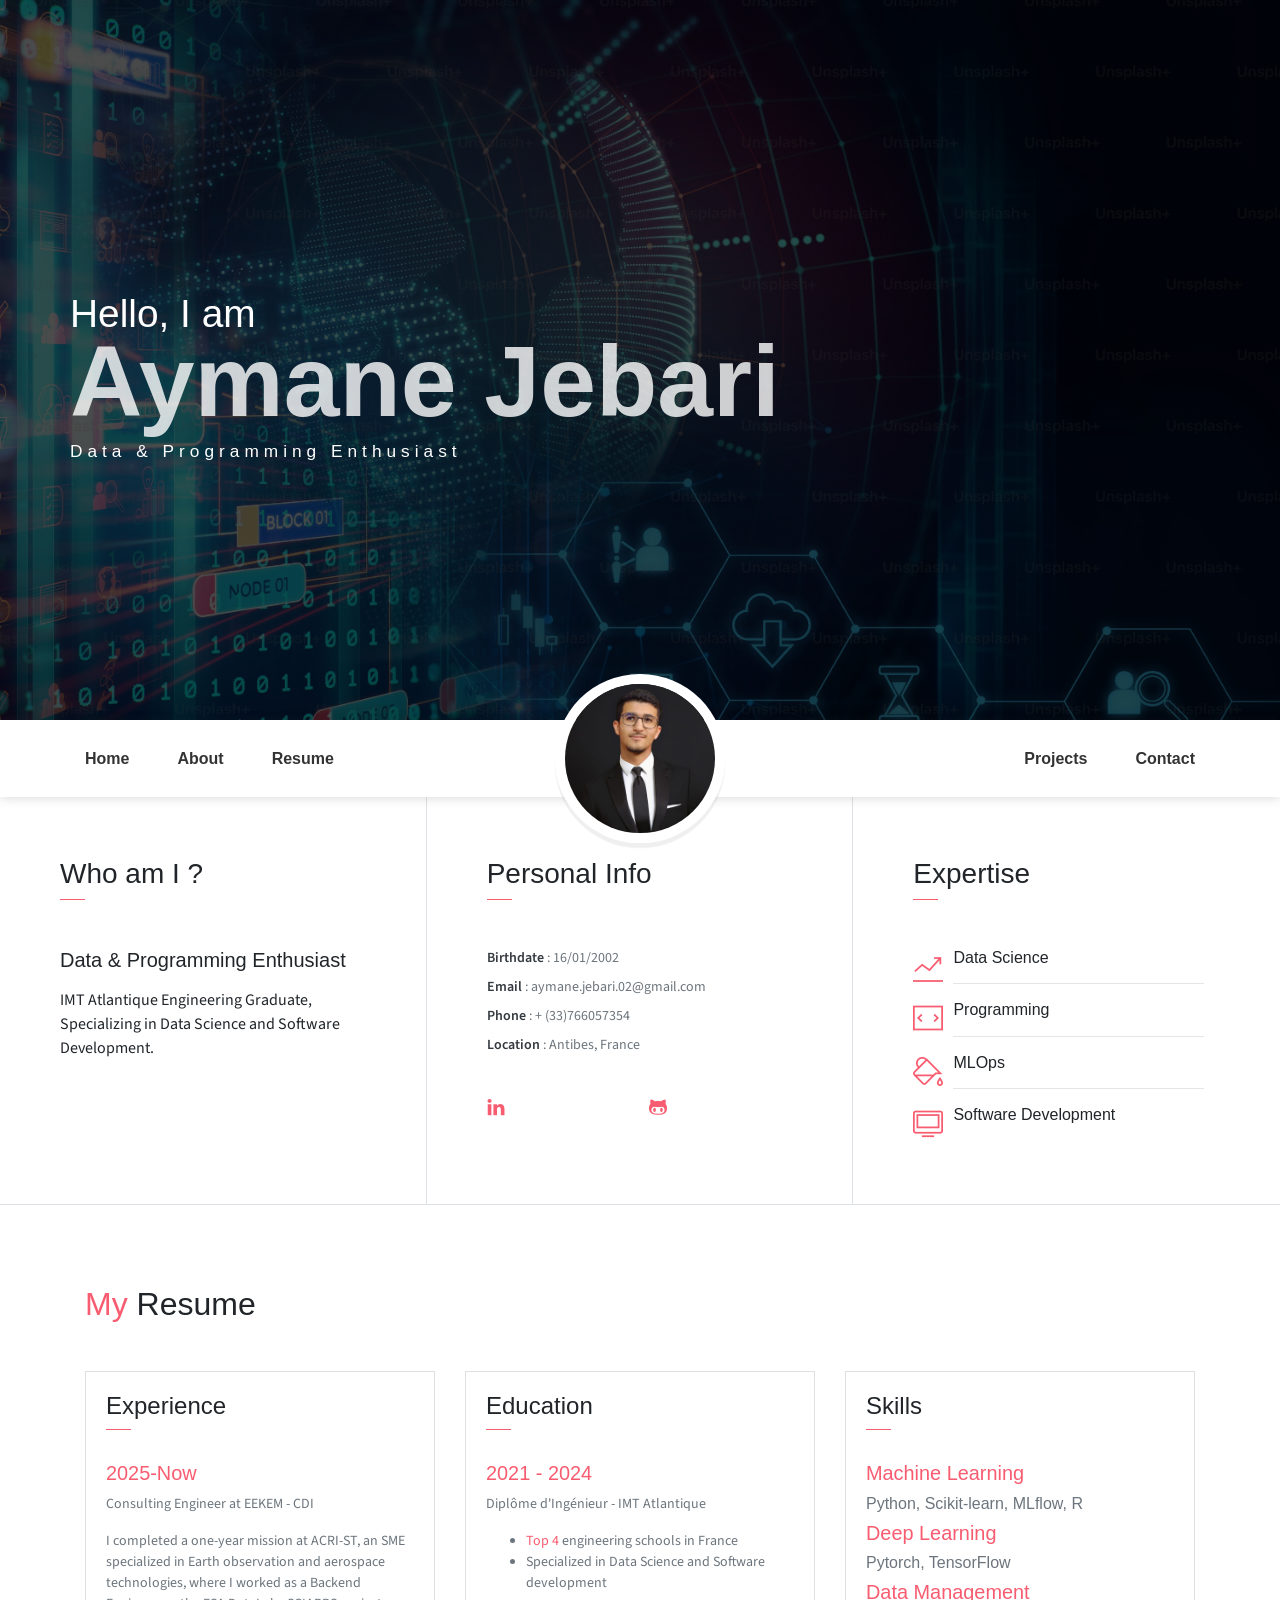
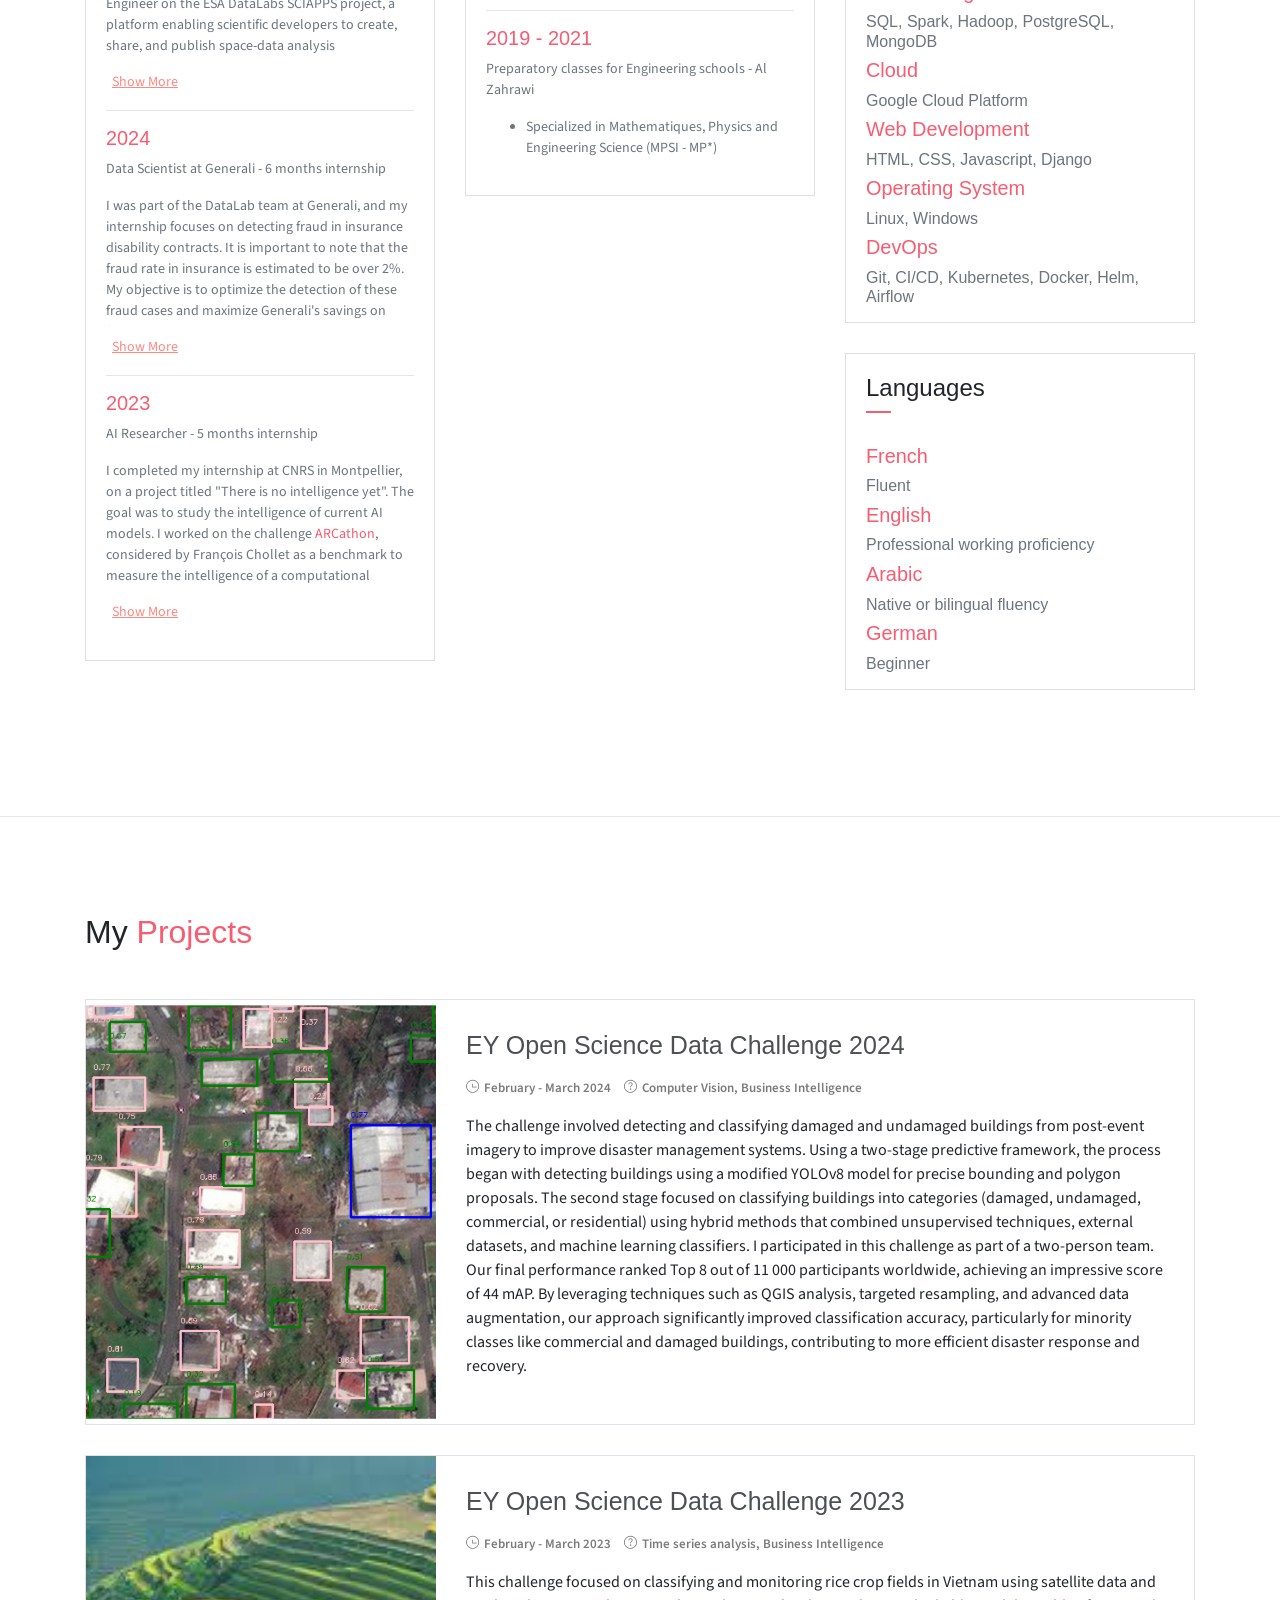
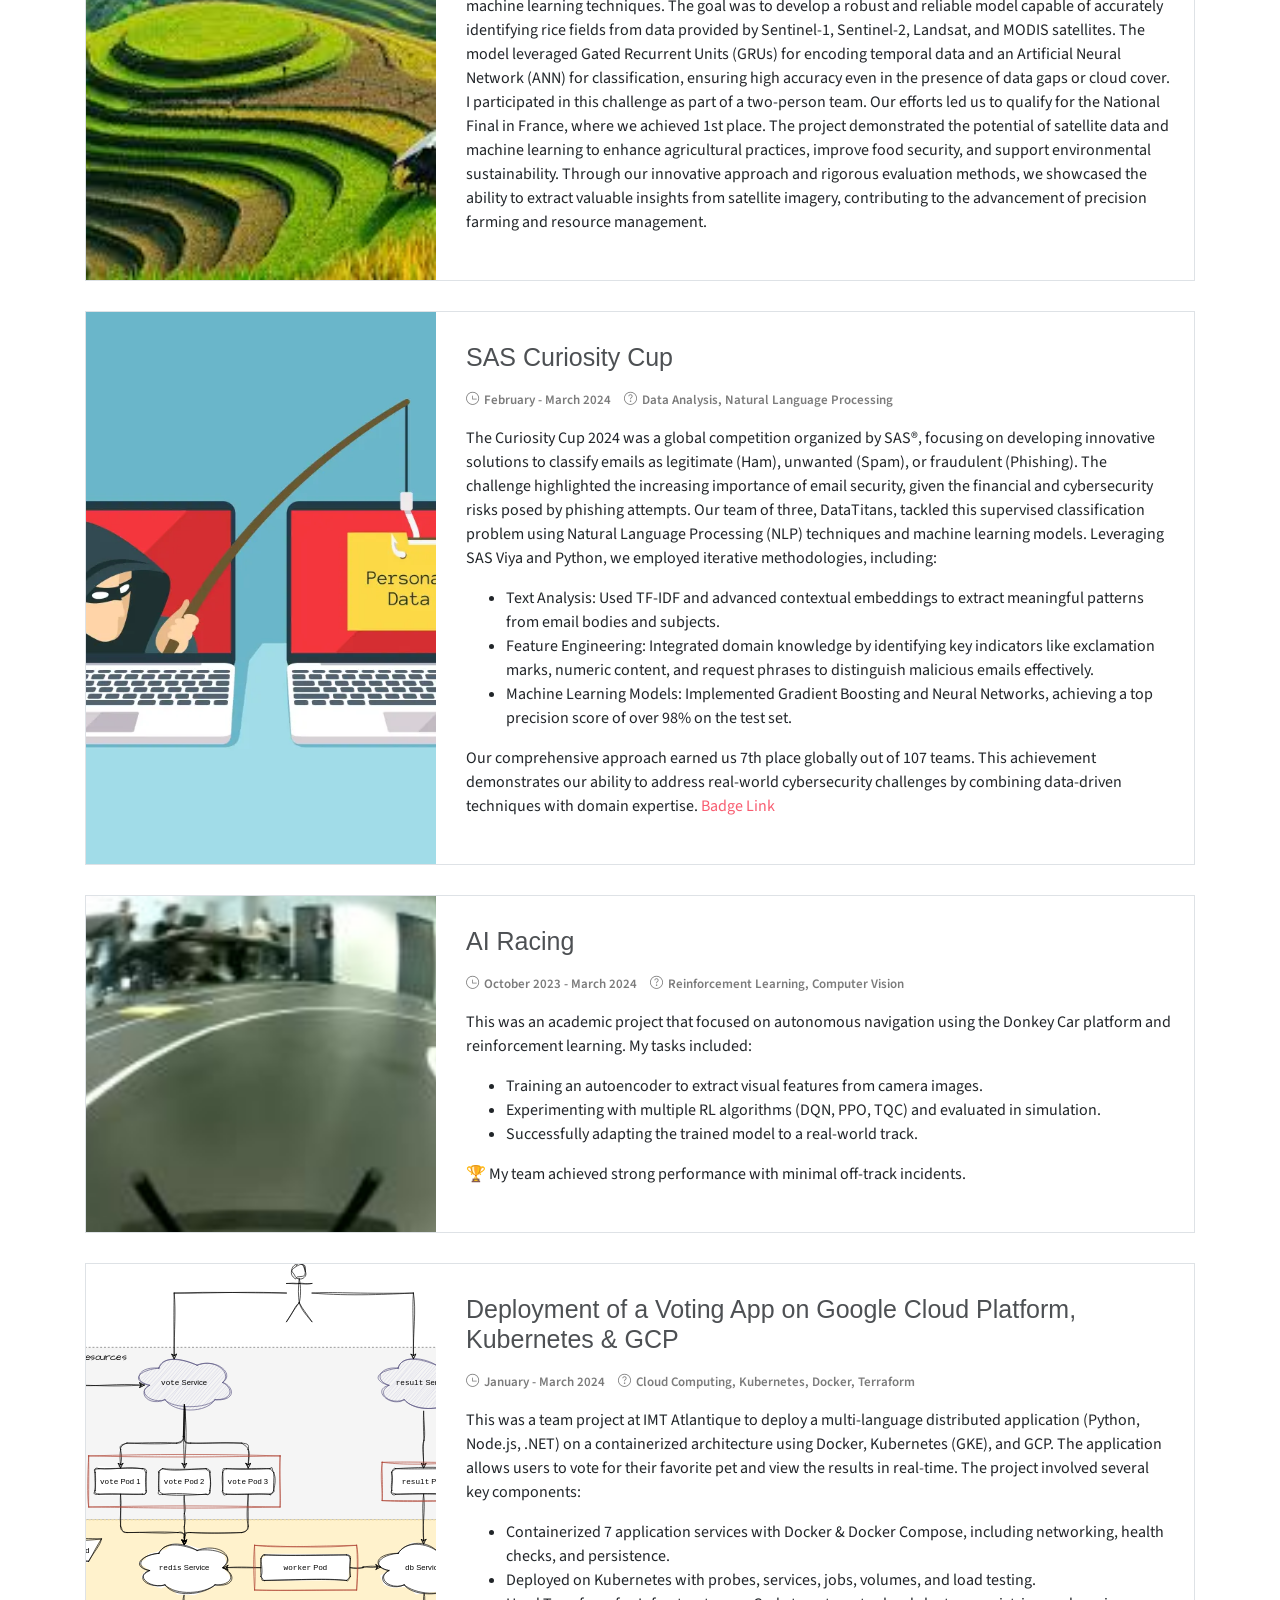
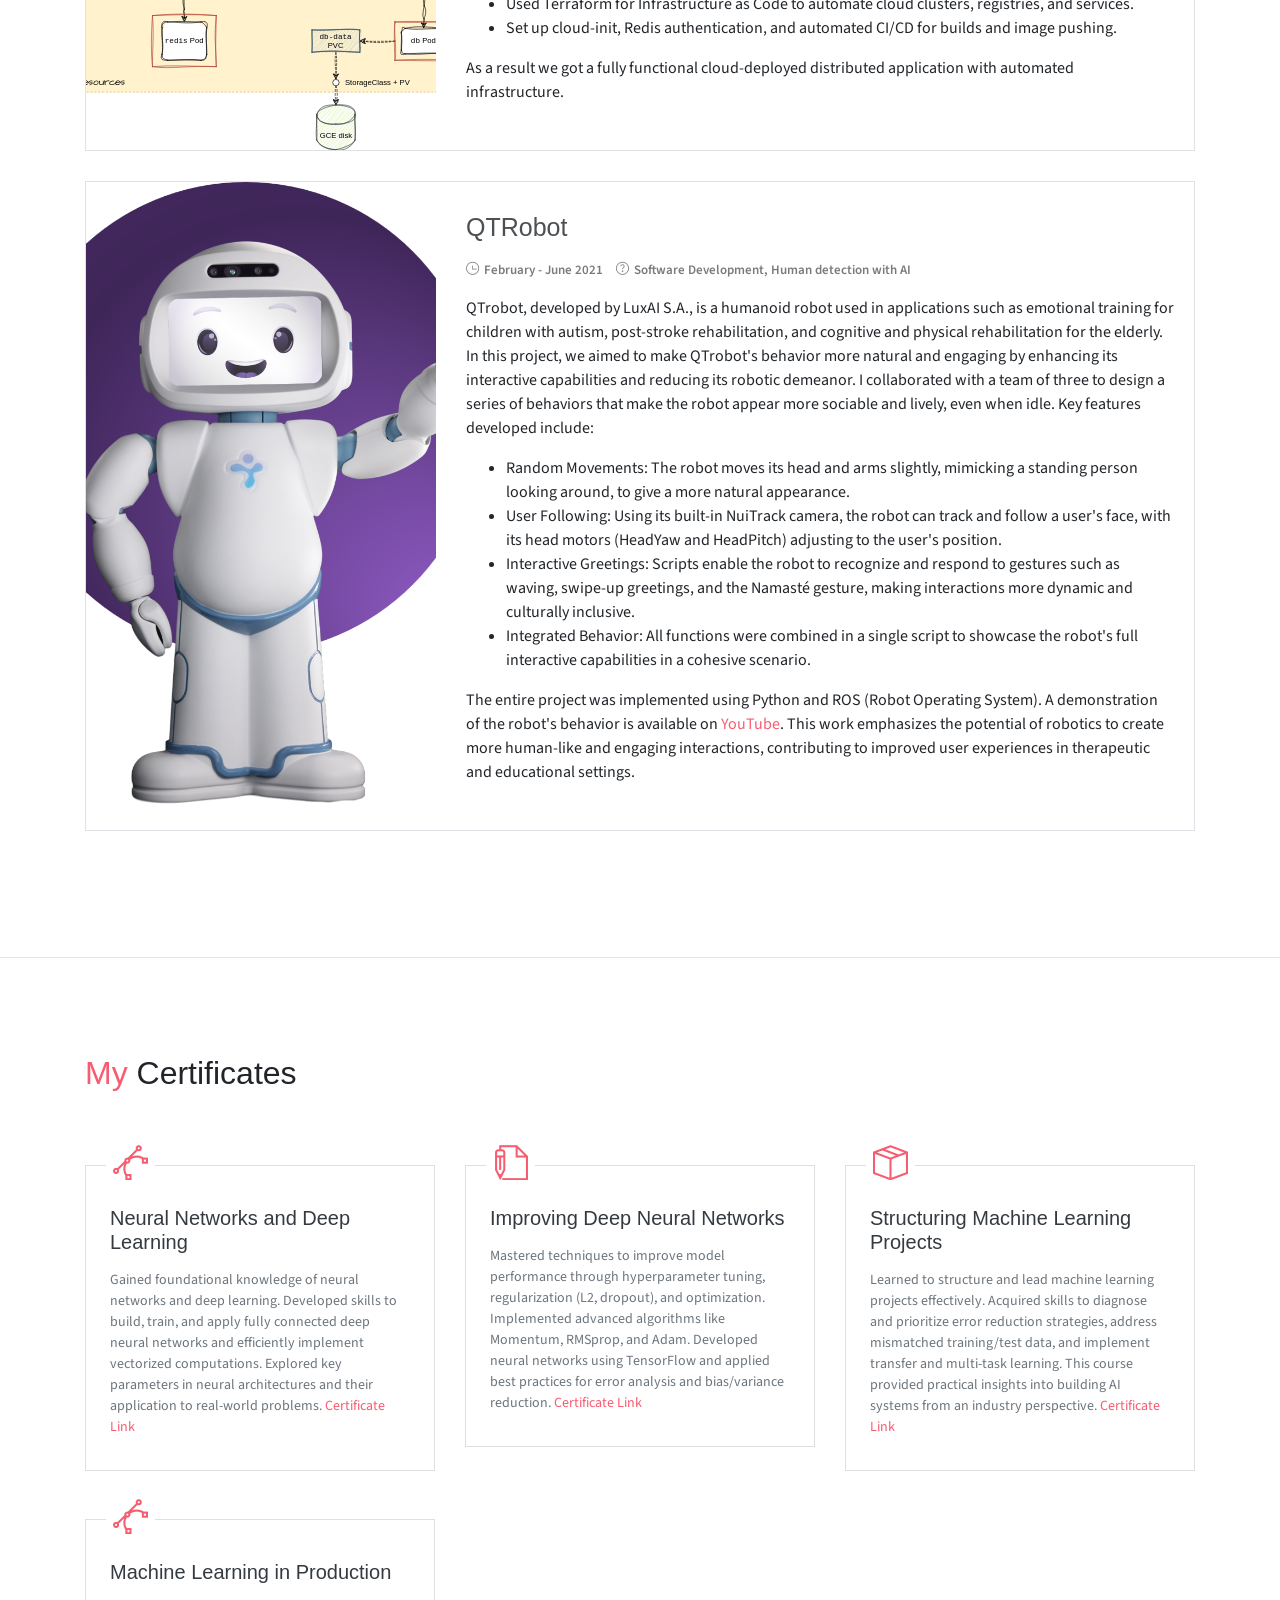
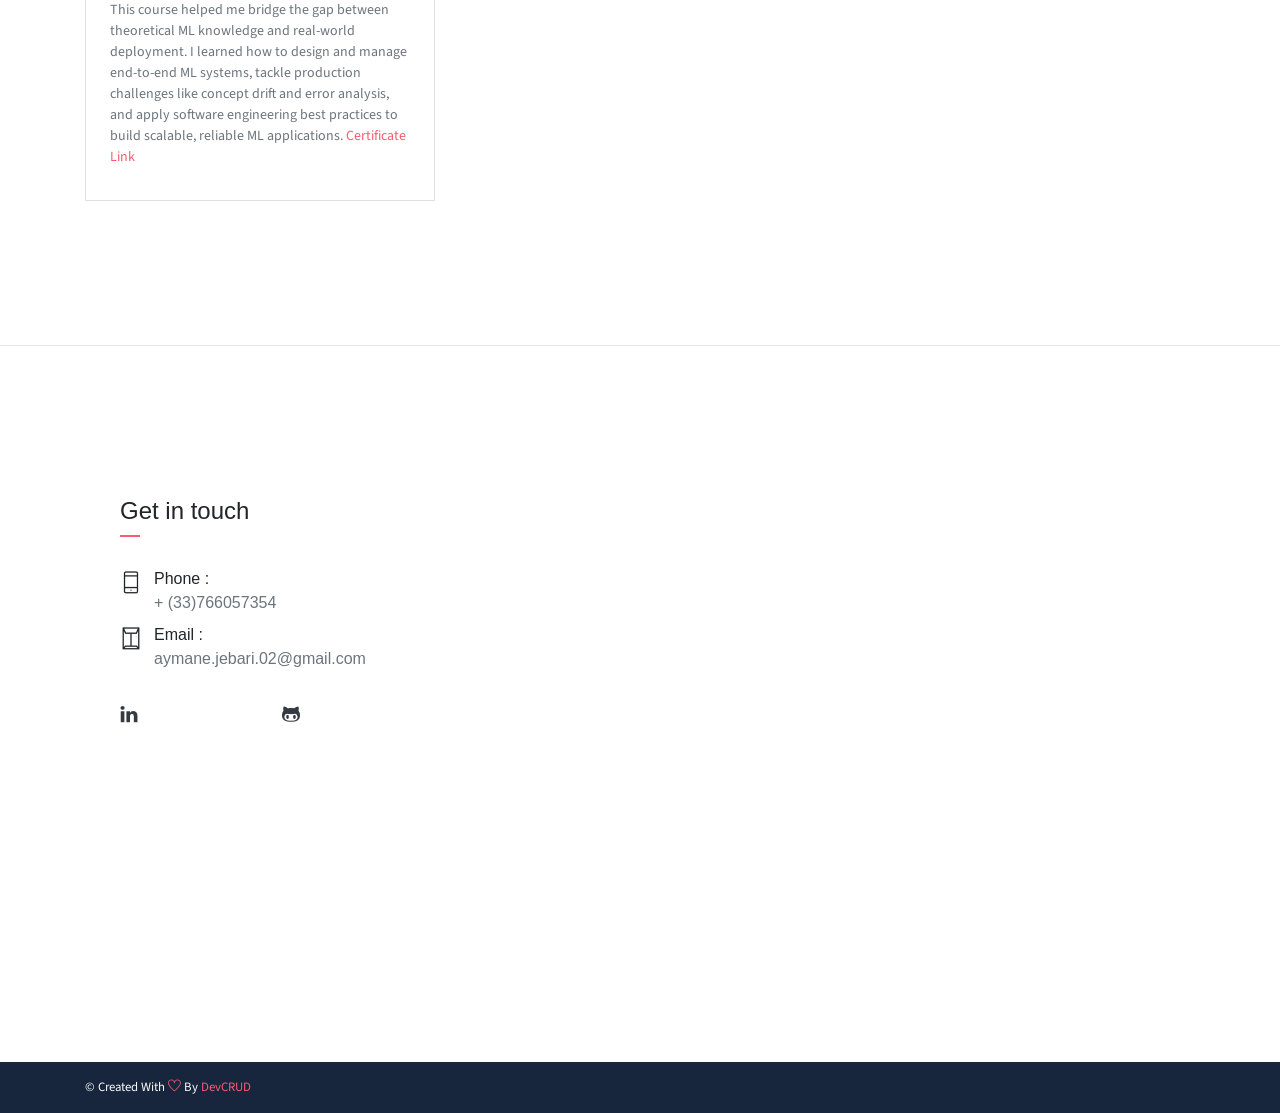
<file: index.html>
<!DOCTYPE html>
<html lang="en">
<head>
    <meta charset="utf-8">
    <meta name="viewport" content="width=device-width, initial-scale=1, shrink-to-fit=no">
    <meta name="description" content="Start your development with JohnDoe landing page.">
    <meta name="author" content="Devcrud">
    <title>Aymane Jebari</title>
    <!-- font icons -->
    <link rel="stylesheet" href="assets/vendors/themify-icons/css/themify-icons.css">
    <!-- Bootstrap + JohnDoe main styles -->
    <link rel="stylesheet" href="assets/css/johndoe.css">
</head>
<body data-spy="scroll" data-target=".navbar" data-offset="40" id="home">

    <div data-include="partials/header.html"></div>
    <div data-include="partials/navbar.html"></div>
    <div data-include="partials/about.html"></div>
    <div data-include="partials/resume.html"></div>
    <div data-include="partials/projects.html"></div>
    <div data-include="partials/certificates.html"></div>
    <div data-include="partials/contact.html"></div>
    <div data-include="partials/footer.html"></div>

    <script>
    (async function () {
        const includes = document.querySelectorAll('[data-include]');
        await Promise.all([...includes].map(async function (el) {
            try {
                const res = await fetch(el.dataset.include);
                el.innerHTML = await res.text();
            } catch (e) {
                console.error('Failed to load partial:', el.dataset.include);
            }
        }));

        function loadScript(src) {
            return new Promise(function (resolve, reject) {
                var s = document.createElement('script');
                s.src = src;
                s.onload = resolve;
                s.onerror = reject;
                document.body.appendChild(s);
            });
        }

        await loadScript('assets/vendors/jquery/jquery-3.4.1.js');
        await loadScript('assets/vendors/bootstrap/bootstrap.bundle.js');
        await loadScript('assets/vendors/bootstrap/bootstrap.affix.js');
        await loadScript('assets/vendors/isotope/isotope.pkgd.js');
        await loadScript('assets/js/johndoe.js');
    })();
    </script>
<script data-goatcounter="https://aymanjeb.goatcounter.com/count"
        async src="//gc.zgo.at/count.js"></script>
</body>
</html>
</file>
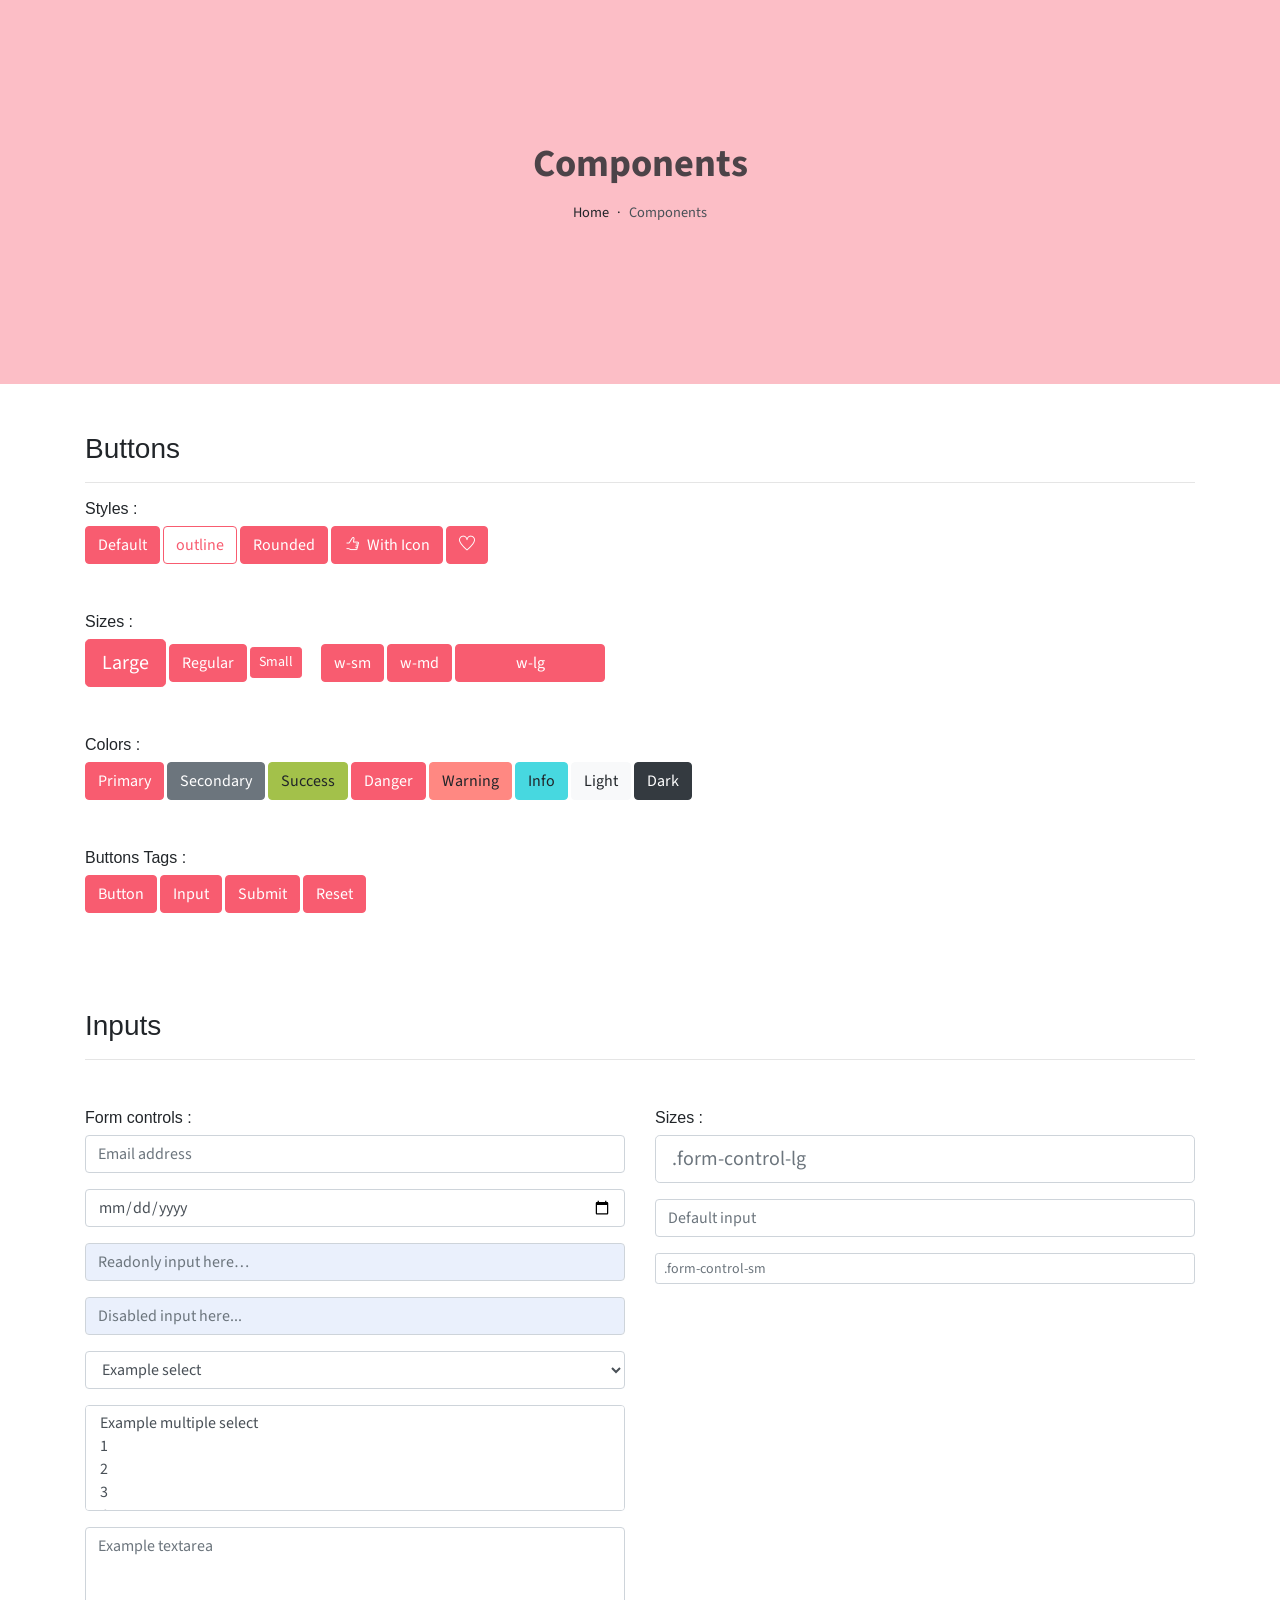
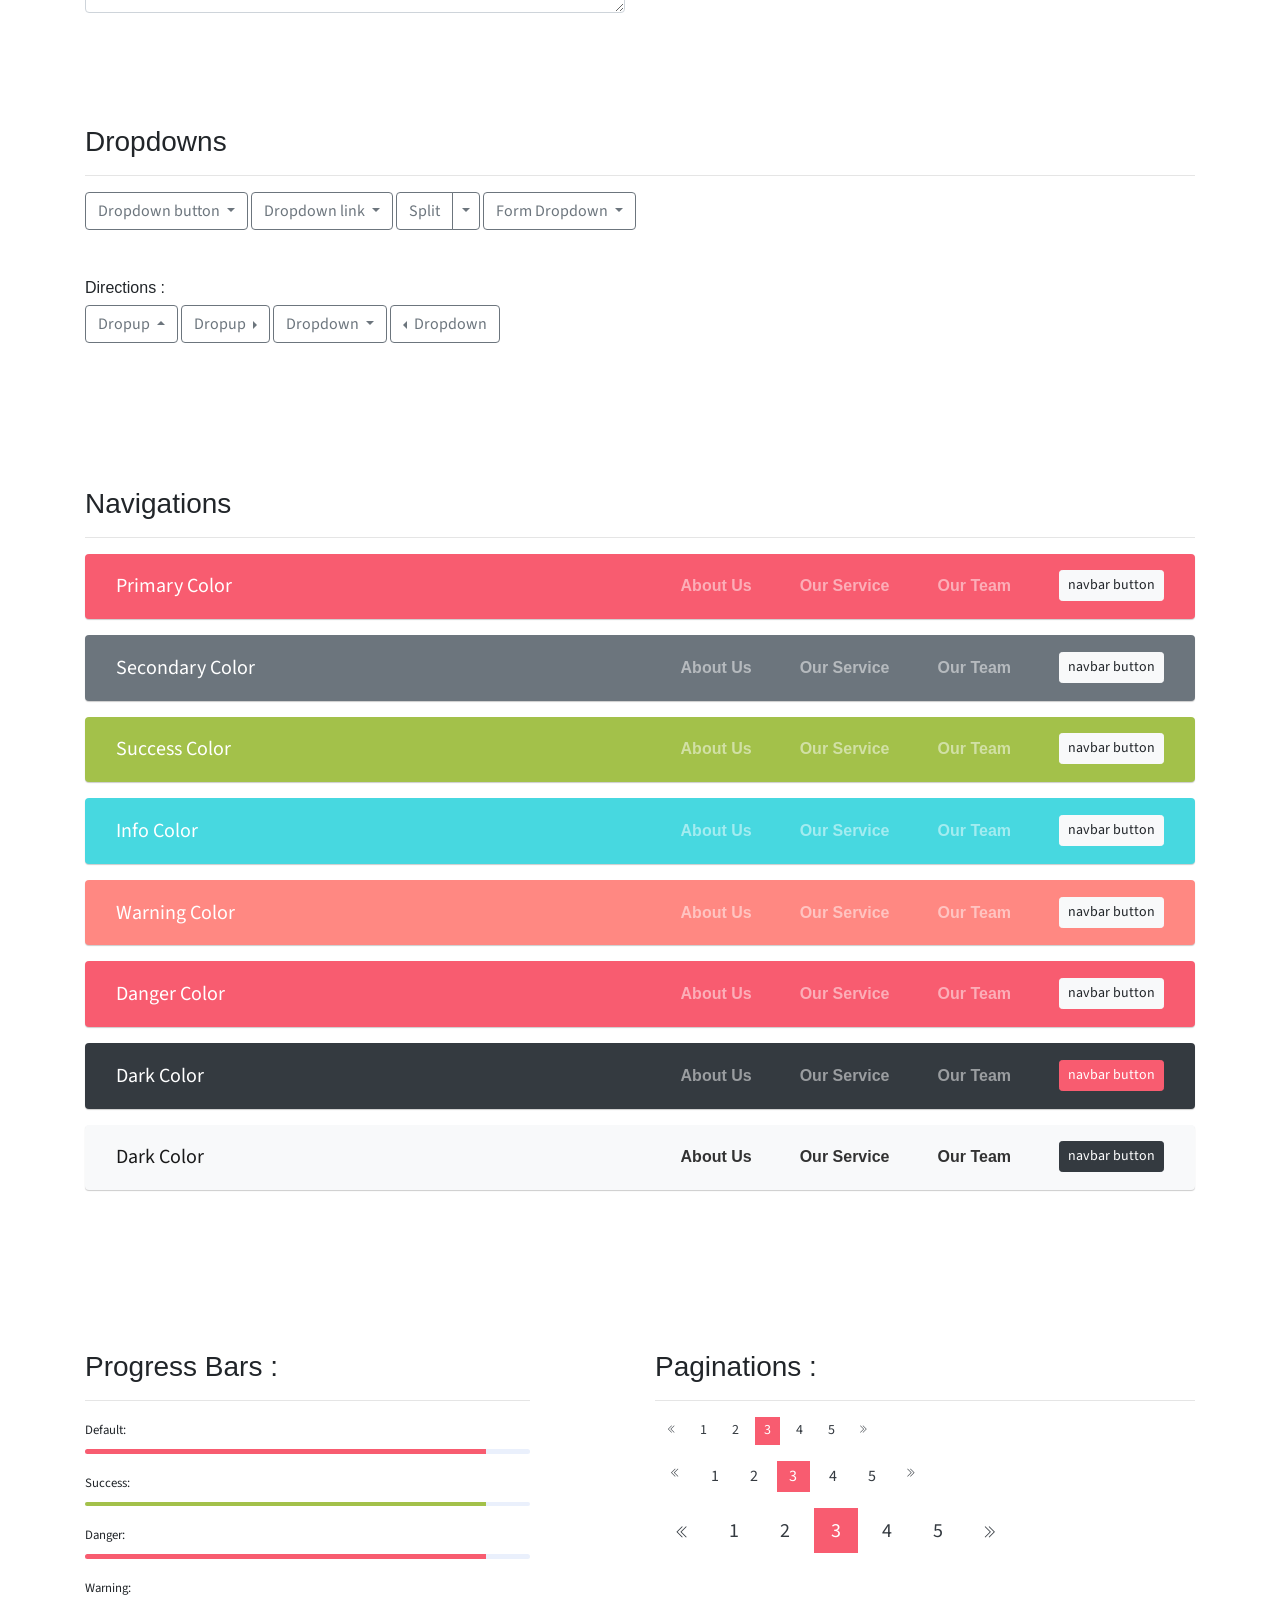
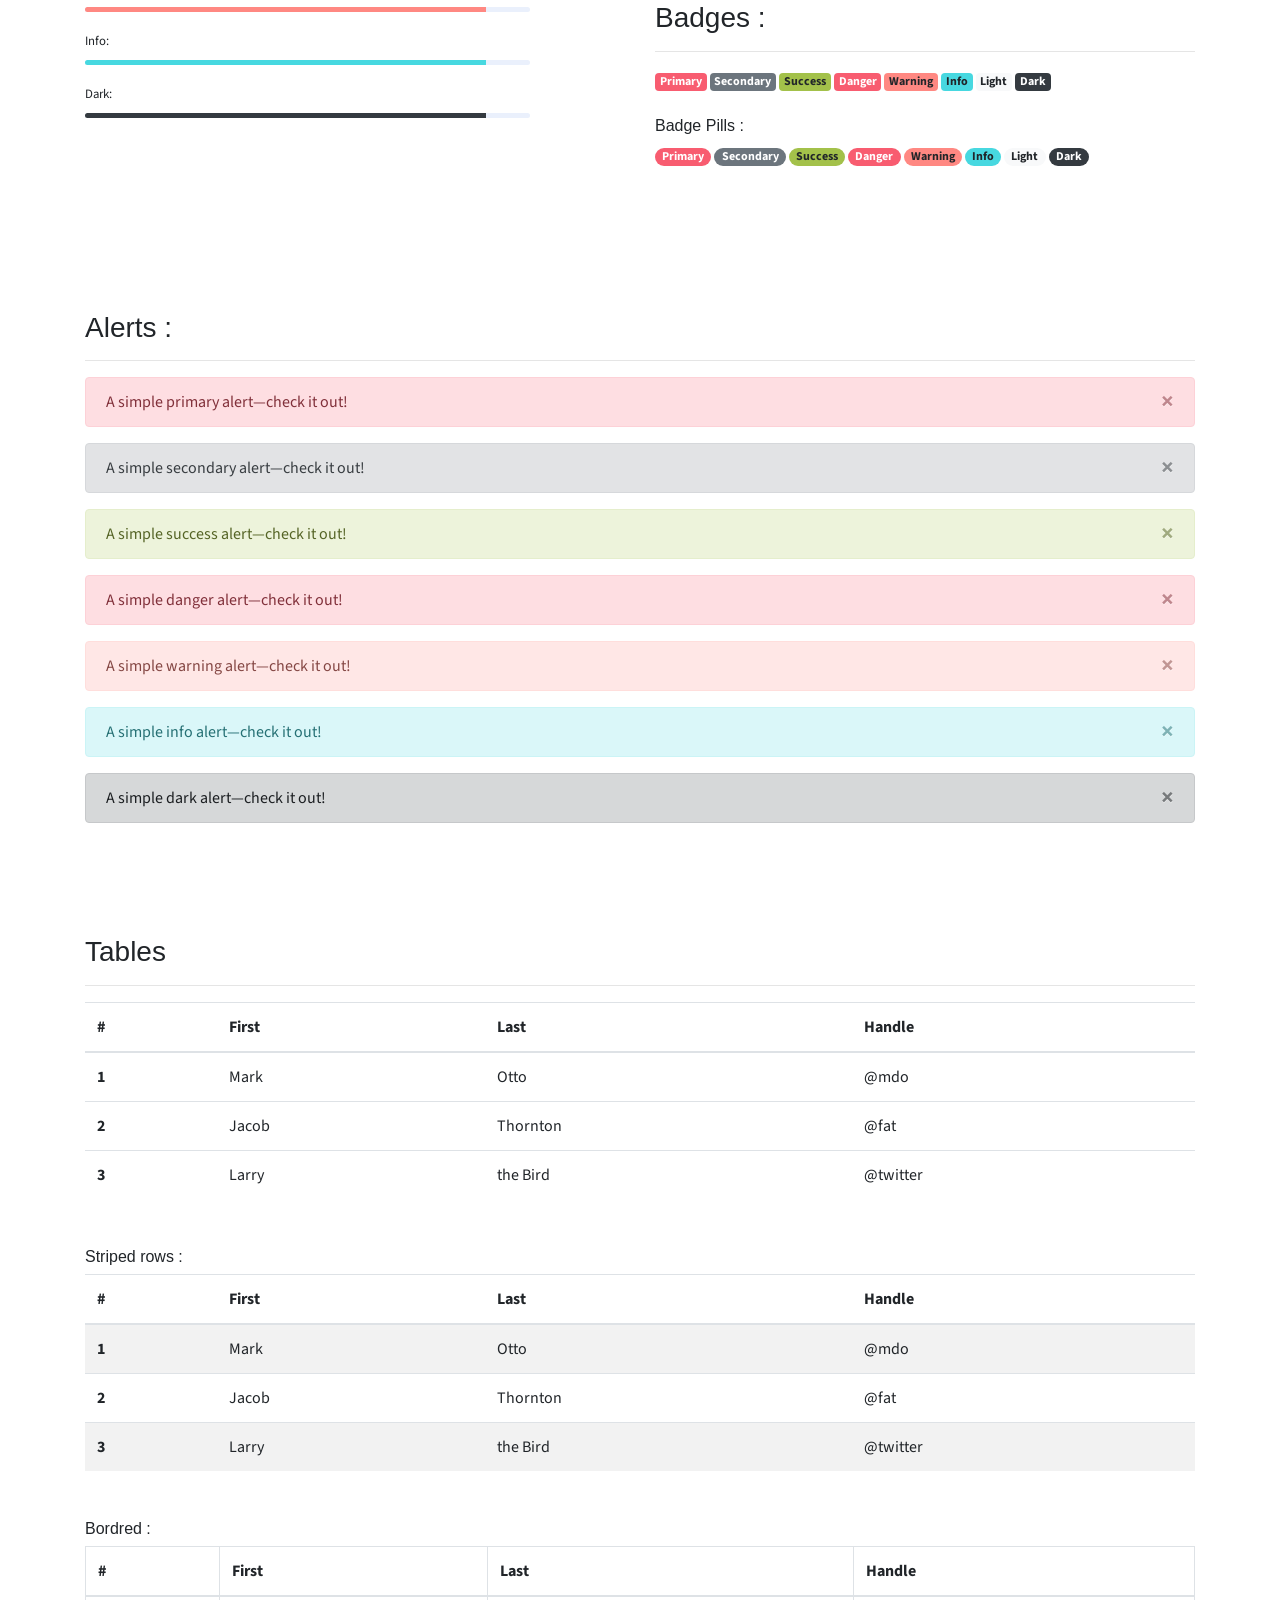
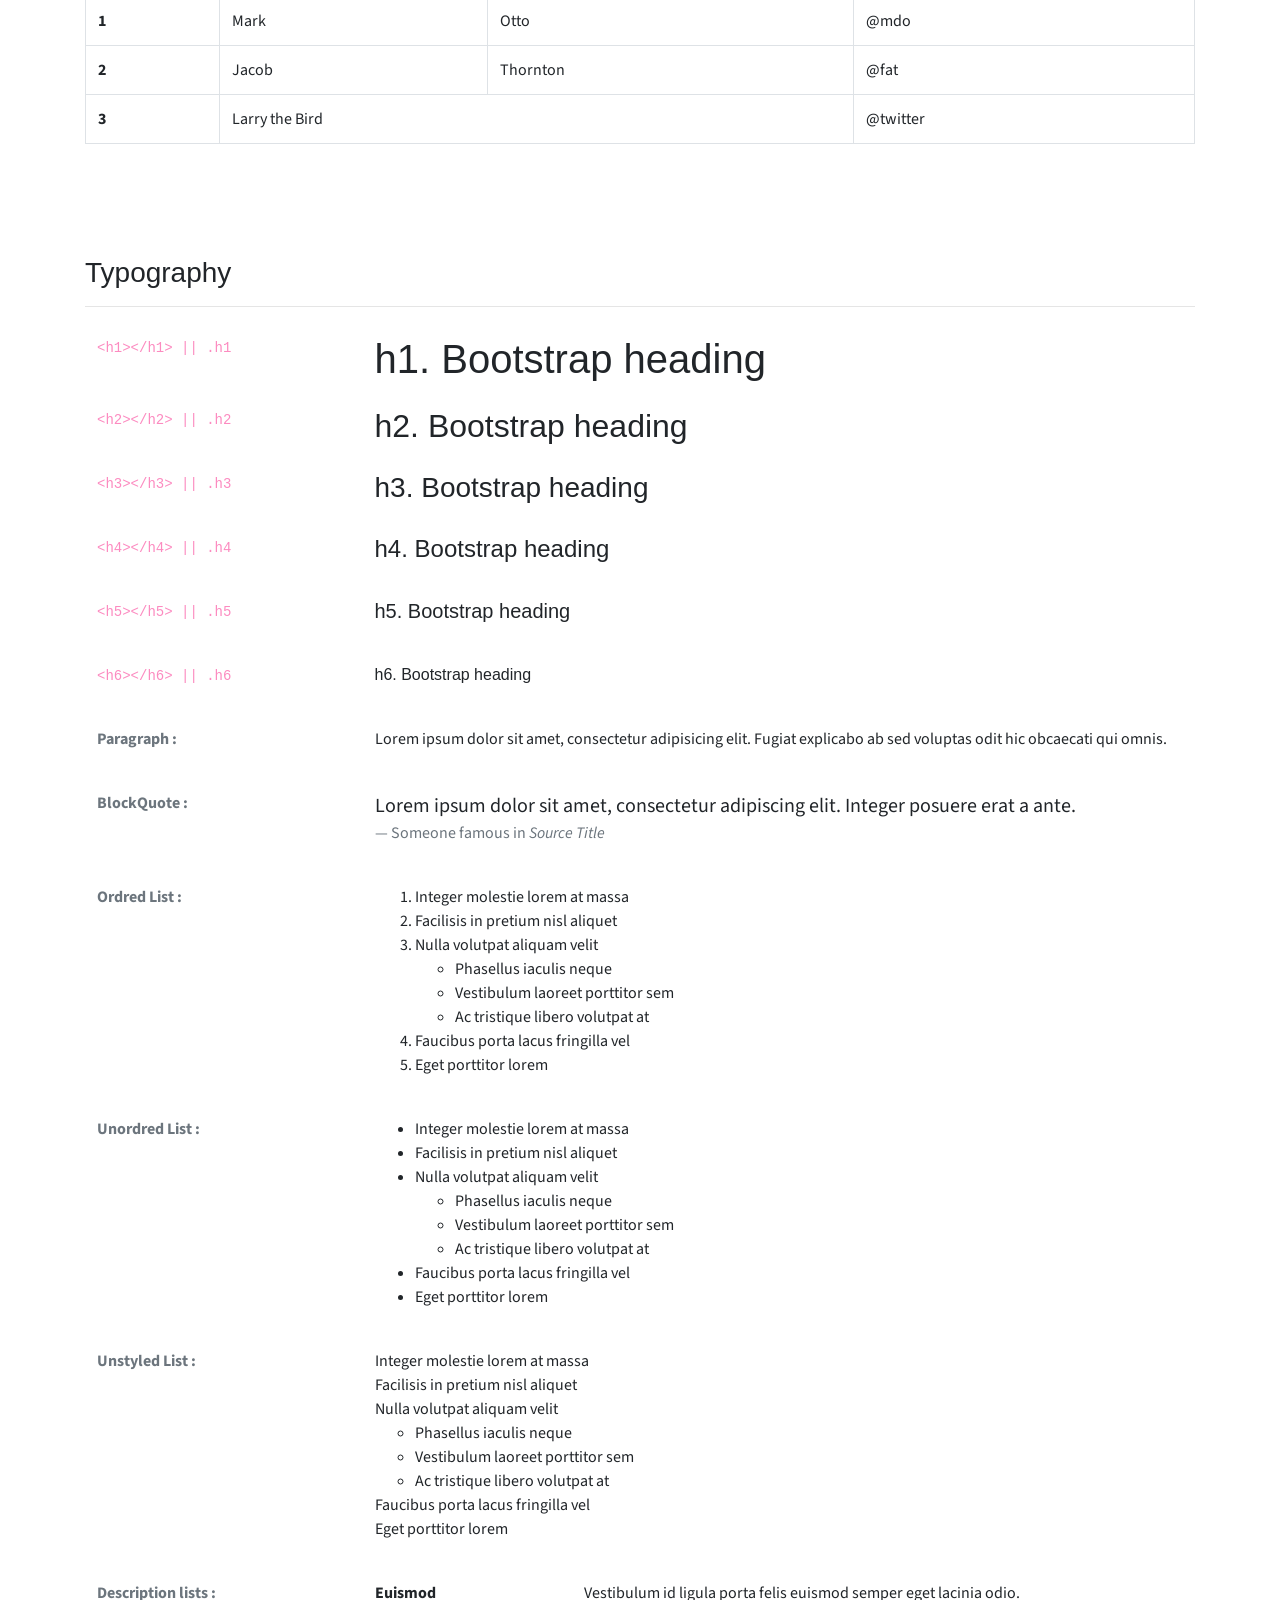
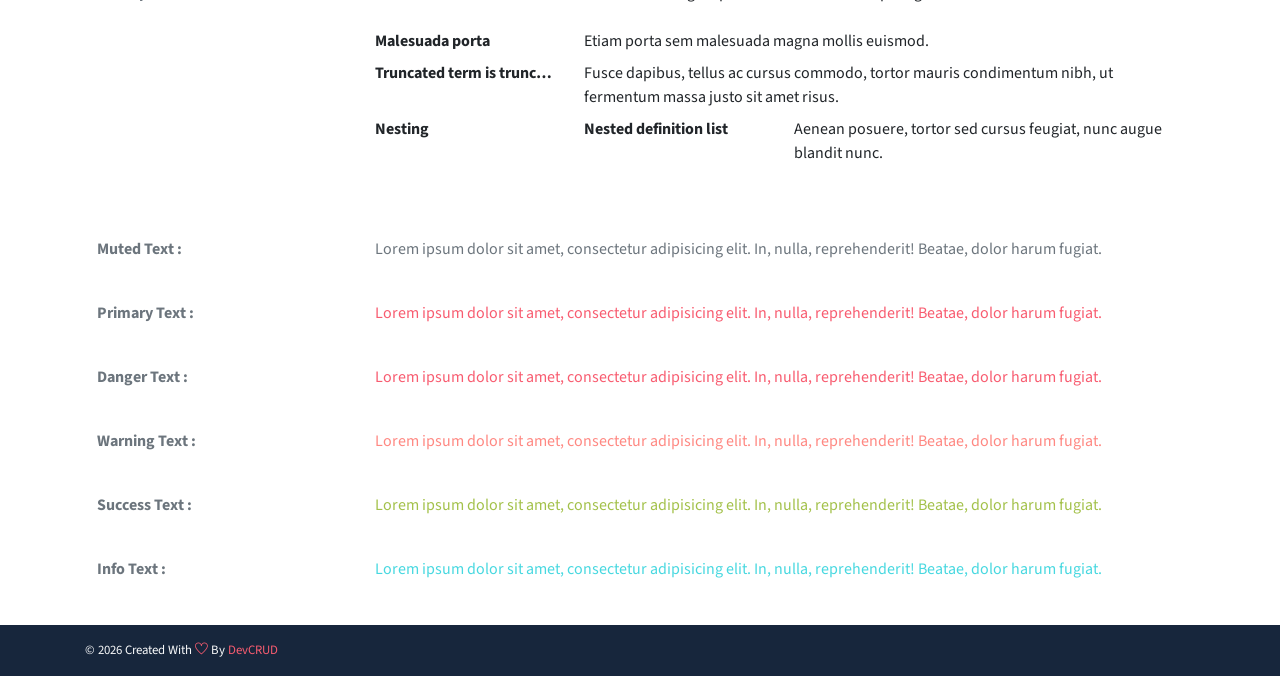
<file: components.html>
<!DOCTYPE html>
<html lang="en">
<head>
   <meta charset="utf-8">
   <meta name="viewport" content="width=device-width, initial-scale=1, shrink-to-fit=no">
   <meta name="description" content="Start your development with JohnDoe landing page.">
   <meta name="author" content="Devcrud">
   <title>JohnDoe Landing page | Components</title>
   <link rel="icon" href="assets/imgs/favicon.png" type="image/png">
   <!-- font icons -->
   <link rel="stylesheet" href="assets/vendors/themify-icons/css/themify-icons.css">
   <!-- Bootstrap + Steller  -->
   <link rel="stylesheet" href="assets/css/johndoe.css">
</head>
<body>

   <!-- Page Header -->
   <header class="header header-mini"> 
      <div class="header-title">Components</div> 
      <nav aria-label="breadcrumb">
         <ol class="breadcrumb">
            <li class="breadcrumb-item"><a href="/">Home</a></li>
            <li class="breadcrumb-item active" aria-current="page">Components</li>
         </ol>
      </nav>
   </header> <!-- End Of Page Header -->

   <!-- main content -->
   <div class="container">

      <!-- Buttons -->
      <h3 class="mt-5">Buttons</h3>
      <hr>
      <h6 class="section-secondary-title">Styles :</h6>
      <button class="btn btn-primary">Default</button>
      <button class="btn btn-outline-primary">outline</button>
      <button class="btn btn-primary rounded">Rounded</button>
      <button class="btn btn-primary rounded"><i class="ti-thumb-up pr-1"></i> With Icon</button>
      <button class="btn btn-primary circle"><i class="ti-heart"></i></button>

      <h6 class="section-secondary-title mt-5">Sizes :</h6>
      <button class="btn btn-primary btn-lg">Large</button>
      <button class="btn btn-primary ">Regular</button>
      <button class="btn btn-primary btn-sm">Small</button>
      <button class="btn btn-primary w-sm ml-3">w-sm</button>
      <button class="btn btn-primary w-md">w-md</button>
      <button class="btn btn-primary w-lg">w-lg</button>

      <h6 class="section-secondary-title mt-5">Colors :</h6>          
      <button type="button" class="btn btn-primary">Primary</button>
      <button type="button" class="btn btn-secondary">Secondary</button>
      <button type="button" class="btn btn-success">Success</button>
      <button type="button" class="btn btn-danger">Danger</button>
      <button type="button" class="btn btn-warning">Warning</button>
      <button type="button" class="btn btn-info">Info</button>
      <button type="button" class="btn btn-light">Light</button>
      <button type="button" class="btn btn-dark">Dark</button>

      <h6 class="section-secondary-title mt-5">Buttons Tags :</h6>
      <button class="btn btn-primary" type="submit">Button</button>
      <input class="btn btn-primary" type="button" value="Input">
      <input class="btn btn-primary" type="submit" value="Submit">
      <input class="btn btn-primary" type="reset" value="Reset">
      
      <!-- devider -->
      <div class="py-5"></div>

      <!-- Inputs -->
      <h3>Inputs</h3>
      <hr>
      <div class="row mt-5">
         <div class="col-md-6">
            <h6 class="section-secondary-title">Form controls :</h6>        
            <div class="form-group">
               <input type="email" class="form-control" id="exampleFormControlInput1" placeholder="Email address">
            </div>
            <div class="form-group">
               <input type="date" class="form-control" id="exampleFormControlInput1" placeholder="Date">
            </div>
            <div class="form-group">
               <input class="form-control" type="text" placeholder="Readonly input here…" readonly>
            </div>
            <div class="form-group">
               <input class="form-control" id="disabledInput" type="text" placeholder="Disabled input here..." disabled>
            </div>
            <div class="form-group">
               <select class="form-control" id="exampleFormControlSelect1">
                  <option>Example select</option>
                  <option>1</option>
                  <option>2</option>
                  <option>3</option>
                  <option>4</option>
                  <option>5</option>
               </select>
            </div>
            <div class="form-group">
               <select multiple class="form-control" id="exampleFormControlSelect2">
                  <option>Example multiple select</option>
                  <option>1</option>
                  <option>2</option>
                  <option>3</option>
                  <option>4</option>
                  <option>5</option>
               </select>
            </div>
            <div class="form-group">
               <textarea class="form-control" id="exampleFormControlTextarea1" rows="3" placeholder="Example textarea"></textarea>
            </div>
         </div>
         <div class="col-md-6">
            <h6 class="section-secondary-title">Sizes :</h6>    
            <div class="form-group">
               <input class="form-control form-control-lg" type="text" placeholder=".form-control-lg">             
            </div>
            <div class="form-group">
               <input class="form-control" type="text" placeholder="Default input">
            </div>
            <div class="form-group">
               <input class="form-control form-control-sm" type="text" placeholder=".form-control-sm"> 
            </div>
         </div>
      </div> <!-- end of inputs -->   

      <!-- devider -->
      <div class="py-5"></div>             

      <!-- Dropdowns -->
      <h3 class="components-section-title font-weight-normal">Dropdowns</h3>
      <hr>
      <div class="dropdown d-inline-block">
         <button class="btn btn-outline-secondary dropdown-toggle" type="button" id="dropdownMenuButton" data-toggle="dropdown" aria-haspopup="true" aria-expanded="false">
         Dropdown button
         </button>
         <div class="dropdown-menu" aria-labelledby="dropdownMenuButton">
         <a class="dropdown-item" href="#">Action</a>
         <a class="dropdown-item" href="#">Another action</a>
         <a class="dropdown-item" href="#">Something else here</a>
         </div>
      </div>
      <div class="dropdown d-inline-block">
         <a class="btn btn-outline-secondary dropdown-toggle" href="#" role="button" id="dropdownMenuLink" data-toggle="dropdown" aria-haspopup="true" aria-expanded="false">
            Dropdown link
         </a>
         <div class="dropdown-menu" aria-labelledby="dropdownMenuLink">
            <a class="dropdown-item" href="#">Action</a>
            <a class="dropdown-item" href="#">Another action</a>
            <a class="dropdown-item" href="#">Something else here</a>
         </div>
      </div>
      <div class="btn-group">
         <button type="button" class="btn btn-outline-secondary">Split</button>
         <button type="button" class="btn btn-outline-secondary dropdown-toggle dropdown-toggle-split" data-toggle="dropdown" aria-haspopup="true" aria-expanded="false">
         <span class="sr-only">Toggle Dropdown</span>
         </button>
         <div class="dropdown-menu">
            <a class="dropdown-item" href="#">Action</a>
            <a class="dropdown-item" href="#">Another action</a>
            <a class="dropdown-item" href="#">Something else here</a>
            <div class="dropdown-divider"></div>
            <a class="dropdown-item" href="#">Separated link</a>
         </div>
      </div>
      <div class="btn-group">
         <button class="btn btn-outline-secondary dropdown-toggle" type="button" id="dropdownMenuButton" data-toggle="dropdown" aria-haspopup="true" aria-expanded="false">
            Form Dropdown
         </button>
         <div class="dropdown-menu form">
            <form class="px-4 py-3">
               <div class="form-group">
                  <input type="email" class="form-control" id="exampleDropdownFormEmail1" placeholder="email@example.com">
               </div>
               <div class="form-group">
                  <input type="password" class="form-control" id="exampleDropdownFormPassword1" placeholder="Password">
               </div>
               <div class="form-check mb-3">
                  <input type="checkbox" class="form-check-input" id="dropdownCheck">
                  <label class="form-check-label" for="dropdownCheck">
                     Remember me
                  </label>
               </div>
               <button type="submit" class="btn btn-primary btn-block">Sign in</button>
            </form>
            <div class="dropdown-divider"></div>
            <a class="dropdown-item" href="#"><small>New around here? Sign up</small></a>
            <a class="dropdown-item" href="#"><small>Forgot password?</small></a>
         </div>
      </div>       
      <h6 class="section-secondary-title mt-5">Directions :</h6>  
      <div class="btn-group dropup">
         <button type="button" class="btn btn-outline-secondary dropdown-toggle" data-toggle="dropdown" aria-haspopup="true" aria-expanded="false">
            Dropup
         </button>
         <div class="dropdown-menu">
            <a class="dropdown-item" href="#">Action</a>
            <a class="dropdown-item" href="#">Another action</a>
            <a class="dropdown-item" href="#">Something else here</a>
            <div class="dropdown-divider"></div>
            <a class="dropdown-item" href="#">Separated link</a>
         </div>
      </div>
      <div class="btn-group dropright">
         <button type="button" class="btn btn-outline-secondary dropdown-toggle" data-toggle="dropdown" aria-haspopup="true" aria-expanded="false">
            Dropup
         </button>
         <div class="dropdown-menu">
            <a class="dropdown-item" href="#">Action</a>
            <a class="dropdown-item" href="#">Another action</a>
            <a class="dropdown-item" href="#">Something else here</a>
            <div class="dropdown-divider"></div>
            <a class="dropdown-item" href="#">Separated link</a>
         </div>
      </div>
      <div class="btn-group">
         <button type="button" class="btn btn-outline-secondary dropdown-toggle" data-toggle="dropdown" aria-haspopup="true" aria-expanded="false">
            Dropdown
         </button>
         <div class="dropdown-menu">
            <a class="dropdown-item" href="#">Action</a>
            <a class="dropdown-item" href="#">Another action</a>
            <a class="dropdown-item" href="#">Something else here</a>
            <div class="dropdown-divider"></div>
            <a class="dropdown-item" href="#">Separated link</a>
         </div>
      </div>
      <div class="btn-group dropleft">
         <button type="button" class="btn btn-outline-secondary dropdown-toggle" data-toggle="dropdown" aria-haspopup="true" aria-expanded="false">
            Dropdown
         </button>
         <div class="dropdown-menu">
            <a class="dropdown-item" href="#">Action</a>
            <a class="dropdown-item" href="#">Another action</a>
            <a class="dropdown-item" href="#">Something else here</a>
            <div class="dropdown-divider"></div>
            <a class="dropdown-item" href="#">Separated link</a>
         </div>
      </div> <!-- end of Dropdowns -->  

      <!-- devider -->
      <div class="py-5"></div>   

      <!-- navbars -->
      <h3 class="components-section-title font-weight-normal mt-5">Navigations</h3>
      <hr>
      <nav class="navbar navbar-expand-sm navbar-dark bg-primary rounded shadow mb-3">
         <div class="container">
            <a class="navbar-brand" href="#">Primary Color</a>
            <button class="navbar-toggler ml-auto" type="button" data-toggle="collapse" data-target="#navbarSupportedContent" aria-controls="navbarSupportedContent" aria-expanded="false" aria-label="Toggle navigation">
            <span class="navbar-toggler-icon"></span>
            </button>
            <div class="collapse navbar-collapse" id="navbarSupportedContent">
               <ul class="navbar-nav ml-auto"> 
                  <li class="nav-item">
                     <a class="nav-link" href="#about">About Us</a>
                  </li>
                  <li class="nav-item">
                     <a class="nav-link" href="#service">Our Service</a>
                  </li>
                  <li class="nav-item">
                     <a class="nav-link" href="#team">Our Team</a>
                  </li>
                  <li class="nav-item">
                     <a href="#book-table" class="ml-4 mt-1 btn btn-light btn-sm">navbar button</a>
                  </li>
               </ul>                       
            </div>
         </div>
      </nav>
      <nav class="navbar navbar-expand-sm navbar-dark bg-secondary rounded shadow mb-3">
         <div class="container">
            <a class="navbar-brand" href="#">Secondary Color</a>
            <button class="navbar-toggler ml-auto" type="button" data-toggle="collapse" data-target="#navbarSupportedContent" aria-controls="navbarSupportedContent" aria-expanded="false" aria-label="Toggle navigation">
            <span class="navbar-toggler-icon"></span>
            </button>
            <div class="collapse navbar-collapse" id="navbarSupportedContent">
               <ul class="navbar-nav ml-auto"> 
                  <li class="nav-item">
                     <a class="nav-link" href="#about">About Us</a>
                  </li>
                  <li class="nav-item">
                     <a class="nav-link" href="#service">Our Service</a>
                  </li>
                  <li class="nav-item">
                     <a class="nav-link" href="#team">Our Team</a>
                  </li>
                  <li class="nav-item">
                     <a href="#book-table" class="ml-4 mt-1 btn btn-light btn-sm">navbar button</a>
                  </li>
               </ul>                       
            </div>
         </div>
      </nav>
      <nav class="navbar navbar-expand-sm navbar-dark bg-success rounded shadow mb-3">
         <div class="container">
            <a class="navbar-brand" href="#">Success Color</a>
            <button class="navbar-toggler ml-auto" type="button" data-toggle="collapse" data-target="#navbarSupportedContent" aria-controls="navbarSupportedContent" aria-expanded="false" aria-label="Toggle navigation">
            <span class="navbar-toggler-icon"></span>
            </button>
            <div class="collapse navbar-collapse" id="navbarSupportedContent">
               <ul class="navbar-nav ml-auto"> 
                  <li class="nav-item">
                     <a class="nav-link" href="#about">About Us</a>
                  </li>
                  <li class="nav-item">
                     <a class="nav-link" href="#service">Our Service</a>
                  </li>
                  <li class="nav-item">
                     <a class="nav-link" href="#team">Our Team</a>
                  </li>
                  <li class="nav-item">
                     <a href="#book-table" class="ml-4 mt-1 btn btn-light btn-sm">navbar button</a>
                  </li>
               </ul>                       
            </div>
         </div>
      </nav>
      <nav class="navbar navbar-expand-sm navbar-dark bg-info rounded shadow mb-3">
         <div class="container">
            <a class="navbar-brand" href="#">Info Color</a>
            <button class="navbar-toggler ml-auto" type="button" data-toggle="collapse" data-target="#navbarSupportedContent" aria-controls="navbarSupportedContent" aria-expanded="false" aria-label="Toggle navigation">
            <span class="navbar-toggler-icon"></span>
            </button>
            <div class="collapse navbar-collapse" id="navbarSupportedContent">
               <ul class="navbar-nav ml-auto"> 
                  <li class="nav-item">
                     <a class="nav-link" href="#about">About Us</a>
                  </li>
                  <li class="nav-item">
                     <a class="nav-link" href="#service">Our Service</a>
                  </li>
                  <li class="nav-item">
                     <a class="nav-link" href="#team">Our Team</a>
                  </li>
                  <li class="nav-item">
                     <a href="#book-table" class="ml-4 mt-1 btn btn-light btn-sm">navbar button</a>
                  </li>
               </ul>                       
            </div>
         </div>
      </nav>
      <nav class="navbar navbar-expand-sm navbar-dark bg-warning rounded shadow mb-3">
         <div class="container">
            <a class="navbar-brand" href="#">Warning Color</a>
            <button class="navbar-toggler ml-auto" type="button" data-toggle="collapse" data-target="#navbarSupportedContent" aria-controls="navbarSupportedContent" aria-expanded="false" aria-label="Toggle navigation">
            <span class="navbar-toggler-icon"></span>
            </button>
            <div class="collapse navbar-collapse" id="navbarSupportedContent">
               <ul class="navbar-nav ml-auto"> 
                  <li class="nav-item">
                     <a class="nav-link" href="#about">About Us</a>
                  </li>
                  <li class="nav-item">
                     <a class="nav-link" href="#service">Our Service</a>
                  </li>
                  <li class="nav-item">
                     <a class="nav-link" href="#team">Our Team</a>
                  </li>
                  <li class="nav-item">
                     <a href="#book-table" class="ml-4 mt-1 btn btn-light btn-sm">navbar button</a>
                  </li>
               </ul>                       
            </div>
         </div>
      </nav>
      <nav class="navbar navbar-expand-sm navbar-dark bg-danger rounded shadow mb-3">
         <div class="container">
            <a class="navbar-brand" href="#">Danger Color</a>
            <button class="navbar-toggler ml-auto" type="button" data-toggle="collapse" data-target="#navbarSupportedContent" aria-controls="navbarSupportedContent" aria-expanded="false" aria-label="Toggle navigation">
            <span class="navbar-toggler-icon"></span>
            </button>
            <div class="collapse navbar-collapse" id="navbarSupportedContent">
               <ul class="navbar-nav ml-auto"> 
                  <li class="nav-item">
                     <a class="nav-link" href="#about">About Us</a>
                  </li>
                  <li class="nav-item">
                     <a class="nav-link" href="#service">Our Service</a>
                  </li>
                  <li class="nav-item">
                     <a class="nav-link" href="#team">Our Team</a>
                  </li>
                  <li class="nav-item">
                     <a href="#book-table" class="ml-4 mt-1 btn btn-light btn-sm">navbar button</a>
                  </li>
               </ul>                       
            </div>
         </div>
      </nav>
      <nav class="navbar navbar-expand-sm navbar-dark bg-dark rounded shadow mb-3">
         <div class="container">
            <a class="navbar-brand" href="#">Dark Color</a>
            <button class="navbar-toggler ml-auto" type="button" data-toggle="collapse" data-target="#navbarSupportedContent" aria-controls="navbarSupportedContent" aria-expanded="false" aria-label="Toggle navigation">
            <span class="navbar-toggler-icon"></span>
            </button>
            <div class="collapse navbar-collapse" id="navbarSupportedContent">
               <ul class="navbar-nav ml-auto"> 
                  <li class="nav-item">
                     <a class="nav-link" href="#about">About Us</a>
                  </li>
                  <li class="nav-item">
                     <a class="nav-link" href="#service">Our Service</a>
                  </li>
                  <li class="nav-item">
                     <a class="nav-link" href="#team">Our Team</a>
                  </li>
                  <li class="nav-item">
                     <a href="#book-table" class="ml-4 mt-1 btn btn-primary btn-sm">navbar button</a>
                  </li>
               </ul>                       
            </div>
         </div>
      </nav>
      <nav class="navbar navbar-expand-sm navbar-light bg-light rounded shadow mb-3">
         <div class="container">
            <a class="navbar-brand" href="#">Dark Color</a>
            <button class="navbar-toggler ml-auto" type="button" data-toggle="collapse" data-target="#navbarSupportedContent" aria-controls="navbarSupportedContent" aria-expanded="false" aria-label="Toggle navigation">
            <span class="navbar-toggler-icon"></span>
            </button>
            <div class="collapse navbar-collapse" id="navbarSupportedContent">
               <ul class="navbar-nav ml-auto"> 
                  <li class="nav-item">
                     <a class="nav-link" href="#about">About Us</a>
                  </li>
                  <li class="nav-item">
                     <a class="nav-link" href="#service">Our Service</a>
                  </li>
                  <li class="nav-item">
                     <a class="nav-link" href="#team">Our Team</a>
                  </li>
                  <li class="nav-item">
                     <a href="#book-table" class="ml-4 mt-1 btn btn-dark btn-sm">navbar button</a>
                  </li>
               </ul>                       
            </div>
         </div>
      </nav>
      <!-- End of navbars -->

      <!-- devider -->
      <div class="py-5"></div>   
      
      <!-- progress bars -->
      <div class="row justify-content-between">
         <div class="col-md-5">
            <h3 class="components-section-title font-weight-normal mt-5">Progress Bars :</h3>
            <hr>
            <small>Default: </small>
            <div class="progress mt-2 mb-3">
               <div class="progress-bar" role="progressbar" style="width: 90%" aria-valuenow="25" aria-valuemin="0" aria-valuemax="100"></div>
            </div>
            <small>Success:</small>
            <div class="progress mt-2 mb-3">
               <div class="progress-bar bg-success" role="progressbar" style="width: 90%" aria-valuenow="25" aria-valuemin="0" aria-valuemax="100"></div>
            </div>
            <small>Danger:</small>
            <div class="progress mt-2 mb-3">
               <div class="progress-bar bg-danger" role="progressbar" style="width: 90%" aria-valuenow="25" aria-valuemin="0" aria-valuemax="100"></div>
            </div>
            <small>Warning:</small>
            <div class="progress mt-2 mb-3">
               <div class="progress-bar bg-warning" role="progressbar" style="width: 90%" aria-valuenow="25" aria-valuemin="0" aria-valuemax="100"></div>
            </div>
            <small>Info:</small>
            <div class="progress mt-2 mb-3">
               <div class="progress-bar bg-info" role="progressbar" style="width: 90%" aria-valuenow="25" aria-valuemin="0" aria-valuemax="100"></div>
            </div>
            <small>Dark:</small>
            <div class="progress mt-2 mb-3">
               <div class="progress-bar bg-dark" role="progressbar" style="width: 90%" aria-valuenow="25" aria-valuemin="0" aria-valuemax="100"></div>
            </div>
         </div>
         <div class="col-md-6">
            <h3 class="components-section-title font-weight-normal mt-5">Paginations :</h3>
            <hr>
            <nav aria-label="Page navigation example">
               <ul class="pagination pagination-sm">
                  <li class="page-item"><a class="page-link" href="#"><i class="ti-angle-double-left"></i></a></li>
                  <li class="page-item"><a class="page-link" href="#">1</a></li>
                  <li class="page-item"><a class="page-link" href="#">2</a></li>
                  <li class="page-item active"><a class="page-link" href="#">3</a></li>
                  <li class="page-item"><a class="page-link" href="#">4</a></li>
                  <li class="page-item"><a class="page-link" href="#">5</a></li>
                  <li class="page-item"><a class="page-link" href="#"><i class="ti-angle-double-right"></i></a></li>
               </ul>
            </nav>
            <nav aria-label="Page navigation example">
               <ul class="pagination">
               <li class="page-item"><a class="page-link" href="#"><i class="ti-angle-double-left"></i></a></li>
                  <li class="page-item"><a class="page-link" href="#">1</a></li>
                  <li class="page-item"><a class="page-link" href="#">2</a></li>
                  <li class="page-item active"><a class="page-link" href="#">3</a></li>
                  <li class="page-item"><a class="page-link" href="#">4</a></li>
                  <li class="page-item"><a class="page-link" href="#">5</a></li>
                  <li class="page-item"><a class="page-link" href="#"><i class="ti-angle-double-right"></i></a></li>
               </ul>
            </nav>
            <nav aria-label="Page navigation example">
               <ul class="pagination pagination-lg">
                  <li class="page-item"><a class="page-link" href="#"><i class="ti-angle-double-left"></i></a></li>
                  <li class="page-item"><a class="page-link" href="#">1</a></li>
                  <li class="page-item"><a class="page-link" href="#">2</a></li>
                  <li class="page-item active"><a class="page-link" href="#">3</a></li>
                  <li class="page-item"><a class="page-link" href="#">4</a></li>
                  <li class="page-item"><a class="page-link" href="#">5</a></li>
                  <li class="page-item"><a class="page-link" href="#"><i class="ti-angle-double-right"></i></a></li>
               </ul>
            </nav>

            <!-- Badges -->
            <h3 class="components-section-title font-weight-normal mt-5">Badges :</h3>
            <hr>
            <span class="badge badge-primary">Primary</span>
            <span class="badge badge-secondary">Secondary</span>
            <span class="badge badge-success">Success</span>
            <span class="badge badge-danger">Danger</span>
            <span class="badge badge-warning">Warning</span>
            <span class="badge badge-info">Info</span>
            <span class="badge badge-light">Light</span>
            <span class="badge badge-dark">Dark</span>
            <h6 class="section-secondary-title mt-4 mb-2">Badge Pills :</h6>
            <span class="badge badge-pill badge-primary">Primary</span>
            <span class="badge badge-pill badge-secondary">Secondary</span>
            <span class="badge badge-pill badge-success">Success</span>
            <span class="badge badge-pill badge-danger">Danger</span>
            <span class="badge badge-pill badge-warning">Warning</span>
            <span class="badge badge-pill badge-info">Info</span>
            <span class="badge badge-pill badge-light">Light</span>
            <span class="badge badge-pill badge-dark">Dark</span>
         </div>
      </div> <!-- End of Progress bars -->

      <!-- devider -->
      <div class="py-5"></div>  

      <!-- Alerts -->
      <h3 class="components-section-title font-weight-normal mt-5">Alerts :</h3>
      <hr>
      <div class="alert alert-primary alert-dismissible fade show" role="alert">
         A simple primary alert—check it out!
         <button type="button" class="close" data-dismiss="alert" aria-label="Close">
            <span aria-hidden="true">&times;</span>
         </button>
      </div>
      <div class="alert alert-secondary alert-dismissible fade show" role="alert">
         A simple secondary alert—check it out!
         <button type="button" class="close" data-dismiss="alert" aria-label="Close">
            <span aria-hidden="true">&times;</span>
         </button>
      </div>
      <div class="alert alert-success alert-dismissible fade show" role="alert">
         A simple success alert—check it out!
         <button type="button" class="close" data-dismiss="alert" aria-label="Close">
            <span aria-hidden="true">&times;</span>
         </button>
      </div>
      <div class="alert alert-danger alert-dismissible fade show" role="alert">
         A simple danger alert—check it out!
         <button type="button" class="close" data-dismiss="alert" aria-label="Close">
            <span aria-hidden="true">&times;</span>
         </button>
      </div>
      <div class="alert alert-warning alert-dismissible fade show" role="alert">
         A simple warning alert—check it out!
         <button type="button" class="close" data-dismiss="alert" aria-label="Close">
            <span aria-hidden="true">&times;</span>
         </button>
      </div>
      <div class="alert alert-info alert-dismissible fade show" role="alert">
         A simple info alert—check it out!
         <button type="button" class="close" data-dismiss="alert" aria-label="Close">
            <span aria-hidden="true">&times;</span>
         </button>
      </div>
      <div class="alert alert-dark alert-dismissible fade show" role="alert">
         A simple dark alert—check it out!
         <button type="button" class="close" data-dismiss="alert" aria-label="Close">
            <span aria-hidden="true">&times;</span>
         </button>
      </div>
      <!-- end of alerts -->

      <!-- devider -->
      <div class="py-5"></div> 
   
      <!-- tables -->
      <h3 class="components-section-title">Tables</h3>
      <hr>
      <table class="table">
         <thead>
            <tr>
               <th scope="col">#</th>
               <th scope="col">First</th>
               <th scope="col">Last</th>
               <th scope="col">Handle</th>
            </tr>
         </thead>
         <tbody>
            <tr>
               <th scope="row">1</th>
               <td>Mark</td>
               <td>Otto</td>
               <td>@mdo</td>
            </tr>
            <tr>
               <th scope="row">2</th>
               <td>Jacob</td>
               <td>Thornton</td>
               <td>@fat</td>
            </tr>
            <tr>
               <th scope="row">3</th>
               <td>Larry</td>
               <td>the Bird</td>
               <td>@twitter</td>
            </tr>
         </tbody>
      </table>

      <h6 class="section-secondary-title mt-5">Striped rows :</h6>
      <table class="table table-striped">
         <thead>
            <tr>
               <th scope="col">#</th>
               <th scope="col">First</th>
               <th scope="col">Last</th>
               <th scope="col">Handle</th>
            </tr>
         </thead>
         <tbody>
            <tr>
               <th scope="row">1</th>
               <td>Mark</td>
               <td>Otto</td>
               <td>@mdo</td>
            </tr>
            <tr>
               <th scope="row">2</th>
               <td>Jacob</td>
               <td>Thornton</td>
               <td>@fat</td>
            </tr>
            <tr>
               <th scope="row">3</th>
               <td>Larry</td>
               <td>the Bird</td>
               <td>@twitter</td>
            </tr>
         </tbody>
      </table>

      <h6 class="section-secondary-title mt-5">Bordred :</h6>
      <table class="table table-bordered">
         <thead>
            <tr>
               <th scope="col">#</th>
               <th scope="col">First</th>
               <th scope="col">Last</th>
               <th scope="col">Handle</th>
            </tr>
         </thead>
         <tbody>
            <tr>
               <th scope="row">1</th>
               <td>Mark</td>
               <td>Otto</td>
               <td>@mdo</td>
            </tr>
            <tr>
               <th scope="row">2</th>
               <td>Jacob</td>
               <td>Thornton</td>
               <td>@fat</td>
            </tr>
            <tr>
               <th scope="row">3</th>
               <td colspan="2">Larry the Bird</td>
               <td>@twitter</td>
            </tr>
         </tbody>
      </table>
      <!-- end of tables -->

      <!-- devider -->
      <div class="py-5"></div> 

      <!-- typography -->
      <h3 class="components-section-title">Typography</h3>
      <hr>
     
      <table class="table table-borderless v-align-center">
         <tbody>
            <tr>
               <td>
                  <p><code class="highlighter-rouge">&lt;h1&gt;&lt;/h1&gt; || .h1</code></p>
               </td>
               <td class="w-75"><span class="h1">h1. Bootstrap heading</span></td>
            </tr>
            <tr>
               <td>
                  <p><code class="highlighter-rouge">&lt;h2&gt;&lt;/h2&gt; || .h2</code></p>
               </td>
               <td><span class="h2">h2. Bootstrap heading</span></td>
            </tr>
            <tr>
               <td>
                  <p><code class="highlighter-rouge">&lt;h3&gt;&lt;/h3&gt; || .h3</code></p>
               </td>
               <td><span class="h3">h3. Bootstrap heading</span></td>
            </tr>
            <tr>
               <td>
                  <p><code class="highlighter-rouge">&lt;h4&gt;&lt;/h4&gt; || .h4</code></p>
               </td>
               <td><span class="h4">h4. Bootstrap heading</span></td>
            </tr>
            <tr>
               <td>
                  <p><code class="highlighter-rouge">&lt;h5&gt;&lt;/h5&gt; || .h5</code></p>
               </td>
               <td><span class="h5">h5. Bootstrap heading</span></td>
            </tr>
            <tr>
               <td>
                  <p><code class="highlighter-rouge">&lt;h6&gt;&lt;/h6&gt; || .h6</code></p>
               </td>
               <td><span class="h6">h6. Bootstrap heading</span></td>
            </tr>
            <tr>
               <td>
                  <p class="font-weight-bold text-muted">Paragraph :</p>
               </td>
               <td><p>Lorem ipsum dolor sit amet, consectetur adipisicing elit. Fugiat explicabo ab sed voluptas odit hic obcaecati qui omnis.</p></td>
            </tr>
            <tr>
               <td>
                  <p class="font-weight-bold text-muted">BlockQuote :</p>
               </td>
               <td>
                  <blockquote class="blockquote">
                     <p class="mb-0">Lorem ipsum dolor sit amet, consectetur adipiscing elit. Integer posuere erat a ante.</p>
                     <footer class="blockquote-footer">Someone famous in <cite title="Source Title">Source Title</cite></footer>
                  </blockquote>
               </td>
            </tr>

            
            <tr>
               <td><p class="font-weight-bold text-muted">Ordred List :</p></td>
               <td>
                  <ol>
                     <li>Integer molestie lorem at massa</li>
                     <li>Facilisis in pretium nisl aliquet</li>
                     <li>Nulla volutpat aliquam velit
                        <ul>
                           <li>Phasellus iaculis neque</li>
                           <li>Vestibulum laoreet porttitor sem</li>
                           <li>Ac tristique libero volutpat at</li>
                        </ul>
                     </li>
                     <li>Faucibus porta lacus fringilla vel</li>
                     <li>Eget porttitor lorem</li>
                  </ol>
               </td>
            </tr>
            <tr>
               <td><p class="font-weight-bold text-muted">Unordred List :</p></td>
               <td>
                  <ul >
                     <li>Integer molestie lorem at massa</li>
                     <li>Facilisis in pretium nisl aliquet</li>
                     <li>Nulla volutpat aliquam velit
                        <ul>
                           <li>Phasellus iaculis neque</li>
                           <li>Vestibulum laoreet porttitor sem</li>
                           <li>Ac tristique libero volutpat at</li>
                        </ul>
                     </li>
                     <li>Faucibus porta lacus fringilla vel</li>
                     <li>Eget porttitor lorem</li>
                  </ul>
               </td>
            </tr>
            <tr>
               <td><p class="font-weight-bold text-muted">Unstyled List :</p></td>
               <td>
                  <ul class="list-unstyled">
                     <li>Integer molestie lorem at massa</li>
                     <li>Facilisis in pretium nisl aliquet</li>
                     <li>Nulla volutpat aliquam velit
                        <ul>
                           <li>Phasellus iaculis neque</li>
                           <li>Vestibulum laoreet porttitor sem</li>
                           <li>Ac tristique libero volutpat at</li>
                        </ul>
                     </li>
                     <li>Faucibus porta lacus fringilla vel</li>
                     <li>Eget porttitor lorem</li>
                  </ul>
               </td>
            </tr>
            <tr>
               <td class="font-weight-bold text-muted">Description lists : </td>
               <td>
                  <dl class="row">
                     <dt class="col-sm-3">Euismod</dt>
                     <dd class="col-sm-9">
                        <p>Vestibulum id ligula porta felis euismod semper eget lacinia odio.</p>
                     </dd>

                     <dt class="col-sm-3">Malesuada porta</dt>
                     <dd class="col-sm-9">Etiam porta sem malesuada magna mollis euismod.</dd>

                     <dt class="col-sm-3 text-truncate">Truncated term is truncated</dt>
                     <dd class="col-sm-9">Fusce dapibus, tellus ac cursus commodo, tortor mauris condimentum nibh, ut fermentum massa justo sit amet risus.</dd>

                     <dt class="col-sm-3">Nesting</dt>
                     <dd class="col-sm-9">
                        <dl class="row">
                           <dt class="col-sm-4">Nested definition list</dt>
                           <dd class="col-sm-8">Aenean posuere, tortor sed cursus feugiat, nunc augue blandit nunc.</dd>
                        </dl>
                     </dd>
                  </dl>
               </td>
            </tr>
            <tr>
               <td>
                  <p class="font-weight-bold text-muted">Muted Text :</p>
               </td>
               <td>
                  <p class="text-muted">Lorem ipsum dolor sit amet, consectetur adipisicing elit. In, nulla, reprehenderit! Beatae, dolor harum fugiat.</p>
               </td>
            </tr>
            <tr>
               <td>
                  <p class="font-weight-bold text-muted">Primary Text :</p>
               </td>
               <td>
                  <p class="text-primary">Lorem ipsum dolor sit amet, consectetur adipisicing elit. In, nulla, reprehenderit! Beatae, dolor harum fugiat.</p>
               </td>
            </tr>
            <tr>
               <td>
                  <p class="font-weight-bold text-muted">Danger Text :</p>
               </td>
               <td>
                  <p class="text-danger">Lorem ipsum dolor sit amet, consectetur adipisicing elit. In, nulla, reprehenderit! Beatae, dolor harum fugiat.</p>
               </td>
            </tr>
            <tr>
               <td>
                  <p class="font-weight-bold text-muted">Warning Text :</p>
               </td>
               <td>
                  <p class="text-warning">Lorem ipsum dolor sit amet, consectetur adipisicing elit. In, nulla, reprehenderit! Beatae, dolor harum fugiat.</p>
               </td>
            </tr>
            <tr>
               <td>
                  <p class="font-weight-bold text-muted">Success Text :</p>
               </td>
               <td>
                  <p class="text-success">Lorem ipsum dolor sit amet, consectetur adipisicing elit. In, nulla, reprehenderit! Beatae, dolor harum fugiat.</p>
               </td>
            </tr>
            <tr>
               <td>
                  <p class="font-weight-bold text-muted">Info Text :</p>
               </td>
               <td>
                  <p class="text-info">Lorem ipsum dolor sit amet, consectetur adipisicing elit. In, nulla, reprehenderit! Beatae, dolor harum fugiat.</p>
               </td>
            </tr>
         </tbody>
      </table>
   </div>
   <!-- end of typography -->

   <!-- Page Footer -->
   <footer class="footer py-3">
        <div class="container">
            <p class="small mb-0 text-light">
                &copy; <script>document.write(new Date().getFullYear())</script> Created With <i class="ti-heart text-danger"></i> By <a href="http://devcrud.com" target="_blank"><span class="text-danger" title="Bootstrap 4 Themes and Dashboards">DevCRUD</span></a> 
            </p>
        </div>
    </footer>
   <!-- End of Page Footer -->  
   
   <!-- core  -->
   <script src="assets/vendors/jquery/jquery-3.4.1.js"></script>
   <script src="assets/vendors/bootstrap/bootstrap.bundle.js"></script>

</body>
</html>
</file>
<file: assets/vendors/themify-icons/css/themify-icons.css>
@font-face {
	font-family: 'themify';
	src:url("../fonts/themify.eot?-fvbane");
	src:url("../fonts/themify.eot?#iefix-fvbane") format("embedded-opentype"),
		url("../fonts/themify.woff?-fvbane") format("woff"),
		url("../fonts/themify.ttf?-fvbane") format("truetype"),
		url("../fonts/themify.svg?-fvbane#themify") format("svg");
	font-weight: normal;
	font-style: normal;
}

[class^="ti-"], [class*=" ti-"] {
	font-family: 'themify';
	speak: none;
	font-style: normal;
	font-weight: normal;
	font-variant: normal;
	text-transform: none;
	line-height: 1;

	/* Better Font Rendering =========== */
	-webkit-font-smoothing: antialiased;
	-moz-osx-font-smoothing: grayscale;
}

.ti-wand:before {
	content: "\e600";
}
.ti-volume:before {
	content: "\e601";
}
.ti-user:before {
	content: "\e602";
}
.ti-unlock:before {
	content: "\e603";
}
.ti-unlink:before {
	content: "\e604";
}
.ti-trash:before {
	content: "\e605";
}
.ti-thought:before {
	content: "\e606";
}
.ti-target:before {
	content: "\e607";
}
.ti-tag:before {
	content: "\e608";
}
.ti-tablet:before {
	content: "\e609";
}
.ti-star:before {
	content: "\e60a";
}
.ti-spray:before {
	content: "\e60b";
}
.ti-signal:before {
	content: "\e60c";
}
.ti-shopping-cart:before {
	content: "\e60d";
}
.ti-shopping-cart-full:before {
	content: "\e60e";
}
.ti-settings:before {
	content: "\e60f";
}
.ti-search:before {
	content: "\e610";
}
.ti-zoom-in:before {
	content: "\e611";
}
.ti-zoom-out:before {
	content: "\e612";
}
.ti-cut:before {
	content: "\e613";
}
.ti-ruler:before {
	content: "\e614";
}
.ti-ruler-pencil:before {
	content: "\e615";
}
.ti-ruler-alt:before {
	content: "\e616";
}
.ti-bookmark:before {
	content: "\e617";
}
.ti-bookmark-alt:before {
	content: "\e618";
}
.ti-reload:before {
	content: "\e619";
}
.ti-plus:before {
	content: "\e61a";
}
.ti-pin:before {
	content: "\e61b";
}
.ti-pencil:before {
	content: "\e61c";
}
.ti-pencil-alt:before {
	content: "\e61d";
}
.ti-paint-roller:before {
	content: "\e61e";
}
.ti-paint-bucket:before {
	content: "\e61f";
}
.ti-na:before {
	content: "\e620";
}
.ti-mobile:before {
	content: "\e621";
}
.ti-minus:before {
	content: "\e622";
}
.ti-medall:before {
	content: "\e623";
}
.ti-medall-alt:before {
	content: "\e624";
}
.ti-marker:before {
	content: "\e625";
}
.ti-marker-alt:before {
	content: "\e626";
}
.ti-arrow-up:before {
	content: "\e627";
}
.ti-arrow-right:before {
	content: "\e628";
}
.ti-arrow-left:before {
	content: "\e629";
}
.ti-arrow-down:before {
	content: "\e62a";
}
.ti-lock:before {
	content: "\e62b";
}
.ti-location-arrow:before {
	content: "\e62c";
}
.ti-link:before {
	content: "\e62d";
}
.ti-layout:before {
	content: "\e62e";
}
.ti-layers:before {
	content: "\e62f";
}
.ti-layers-alt:before {
	content: "\e630";
}
.ti-key:before {
	content: "\e631";
}
.ti-import:before {
	content: "\e632";
}
.ti-image:before {
	content: "\e633";
}
.ti-heart:before {
	content: "\e634";
}
.ti-heart-broken:before {
	content: "\e635";
}
.ti-hand-stop:before {
	content: "\e636";
}
.ti-hand-open:before {
	content: "\e637";
}
.ti-hand-drag:before {
	content: "\e638";
}
.ti-folder:before {
	content: "\e639";
}
.ti-flag:before {
	content: "\e63a";
}
.ti-flag-alt:before {
	content: "\e63b";
}
.ti-flag-alt-2:before {
	content: "\e63c";
}
.ti-eye:before {
	content: "\e63d";
}
.ti-export:before {
	content: "\e63e";
}
.ti-exchange-vertical:before {
	content: "\e63f";
}
.ti-desktop:before {
	content: "\e640";
}
.ti-cup:before {
	content: "\e641";
}
.ti-crown:before {
	content: "\e642";
}
.ti-comments:before {
	content: "\e643";
}
.ti-comment:before {
	content: "\e644";
}
.ti-comment-alt:before {
	content: "\e645";
}
.ti-close:before {
	content: "\e646";
}
.ti-clip:before {
	content: "\e647";
}
.ti-angle-up:before {
	content: "\e648";
}
.ti-angle-right:before {
	content: "\e649";
}
.ti-angle-left:before {
	content: "\e64a";
}
.ti-angle-down:before {
	content: "\e64b";
}
.ti-check:before {
	content: "\e64c";
}
.ti-check-box:before {
	content: "\e64d";
}
.ti-camera:before {
	content: "\e64e";
}
.ti-announcement:before {
	content: "\e64f";
}
.ti-brush:before {
	content: "\e650";
}
.ti-briefcase:before {
	content: "\e651";
}
.ti-bolt:before {
	content: "\e652";
}
.ti-bolt-alt:before {
	content: "\e653";
}
.ti-blackboard:before {
	content: "\e654";
}
.ti-bag:before {
	content: "\e655";
}
.ti-move:before {
	content: "\e656";
}
.ti-arrows-vertical:before {
	content: "\e657";
}
.ti-arrows-horizontal:before {
	content: "\e658";
}
.ti-fullscreen:before {
	content: "\e659";
}
.ti-arrow-top-right:before {
	content: "\e65a";
}
.ti-arrow-top-left:before {
	content: "\e65b";
}
.ti-arrow-circle-up:before {
	content: "\e65c";
}
.ti-arrow-circle-right:before {
	content: "\e65d";
}
.ti-arrow-circle-left:before {
	content: "\e65e";
}
.ti-arrow-circle-down:before {
	content: "\e65f";
}
.ti-angle-double-up:before {
	content: "\e660";
}
.ti-angle-double-right:before {
	content: "\e661";
}
.ti-angle-double-left:before {
	content: "\e662";
}
.ti-angle-double-down:before {
	content: "\e663";
}
.ti-zip:before {
	content: "\e664";
}
.ti-world:before {
	content: "\e665";
}
.ti-wheelchair:before {
	content: "\e666";
}
.ti-view-list:before {
	content: "\e667";
}
.ti-view-list-alt:before {
	content: "\e668";
}
.ti-view-grid:before {
	content: "\e669";
}
.ti-uppercase:before {
	content: "\e66a";
}
.ti-upload:before {
	content: "\e66b";
}
.ti-underline:before {
	content: "\e66c";
}
.ti-truck:before {
	content: "\e66d";
}
.ti-timer:before {
	content: "\e66e";
}
.ti-ticket:before {
	content: "\e66f";
}
.ti-thumb-up:before {
	content: "\e670";
}
.ti-thumb-down:before {
	content: "\e671";
}
.ti-text:before {
	content: "\e672";
}
.ti-stats-up:before {
	content: "\e673";
}
.ti-stats-down:before {
	content: "\e674";
}
.ti-split-v:before {
	content: "\e675";
}
.ti-split-h:before {
	content: "\e676";
}
.ti-smallcap:before {
	content: "\e677";
}
.ti-shine:before {
	content: "\e678";
}
.ti-shift-right:before {
	content: "\e679";
}
.ti-shift-left:before {
	content: "\e67a";
}
.ti-shield:before {
	content: "\e67b";
}
.ti-notepad:before {
	content: "\e67c";
}
.ti-server:before {
	content: "\e67d";
}
.ti-quote-right:before {
	content: "\e67e";
}
.ti-quote-left:before {
	content: "\e67f";
}
.ti-pulse:before {
	content: "\e680";
}
.ti-printer:before {
	content: "\e681";
}
.ti-power-off:before {
	content: "\e682";
}
.ti-plug:before {
	content: "\e683";
}
.ti-pie-chart:before {
	content: "\e684";
}
.ti-paragraph:before {
	content: "\e685";
}
.ti-panel:before {
	content: "\e686";
}
.ti-package:before {
	content: "\e687";
}
.ti-music:before {
	content: "\e688";
}
.ti-music-alt:before {
	content: "\e689";
}
.ti-mouse:before {
	content: "\e68a";
}
.ti-mouse-alt:before {
	content: "\e68b";
}
.ti-money:before {
	content: "\e68c";
}
.ti-microphone:before {
	content: "\e68d";
}
.ti-menu:before {
	content: "\e68e";
}
.ti-menu-alt:before {
	content: "\e68f";
}
.ti-map:before {
	content: "\e690";
}
.ti-map-alt:before {
	content: "\e691";
}
.ti-loop:before {
	content: "\e692";
}
.ti-location-pin:before {
	content: "\e693";
}
.ti-list:before {
	content: "\e694";
}
.ti-light-bulb:before {
	content: "\e695";
}
.ti-Italic:before {
	content: "\e696";
}
.ti-info:before {
	content: "\e697";
}
.ti-infinite:before {
	content: "\e698";
}
.ti-id-badge:before {
	content: "\e699";
}
.ti-hummer:before {
	content: "\e69a";
}
.ti-home:before {
	content: "\e69b";
}
.ti-help:before {
	content: "\e69c";
}
.ti-headphone:before {
	content: "\e69d";
}
.ti-harddrives:before {
	content: "\e69e";
}
.ti-harddrive:before {
	content: "\e69f";
}
.ti-gift:before {
	content: "\e6a0";
}
.ti-game:before {
	content: "\e6a1";
}
.ti-filter:before {
	content: "\e6a2";
}
.ti-files:before {
	content: "\e6a3";
}
.ti-file:before {
	content: "\e6a4";
}
.ti-eraser:before {
	content: "\e6a5";
}
.ti-envelope:before {
	content: "\e6a6";
}
.ti-download:before {
	content: "\e6a7";
}
.ti-direction:before {
	content: "\e6a8";
}
.ti-direction-alt:before {
	content: "\e6a9";
}
.ti-dashboard:before {
	content: "\e6aa";
}
.ti-control-stop:before {
	content: "\e6ab";
}
.ti-control-shuffle:before {
	content: "\e6ac";
}
.ti-control-play:before {
	content: "\e6ad";
}
.ti-control-pause:before {
	content: "\e6ae";
}
.ti-control-forward:before {
	content: "\e6af";
}
.ti-control-backward:before {
	content: "\e6b0";
}
.ti-cloud:before {
	content: "\e6b1";
}
.ti-cloud-up:before {
	content: "\e6b2";
}
.ti-cloud-down:before {
	content: "\e6b3";
}
.ti-clipboard:before {
	content: "\e6b4";
}
.ti-car:before {
	content: "\e6b5";
}
.ti-calendar:before {
	content: "\e6b6";
}
.ti-book:before {
	content: "\e6b7";
}
.ti-bell:before {
	content: "\e6b8";
}
.ti-basketball:before {
	content: "\e6b9";
}
.ti-bar-chart:before {
	content: "\e6ba";
}
.ti-bar-chart-alt:before {
	content: "\e6bb";
}
.ti-back-right:before {
	content: "\e6bc";
}
.ti-back-left:before {
	content: "\e6bd";
}
.ti-arrows-corner:before {
	content: "\e6be";
}
.ti-archive:before {
	content: "\e6bf";
}
.ti-anchor:before {
	content: "\e6c0";
}
.ti-align-right:before {
	content: "\e6c1";
}
.ti-align-left:before {
	content: "\e6c2";
}
.ti-align-justify:before {
	content: "\e6c3";
}
.ti-align-center:before {
	content: "\e6c4";
}
.ti-alert:before {
	content: "\e6c5";
}
.ti-alarm-clock:before {
	content: "\e6c6";
}
.ti-agenda:before {
	content: "\e6c7";
}
.ti-write:before {
	content: "\e6c8";
}
.ti-window:before {
	content: "\e6c9";
}
.ti-widgetized:before {
	content: "\e6ca";
}
.ti-widget:before {
	content: "\e6cb";
}
.ti-widget-alt:before {
	content: "\e6cc";
}
.ti-wallet:before {
	content: "\e6cd";
}
.ti-video-clapper:before {
	content: "\e6ce";
}
.ti-video-camera:before {
	content: "\e6cf";
}
.ti-vector:before {
	content: "\e6d0";
}
.ti-themify-logo:before {
	content: "\e6d1";
}
.ti-themify-favicon:before {
	content: "\e6d2";
}
.ti-themify-favicon-alt:before {
	content: "\e6d3";
}
.ti-support:before {
	content: "\e6d4";
}
.ti-stamp:before {
	content: "\e6d5";
}
.ti-split-v-alt:before {
	content: "\e6d6";
}
.ti-slice:before {
	content: "\e6d7";
}
.ti-shortcode:before {
	content: "\e6d8";
}
.ti-shift-right-alt:before {
	content: "\e6d9";
}
.ti-shift-left-alt:before {
	content: "\e6da";
}
.ti-ruler-alt-2:before {
	content: "\e6db";
}
.ti-receipt:before {
	content: "\e6dc";
}
.ti-pin2:before {
	content: "\e6dd";
}
.ti-pin-alt:before {
	content: "\e6de";
}
.ti-pencil-alt2:before {
	content: "\e6df";
}
.ti-palette:before {
	content: "\e6e0";
}
.ti-more:before {
	content: "\e6e1";
}
.ti-more-alt:before {
	content: "\e6e2";
}
.ti-microphone-alt:before {
	content: "\e6e3";
}
.ti-magnet:before {
	content: "\e6e4";
}
.ti-line-double:before {
	content: "\e6e5";
}
.ti-line-dotted:before {
	content: "\e6e6";
}
.ti-line-dashed:before {
	content: "\e6e7";
}
.ti-layout-width-full:before {
	content: "\e6e8";
}
.ti-layout-width-default:before {
	content: "\e6e9";
}
.ti-layout-width-default-alt:before {
	content: "\e6ea";
}
.ti-layout-tab:before {
	content: "\e6eb";
}
.ti-layout-tab-window:before {
	content: "\e6ec";
}
.ti-layout-tab-v:before {
	content: "\e6ed";
}
.ti-layout-tab-min:before {
	content: "\e6ee";
}
.ti-layout-slider:before {
	content: "\e6ef";
}
.ti-layout-slider-alt:before {
	content: "\e6f0";
}
.ti-layout-sidebar-right:before {
	content: "\e6f1";
}
.ti-layout-sidebar-none:before {
	content: "\e6f2";
}
.ti-layout-sidebar-left:before {
	content: "\e6f3";
}
.ti-layout-placeholder:before {
	content: "\e6f4";
}
.ti-layout-menu:before {
	content: "\e6f5";
}
.ti-layout-menu-v:before {
	content: "\e6f6";
}
.ti-layout-menu-separated:before {
	content: "\e6f7";
}
.ti-layout-menu-full:before {
	content: "\e6f8";
}
.ti-layout-media-right-alt:before {
	content: "\e6f9";
}
.ti-layout-media-right:before {
	content: "\e6fa";
}
.ti-layout-media-overlay:before {
	content: "\e6fb";
}
.ti-layout-media-overlay-alt:before {
	content: "\e6fc";
}
.ti-layout-media-overlay-alt-2:before {
	content: "\e6fd";
}
.ti-layout-media-left-alt:before {
	content: "\e6fe";
}
.ti-layout-media-left:before {
	content: "\e6ff";
}
.ti-layout-media-center-alt:before {
	content: "\e700";
}
.ti-layout-media-center:before {
	content: "\e701";
}
.ti-layout-list-thumb:before {
	content: "\e702";
}
.ti-layout-list-thumb-alt:before {
	content: "\e703";
}
.ti-layout-list-post:before {
	content: "\e704";
}
.ti-layout-list-large-image:before {
	content: "\e705";
}
.ti-layout-line-solid:before {
	content: "\e706";
}
.ti-layout-grid4:before {
	content: "\e707";
}
.ti-layout-grid3:before {
	content: "\e708";
}
.ti-layout-grid2:before {
	content: "\e709";
}
.ti-layout-grid2-thumb:before {
	content: "\e70a";
}
.ti-layout-cta-right:before {
	content: "\e70b";
}
.ti-layout-cta-left:before {
	content: "\e70c";
}
.ti-layout-cta-center:before {
	content: "\e70d";
}
.ti-layout-cta-btn-right:before {
	content: "\e70e";
}
.ti-layout-cta-btn-left:before {
	content: "\e70f";
}
.ti-layout-column4:before {
	content: "\e710";
}
.ti-layout-column3:before {
	content: "\e711";
}
.ti-layout-column2:before {
	content: "\e712";
}
.ti-layout-accordion-separated:before {
	content: "\e713";
}
.ti-layout-accordion-merged:before {
	content: "\e714";
}
.ti-layout-accordion-list:before {
	content: "\e715";
}
.ti-ink-pen:before {
	content: "\e716";
}
.ti-info-alt:before {
	content: "\e717";
}
.ti-help-alt:before {
	content: "\e718";
}
.ti-headphone-alt:before {
	content: "\e719";
}
.ti-hand-point-up:before {
	content: "\e71a";
}
.ti-hand-point-right:before {
	content: "\e71b";
}
.ti-hand-point-left:before {
	content: "\e71c";
}
.ti-hand-point-down:before {
	content: "\e71d";
}
.ti-gallery:before {
	content: "\e71e";
}
.ti-face-smile:before {
	content: "\e71f";
}
.ti-face-sad:before {
	content: "\e720";
}
.ti-credit-card:before {
	content: "\e721";
}
.ti-control-skip-forward:before {
	content: "\e722";
}
.ti-control-skip-backward:before {
	content: "\e723";
}
.ti-control-record:before {
	content: "\e724";
}
.ti-control-eject:before {
	content: "\e725";
}
.ti-comments-smiley:before {
	content: "\e726";
}
.ti-brush-alt:before {
	content: "\e727";
}
.ti-youtube:before {
	content: "\e728";
}
.ti-vimeo:before {
	content: "\e729";
}
.ti-twitter:before {
	content: "\e72a";
}
.ti-time:before {
	content: "\e72b";
}
.ti-tumblr:before {
	content: "\e72c";
}
.ti-skype:before {
	content: "\e72d";
}
.ti-share:before {
	content: "\e72e";
}
.ti-share-alt:before {
	content: "\e72f";
}
.ti-rocket:before {
	content: "\e730";
}
.ti-pinterest:before {
	content: "\e731";
}
.ti-new-window:before {
	content: "\e732";
}
.ti-microsoft:before {
	content: "\e733";
}
.ti-list-ol:before {
	content: "\e734";
}
.ti-linkedin:before {
	content: "\e735";
}
.ti-layout-sidebar-2:before {
	content: "\e736";
}
.ti-layout-grid4-alt:before {
	content: "\e737";
}
.ti-layout-grid3-alt:before {
	content: "\e738";
}
.ti-layout-grid2-alt:before {
	content: "\e739";
}
.ti-layout-column4-alt:before {
	content: "\e73a";
}
.ti-layout-column3-alt:before {
	content: "\e73b";
}
.ti-layout-column2-alt:before {
	content: "\e73c";
}
.ti-instagram:before {
	content: "\e73d";
}
.ti-google:before {
	content: "\e73e";
}
.ti-github:before {
	content: "\e73f";
}
.ti-flickr:before {
	content: "\e740";
}
.ti-facebook:before {
	content: "\e741";
}
.ti-dropbox:before {
	content: "\e742";
}
.ti-dribbble:before {
	content: "\e743";
}
.ti-apple:before {
	content: "\e744";
}
.ti-android:before {
	content: "\e745";
}
.ti-save:before {
	content: "\e746";
}
.ti-save-alt:before {
	content: "\e747";
}
.ti-yahoo:before {
	content: "\e748";
}
.ti-wordpress:before {
	content: "\e749";
}
.ti-vimeo-alt:before {
	content: "\e74a";
}
.ti-twitter-alt:before {
	content: "\e74b";
}
.ti-tumblr-alt:before {
	content: "\e74c";
}
.ti-trello:before {
	content: "\e74d";
}
.ti-stack-overflow:before {
	content: "\e74e";
}
.ti-soundcloud:before {
	content: "\e74f";
}
.ti-sharethis:before {
	content: "\e750";
}
.ti-sharethis-alt:before {
	content: "\e751";
}
.ti-reddit:before {
	content: "\e752";
}
.ti-pinterest-alt:before {
	content: "\e753";
}
.ti-microsoft-alt:before {
	content: "\e754";
}
.ti-linux:before {
	content: "\e755";
}
.ti-jsfiddle:before {
	content: "\e756";
}
.ti-joomla:before {
	content: "\e757";
}
.ti-html5:before {
	content: "\e758";
}
.ti-flickr-alt:before {
	content: "\e759";
}
.ti-email:before {
	content: "\e75a";
}
.ti-drupal:before {
	content: "\e75b";
}
.ti-dropbox-alt:before {
	content: "\e75c";
}
.ti-css3:before {
	content: "\e75d";
}
.ti-rss:before {
	content: "\e75e";
}
.ti-rss-alt:before {
	content: "\e75f";
}
</file>
<file: assets/css/johndoe.css>
@charset "UTF-8";
/*!
=========================================================
* JohnDoe Landing page
=========================================================

* Copyright: 2019 DevCRUD (https://devcrud.com)
* Licensed: (https://devcrud.com/licenses)
* Coded by www.devcrud.com

=========================================================

* The above copyright notice and this permission notice shall be included in all copies or substantial portions of the Software.
*/
@import url("https://fonts.googleapis.com/css?family=Source+Sans+Pro:200,200i,300,300i,400,400i,600,600i,700,700i,900,900i&display=swap");
:root {
  --blue: #79A9F5;
  --indigo: #C45F90;
  --purple: #A16AE8;
  --pink: #FC8BC0;
  --red: #F85C70;
  --orange: #FF8882;
  --yellow: #FAD02C;
  --green: #A3C14A;
  --teal: #20c997;
  --cyan: #47D8E0;
  --white: #fff;
  --gray: #6c757d;
  --gray-dark: #343a40;
  --primary: #F85C70;
  --secondary: #6c757d;
  --success: #A3C14A;
  --info: #47D8E0;
  --warning: #FF8882;
  --danger: #F85C70;
  --light: #f8f9fa;
  --dark: #343a40;
  --breakpoint-xs: 0;
  --breakpoint-sm: 576px;
  --breakpoint-md: 768px;
  --breakpoint-lg: 992px;
  --breakpoint-xl: 1200px;
  --font-family-sans-serif: "Source Sans Pro", sans-serif;
  --font-family-monospace: SFMono-Regular, Menlo, Monaco, Consolas, "Liberation Mono", "Courier New", monospace;
}

*,
*::before,
*::after {
  box-sizing: border-box;
}

html {
  font-family: sans-serif;
  line-height: 1.15;
  -webkit-text-size-adjust: 100%;
  -webkit-tap-highlight-color: rgba(0, 0, 0, 0);
}

article, aside, figcaption, figure, footer, header, hgroup, main, nav, section {
  display: block;
}

body {
  margin: 0;
  font-family: "Source Sans Pro", sans-serif;
  font-size: 1rem;
  font-weight: 400;
  line-height: 1.5;
  color: #212529;
  text-align: left;
  background-color: #fff;
}

[tabindex="-1"]:focus {
  outline: 0 !important;
}

hr {
  box-sizing: content-box;
  height: 0;
  overflow: visible;
}

h1, h2, h3, h4, h5, h6 {
  margin-top: 0;
  margin-bottom: 0.5rem;
}

p {
  margin-top: 0;
  margin-bottom: 1rem;
}

abbr[title],
abbr[data-original-title] {
  text-decoration: underline;
  -webkit-text-decoration: underline dotted;
          text-decoration: underline dotted;
  cursor: help;
  border-bottom: 0;
  -webkit-text-decoration-skip-ink: none;
          text-decoration-skip-ink: none;
}

address {
  margin-bottom: 1rem;
  font-style: normal;
  line-height: inherit;
}

ol,
ul,
dl {
  margin-top: 0;
  margin-bottom: 1rem;
}

ol ol,
ul ul,
ol ul,
ul ol {
  margin-bottom: 0;
}

dt {
  font-weight: 700;
}

dd {
  margin-bottom: .5rem;
  margin-left: 0;
}

blockquote {
  margin: 0 0 1rem;
}

b,
strong {
  font-weight: bolder;
}

small {
  font-size: 80%;
}

sub,
sup {
  position: relative;
  font-size: 75%;
  line-height: 0;
  vertical-align: baseline;
}

sub {
  bottom: -.25em;
}

sup {
  top: -.5em;
}

a {
  color: #F85C70;
  text-decoration: none;
  background-color: transparent;
}

a:hover {
  color: #f51330;
  text-decoration: none;
}

a:not([href]):not([tabindex]) {
  color: inherit;
  text-decoration: none;
}

a:not([href]):not([tabindex]):hover, a:not([href]):not([tabindex]):focus {
  color: inherit;
  text-decoration: none;
}

a:not([href]):not([tabindex]):focus {
  outline: 0;
}

pre,
code,
kbd,
samp {
  font-family: SFMono-Regular, Menlo, Monaco, Consolas, "Liberation Mono", "Courier New", monospace;
  font-size: 1em;
}

pre {
  margin-top: 0;
  margin-bottom: 1rem;
  overflow: auto;
}

figure {
  margin: 0 0 1rem;
}

img {
  vertical-align: middle;
  border-style: none;
}

svg {
  overflow: hidden;
  vertical-align: middle;
}

table {
  border-collapse: collapse;
}

caption {
  padding-top: 0.75rem;
  padding-bottom: 0.75rem;
  color: #6c757d;
  text-align: left;
  caption-side: bottom;
}

th {
  text-align: inherit;
}

label {
  display: inline-block;
  margin-bottom: 0.5rem;
}

button {
  border-radius: 0;
}

button:focus {
  outline: 1px dotted;
  outline: 5px auto -webkit-focus-ring-color;
}

input,
button,
select,
optgroup,
textarea {
  margin: 0;
  font-family: inherit;
  font-size: inherit;
  line-height: inherit;
}

button,
input {
  overflow: visible;
}

button,
select {
  text-transform: none;
}

select {
  word-wrap: normal;
}

button,
[type="button"],
[type="reset"],
[type="submit"] {
  -webkit-appearance: button;
}

button:not(:disabled),
[type="button"]:not(:disabled),
[type="reset"]:not(:disabled),
[type="submit"]:not(:disabled) {
  cursor: pointer;
}

button::-moz-focus-inner,
[type="button"]::-moz-focus-inner,
[type="reset"]::-moz-focus-inner,
[type="submit"]::-moz-focus-inner {
  padding: 0;
  border-style: none;
}

input[type="radio"],
input[type="checkbox"] {
  box-sizing: border-box;
  padding: 0;
}

input[type="date"],
input[type="time"],
input[type="datetime-local"],
input[type="month"] {
  -webkit-appearance: listbox;
}

textarea {
  overflow: auto;
  resize: vertical;
}

fieldset {
  min-width: 0;
  padding: 0;
  margin: 0;
  border: 0;
}

legend {
  display: block;
  width: 100%;
  max-width: 100%;
  padding: 0;
  margin-bottom: .5rem;
  font-size: 1.5rem;
  line-height: inherit;
  color: inherit;
  white-space: normal;
}

progress {
  vertical-align: baseline;
}

[type="number"]::-webkit-inner-spin-button,
[type="number"]::-webkit-outer-spin-button {
  height: auto;
}

[type="search"] {
  outline-offset: -2px;
  -webkit-appearance: none;
}

[type="search"]::-webkit-search-decoration {
  -webkit-appearance: none;
}

::-webkit-file-upload-button {
  font: inherit;
  -webkit-appearance: button;
}

output {
  display: inline-block;
}

summary {
  display: list-item;
  cursor: pointer;
}

template {
  display: none;
}

[hidden] {
  display: none !important;
}

h1, h2, h3, h4, h5, h6,
.h1, .h2, .h3, .h4, .h5, .h6 {
  margin-bottom: 0.5rem;
  font-family: "Dosis", sans-serif;
  font-weight: 500;
  line-height: 1.2;
}

h1, .h1 {
  font-size: 2.5rem;
}

h2, .h2 {
  font-size: 2rem;
}

h3, .h3 {
  font-size: 1.75rem;
}

h4, .h4 {
  font-size: 1.5rem;
}

h5, .h5 {
  font-size: 1.25rem;
}

h6, .h6 {
  font-size: 1rem;
}

.lead {
  font-size: 1.25rem;
  font-weight: 300;
}

.display-1 {
  font-size: 6rem;
  font-weight: 300;
  line-height: 1.2;
}

.display-2 {
  font-size: 5.5rem;
  font-weight: 300;
  line-height: 1.2;
}

.display-3 {
  font-size: 4.5rem;
  font-weight: 300;
  line-height: 1.2;
}

.display-4 {
  font-size: 3.5rem;
  font-weight: 300;
  line-height: 1.2;
}

hr {
  margin-top: 1rem;
  margin-bottom: 1rem;
  border: 0;
  border-top: 1px solid rgba(0, 0, 0, 0.1);
}

small,
.small {
  font-size: 80%;
  font-weight: 400;
}

mark,
.mark {
  padding: 0.2em;
  background-color: #fcf8e3;
}

.list-unstyled {
  padding-left: 0;
  list-style: none;
}

.list-inline {
  padding-left: 0;
  list-style: none;
}

.list-inline-item {
  display: inline-block;
}

.list-inline-item:not(:last-child) {
  margin-right: 0.5rem;
}

.initialism {
  font-size: 90%;
  text-transform: uppercase;
}

.blockquote {
  margin-bottom: 1rem;
  font-size: 1.25rem;
}

.blockquote-footer {
  display: block;
  font-size: 80%;
  color: #6c757d;
}

.blockquote-footer::before {
  content: "\2014\00A0";
}

.img-fluid {
  max-width: 100%;
  height: auto;
}

.img-thumbnail {
  padding: 0.25rem;
  background-color: #fff;
  border: 1px solid #dee2e6;
  border-radius: 0.25rem;
  max-width: 100%;
  height: auto;
}

.figure {
  display: inline-block;
}

.figure-img {
  margin-bottom: 0.5rem;
  line-height: 1;
}

.figure-caption {
  font-size: 90%;
  color: #6c757d;
}

code {
  font-size: 87.5%;
  color: #FC8BC0;
  word-break: break-word;
}

a > code {
  color: inherit;
}

kbd {
  padding: 0.2rem 0.4rem;
  font-size: 87.5%;
  color: #fff;
  background-color: #212529;
  border-radius: 0.2rem;
}

kbd kbd {
  padding: 0;
  font-size: 100%;
  font-weight: 700;
}

pre {
  display: block;
  font-size: 87.5%;
  color: #212529;
}

pre code {
  font-size: inherit;
  color: inherit;
  word-break: normal;
}

.pre-scrollable {
  max-height: 340px;
  overflow-y: scroll;
}

.container {
  width: 100%;
  padding-right: 15px;
  padding-left: 15px;
  margin-right: auto;
  margin-left: auto;
}

@media (min-width: 576px) {
  .container {
    max-width: 540px;
  }
}

@media (min-width: 768px) {
  .container {
    max-width: 720px;
  }
}

@media (min-width: 992px) {
  .container {
    max-width: 960px;
  }
}

@media (min-width: 1200px) {
  .container {
    max-width: 1140px;
  }
}

.container-fluid {
  width: 100%;
  padding-right: 15px;
  padding-left: 15px;
  margin-right: auto;
  margin-left: auto;
}

.row {
  display: -webkit-box;
  display: -webkit-flex;
  display: -ms-flexbox;
  display: flex;
  -webkit-flex-wrap: wrap;
      -ms-flex-wrap: wrap;
          flex-wrap: wrap;
  margin-right: -15px;
  margin-left: -15px;
}

.no-gutters {
  margin-right: 0;
  margin-left: 0;
}

.no-gutters > .col,
.no-gutters > [class*="col-"] {
  padding-right: 0;
  padding-left: 0;
}

.col-1, .col-2, .col-3, .col-4, .col-5, .col-6, .col-7, .col-8, .col-9, .col-10, .col-11, .col-12, .col,
.col-auto, .col-sm-1, .col-sm-2, .col-sm-3, .col-sm-4, .col-sm-5, .col-sm-6, .col-sm-7, .col-sm-8, .col-sm-9, .col-sm-10, .col-sm-11, .col-sm-12, .col-sm,
.col-sm-auto, .col-md-1, .col-md-2, .col-md-3, .col-md-4, .col-md-5, .col-md-6, .col-md-7, .col-md-8, .col-md-9, .col-md-10, .col-md-11, .col-md-12, .col-md,
.col-md-auto, .col-lg-1, .col-lg-2, .col-lg-3, .col-lg-4, .col-lg-5, .col-lg-6, .col-lg-7, .col-lg-8, .col-lg-9, .col-lg-10, .col-lg-11, .col-lg-12, .col-lg,
.col-lg-auto, .col-xl-1, .col-xl-2, .col-xl-3, .col-xl-4, .col-xl-5, .col-xl-6, .col-xl-7, .col-xl-8, .col-xl-9, .col-xl-10, .col-xl-11, .col-xl-12, .col-xl,
.col-xl-auto {
  position: relative;
  width: 100%;
  padding-right: 15px;
  padding-left: 15px;
}

.col {
  -webkit-flex-basis: 0;
      -ms-flex-preferred-size: 0;
          flex-basis: 0;
  -webkit-box-flex: 1;
  -webkit-flex-grow: 1;
      -ms-flex-positive: 1;
          flex-grow: 1;
  max-width: 100%;
}

.col-auto {
  -webkit-box-flex: 0;
  -webkit-flex: 0 0 auto;
      -ms-flex: 0 0 auto;
          flex: 0 0 auto;
  width: auto;
  max-width: 100%;
}

.col-1 {
  -webkit-box-flex: 0;
  -webkit-flex: 0 0 8.33333%;
      -ms-flex: 0 0 8.33333%;
          flex: 0 0 8.33333%;
  max-width: 8.33333%;
}

.col-2 {
  -webkit-box-flex: 0;
  -webkit-flex: 0 0 16.66667%;
      -ms-flex: 0 0 16.66667%;
          flex: 0 0 16.66667%;
  max-width: 16.66667%;
}

.col-3 {
  -webkit-box-flex: 0;
  -webkit-flex: 0 0 25%;
      -ms-flex: 0 0 25%;
          flex: 0 0 25%;
  max-width: 25%;
}

.col-4 {
  -webkit-box-flex: 0;
  -webkit-flex: 0 0 33.33333%;
      -ms-flex: 0 0 33.33333%;
          flex: 0 0 33.33333%;
  max-width: 33.33333%;
}

.col-5 {
  -webkit-box-flex: 0;
  -webkit-flex: 0 0 41.66667%;
      -ms-flex: 0 0 41.66667%;
          flex: 0 0 41.66667%;
  max-width: 41.66667%;
}

.col-6 {
  -webkit-box-flex: 0;
  -webkit-flex: 0 0 50%;
      -ms-flex: 0 0 50%;
          flex: 0 0 50%;
  max-width: 50%;
}

.col-7 {
  -webkit-box-flex: 0;
  -webkit-flex: 0 0 58.33333%;
      -ms-flex: 0 0 58.33333%;
          flex: 0 0 58.33333%;
  max-width: 58.33333%;
}

.col-8 {
  -webkit-box-flex: 0;
  -webkit-flex: 0 0 66.66667%;
      -ms-flex: 0 0 66.66667%;
          flex: 0 0 66.66667%;
  max-width: 66.66667%;
}

.col-9 {
  -webkit-box-flex: 0;
  -webkit-flex: 0 0 75%;
      -ms-flex: 0 0 75%;
          flex: 0 0 75%;
  max-width: 75%;
}

.col-10 {
  -webkit-box-flex: 0;
  -webkit-flex: 0 0 83.33333%;
      -ms-flex: 0 0 83.33333%;
          flex: 0 0 83.33333%;
  max-width: 83.33333%;
}

.col-11 {
  -webkit-box-flex: 0;
  -webkit-flex: 0 0 91.66667%;
      -ms-flex: 0 0 91.66667%;
          flex: 0 0 91.66667%;
  max-width: 91.66667%;
}

.col-12 {
  -webkit-box-flex: 0;
  -webkit-flex: 0 0 100%;
      -ms-flex: 0 0 100%;
          flex: 0 0 100%;
  max-width: 100%;
}

.order-first {
  -webkit-box-ordinal-group: 0;
  -webkit-order: -1;
      -ms-flex-order: -1;
          order: -1;
}

.order-last {
  -webkit-box-ordinal-group: 14;
  -webkit-order: 13;
      -ms-flex-order: 13;
          order: 13;
}

.order-0 {
  -webkit-box-ordinal-group: 1;
  -webkit-order: 0;
      -ms-flex-order: 0;
          order: 0;
}

.order-1 {
  -webkit-box-ordinal-group: 2;
  -webkit-order: 1;
      -ms-flex-order: 1;
          order: 1;
}

.order-2 {
  -webkit-box-ordinal-group: 3;
  -webkit-order: 2;
      -ms-flex-order: 2;
          order: 2;
}

.order-3 {
  -webkit-box-ordinal-group: 4;
  -webkit-order: 3;
      -ms-flex-order: 3;
          order: 3;
}

.order-4 {
  -webkit-box-ordinal-group: 5;
  -webkit-order: 4;
      -ms-flex-order: 4;
          order: 4;
}

.order-5 {
  -webkit-box-ordinal-group: 6;
  -webkit-order: 5;
      -ms-flex-order: 5;
          order: 5;
}

.order-6 {
  -webkit-box-ordinal-group: 7;
  -webkit-order: 6;
      -ms-flex-order: 6;
          order: 6;
}

.order-7 {
  -webkit-box-ordinal-group: 8;
  -webkit-order: 7;
      -ms-flex-order: 7;
          order: 7;
}

.order-8 {
  -webkit-box-ordinal-group: 9;
  -webkit-order: 8;
      -ms-flex-order: 8;
          order: 8;
}

.order-9 {
  -webkit-box-ordinal-group: 10;
  -webkit-order: 9;
      -ms-flex-order: 9;
          order: 9;
}

.order-10 {
  -webkit-box-ordinal-group: 11;
  -webkit-order: 10;
      -ms-flex-order: 10;
          order: 10;
}

.order-11 {
  -webkit-box-ordinal-group: 12;
  -webkit-order: 11;
      -ms-flex-order: 11;
          order: 11;
}

.order-12 {
  -webkit-box-ordinal-group: 13;
  -webkit-order: 12;
      -ms-flex-order: 12;
          order: 12;
}

.offset-1 {
  margin-left: 8.33333%;
}

.offset-2 {
  margin-left: 16.66667%;
}

.offset-3 {
  margin-left: 25%;
}

.offset-4 {
  margin-left: 33.33333%;
}

.offset-5 {
  margin-left: 41.66667%;
}

.offset-6 {
  margin-left: 50%;
}

.offset-7 {
  margin-left: 58.33333%;
}

.offset-8 {
  margin-left: 66.66667%;
}

.offset-9 {
  margin-left: 75%;
}

.offset-10 {
  margin-left: 83.33333%;
}

.offset-11 {
  margin-left: 91.66667%;
}

@media (min-width: 576px) {
  .col-sm {
    -webkit-flex-basis: 0;
        -ms-flex-preferred-size: 0;
            flex-basis: 0;
    -webkit-box-flex: 1;
    -webkit-flex-grow: 1;
        -ms-flex-positive: 1;
            flex-grow: 1;
    max-width: 100%;
  }
  .col-sm-auto {
    -webkit-box-flex: 0;
    -webkit-flex: 0 0 auto;
        -ms-flex: 0 0 auto;
            flex: 0 0 auto;
    width: auto;
    max-width: 100%;
  }
  .col-sm-1 {
    -webkit-box-flex: 0;
    -webkit-flex: 0 0 8.33333%;
        -ms-flex: 0 0 8.33333%;
            flex: 0 0 8.33333%;
    max-width: 8.33333%;
  }
  .col-sm-2 {
    -webkit-box-flex: 0;
    -webkit-flex: 0 0 16.66667%;
        -ms-flex: 0 0 16.66667%;
            flex: 0 0 16.66667%;
    max-width: 16.66667%;
  }
  .col-sm-3 {
    -webkit-box-flex: 0;
    -webkit-flex: 0 0 25%;
        -ms-flex: 0 0 25%;
            flex: 0 0 25%;
    max-width: 25%;
  }
  .col-sm-4 {
    -webkit-box-flex: 0;
    -webkit-flex: 0 0 33.33333%;
        -ms-flex: 0 0 33.33333%;
            flex: 0 0 33.33333%;
    max-width: 33.33333%;
  }
  .col-sm-5 {
    -webkit-box-flex: 0;
    -webkit-flex: 0 0 41.66667%;
        -ms-flex: 0 0 41.66667%;
            flex: 0 0 41.66667%;
    max-width: 41.66667%;
  }
  .col-sm-6 {
    -webkit-box-flex: 0;
    -webkit-flex: 0 0 50%;
        -ms-flex: 0 0 50%;
            flex: 0 0 50%;
    max-width: 50%;
  }
  .col-sm-7 {
    -webkit-box-flex: 0;
    -webkit-flex: 0 0 58.33333%;
        -ms-flex: 0 0 58.33333%;
            flex: 0 0 58.33333%;
    max-width: 58.33333%;
  }
  .col-sm-8 {
    -webkit-box-flex: 0;
    -webkit-flex: 0 0 66.66667%;
        -ms-flex: 0 0 66.66667%;
            flex: 0 0 66.66667%;
    max-width: 66.66667%;
  }
  .col-sm-9 {
    -webkit-box-flex: 0;
    -webkit-flex: 0 0 75%;
        -ms-flex: 0 0 75%;
            flex: 0 0 75%;
    max-width: 75%;
  }
  .col-sm-10 {
    -webkit-box-flex: 0;
    -webkit-flex: 0 0 83.33333%;
        -ms-flex: 0 0 83.33333%;
            flex: 0 0 83.33333%;
    max-width: 83.33333%;
  }
  .col-sm-11 {
    -webkit-box-flex: 0;
    -webkit-flex: 0 0 91.66667%;
        -ms-flex: 0 0 91.66667%;
            flex: 0 0 91.66667%;
    max-width: 91.66667%;
  }
  .col-sm-12 {
    -webkit-box-flex: 0;
    -webkit-flex: 0 0 100%;
        -ms-flex: 0 0 100%;
            flex: 0 0 100%;
    max-width: 100%;
  }
  .order-sm-first {
    -webkit-box-ordinal-group: 0;
    -webkit-order: -1;
        -ms-flex-order: -1;
            order: -1;
  }
  .order-sm-last {
    -webkit-box-ordinal-group: 14;
    -webkit-order: 13;
        -ms-flex-order: 13;
            order: 13;
  }
  .order-sm-0 {
    -webkit-box-ordinal-group: 1;
    -webkit-order: 0;
        -ms-flex-order: 0;
            order: 0;
  }
  .order-sm-1 {
    -webkit-box-ordinal-group: 2;
    -webkit-order: 1;
        -ms-flex-order: 1;
            order: 1;
  }
  .order-sm-2 {
    -webkit-box-ordinal-group: 3;
    -webkit-order: 2;
        -ms-flex-order: 2;
            order: 2;
  }
  .order-sm-3 {
    -webkit-box-ordinal-group: 4;
    -webkit-order: 3;
        -ms-flex-order: 3;
            order: 3;
  }
  .order-sm-4 {
    -webkit-box-ordinal-group: 5;
    -webkit-order: 4;
        -ms-flex-order: 4;
            order: 4;
  }
  .order-sm-5 {
    -webkit-box-ordinal-group: 6;
    -webkit-order: 5;
        -ms-flex-order: 5;
            order: 5;
  }
  .order-sm-6 {
    -webkit-box-ordinal-group: 7;
    -webkit-order: 6;
        -ms-flex-order: 6;
            order: 6;
  }
  .order-sm-7 {
    -webkit-box-ordinal-group: 8;
    -webkit-order: 7;
        -ms-flex-order: 7;
            order: 7;
  }
  .order-sm-8 {
    -webkit-box-ordinal-group: 9;
    -webkit-order: 8;
        -ms-flex-order: 8;
            order: 8;
  }
  .order-sm-9 {
    -webkit-box-ordinal-group: 10;
    -webkit-order: 9;
        -ms-flex-order: 9;
            order: 9;
  }
  .order-sm-10 {
    -webkit-box-ordinal-group: 11;
    -webkit-order: 10;
        -ms-flex-order: 10;
            order: 10;
  }
  .order-sm-11 {
    -webkit-box-ordinal-group: 12;
    -webkit-order: 11;
        -ms-flex-order: 11;
            order: 11;
  }
  .order-sm-12 {
    -webkit-box-ordinal-group: 13;
    -webkit-order: 12;
        -ms-flex-order: 12;
            order: 12;
  }
  .offset-sm-0 {
    margin-left: 0;
  }
  .offset-sm-1 {
    margin-left: 8.33333%;
  }
  .offset-sm-2 {
    margin-left: 16.66667%;
  }
  .offset-sm-3 {
    margin-left: 25%;
  }
  .offset-sm-4 {
    margin-left: 33.33333%;
  }
  .offset-sm-5 {
    margin-left: 41.66667%;
  }
  .offset-sm-6 {
    margin-left: 50%;
  }
  .offset-sm-7 {
    margin-left: 58.33333%;
  }
  .offset-sm-8 {
    margin-left: 66.66667%;
  }
  .offset-sm-9 {
    margin-left: 75%;
  }
  .offset-sm-10 {
    margin-left: 83.33333%;
  }
  .offset-sm-11 {
    margin-left: 91.66667%;
  }
}

@media (min-width: 768px) {
  .col-md {
    -webkit-flex-basis: 0;
        -ms-flex-preferred-size: 0;
            flex-basis: 0;
    -webkit-box-flex: 1;
    -webkit-flex-grow: 1;
        -ms-flex-positive: 1;
            flex-grow: 1;
    max-width: 100%;
  }
  .col-md-auto {
    -webkit-box-flex: 0;
    -webkit-flex: 0 0 auto;
        -ms-flex: 0 0 auto;
            flex: 0 0 auto;
    width: auto;
    max-width: 100%;
  }
  .col-md-1 {
    -webkit-box-flex: 0;
    -webkit-flex: 0 0 8.33333%;
        -ms-flex: 0 0 8.33333%;
            flex: 0 0 8.33333%;
    max-width: 8.33333%;
  }
  .col-md-2 {
    -webkit-box-flex: 0;
    -webkit-flex: 0 0 16.66667%;
        -ms-flex: 0 0 16.66667%;
            flex: 0 0 16.66667%;
    max-width: 16.66667%;
  }
  .col-md-3 {
    -webkit-box-flex: 0;
    -webkit-flex: 0 0 25%;
        -ms-flex: 0 0 25%;
            flex: 0 0 25%;
    max-width: 25%;
  }
  .col-md-4 {
    -webkit-box-flex: 0;
    -webkit-flex: 0 0 33.33333%;
        -ms-flex: 0 0 33.33333%;
            flex: 0 0 33.33333%;
    max-width: 33.33333%;
  }
  .col-md-5 {
    -webkit-box-flex: 0;
    -webkit-flex: 0 0 41.66667%;
        -ms-flex: 0 0 41.66667%;
            flex: 0 0 41.66667%;
    max-width: 41.66667%;
  }
  .col-md-6 {
    -webkit-box-flex: 0;
    -webkit-flex: 0 0 50%;
        -ms-flex: 0 0 50%;
            flex: 0 0 50%;
    max-width: 50%;
  }
  .col-md-7 {
    -webkit-box-flex: 0;
    -webkit-flex: 0 0 58.33333%;
        -ms-flex: 0 0 58.33333%;
            flex: 0 0 58.33333%;
    max-width: 58.33333%;
  }
  .col-md-8 {
    -webkit-box-flex: 0;
    -webkit-flex: 0 0 66.66667%;
        -ms-flex: 0 0 66.66667%;
            flex: 0 0 66.66667%;
    max-width: 66.66667%;
  }
  .col-md-9 {
    -webkit-box-flex: 0;
    -webkit-flex: 0 0 75%;
        -ms-flex: 0 0 75%;
            flex: 0 0 75%;
    max-width: 75%;
  }
  .col-md-10 {
    -webkit-box-flex: 0;
    -webkit-flex: 0 0 83.33333%;
        -ms-flex: 0 0 83.33333%;
            flex: 0 0 83.33333%;
    max-width: 83.33333%;
  }
  .col-md-11 {
    -webkit-box-flex: 0;
    -webkit-flex: 0 0 91.66667%;
        -ms-flex: 0 0 91.66667%;
            flex: 0 0 91.66667%;
    max-width: 91.66667%;
  }
  .col-md-12 {
    -webkit-box-flex: 0;
    -webkit-flex: 0 0 100%;
        -ms-flex: 0 0 100%;
            flex: 0 0 100%;
    max-width: 100%;
  }
  .order-md-first {
    -webkit-box-ordinal-group: 0;
    -webkit-order: -1;
        -ms-flex-order: -1;
            order: -1;
  }
  .order-md-last {
    -webkit-box-ordinal-group: 14;
    -webkit-order: 13;
        -ms-flex-order: 13;
            order: 13;
  }
  .order-md-0 {
    -webkit-box-ordinal-group: 1;
    -webkit-order: 0;
        -ms-flex-order: 0;
            order: 0;
  }
  .order-md-1 {
    -webkit-box-ordinal-group: 2;
    -webkit-order: 1;
        -ms-flex-order: 1;
            order: 1;
  }
  .order-md-2 {
    -webkit-box-ordinal-group: 3;
    -webkit-order: 2;
        -ms-flex-order: 2;
            order: 2;
  }
  .order-md-3 {
    -webkit-box-ordinal-group: 4;
    -webkit-order: 3;
        -ms-flex-order: 3;
            order: 3;
  }
  .order-md-4 {
    -webkit-box-ordinal-group: 5;
    -webkit-order: 4;
        -ms-flex-order: 4;
            order: 4;
  }
  .order-md-5 {
    -webkit-box-ordinal-group: 6;
    -webkit-order: 5;
        -ms-flex-order: 5;
            order: 5;
  }
  .order-md-6 {
    -webkit-box-ordinal-group: 7;
    -webkit-order: 6;
        -ms-flex-order: 6;
            order: 6;
  }
  .order-md-7 {
    -webkit-box-ordinal-group: 8;
    -webkit-order: 7;
        -ms-flex-order: 7;
            order: 7;
  }
  .order-md-8 {
    -webkit-box-ordinal-group: 9;
    -webkit-order: 8;
        -ms-flex-order: 8;
            order: 8;
  }
  .order-md-9 {
    -webkit-box-ordinal-group: 10;
    -webkit-order: 9;
        -ms-flex-order: 9;
            order: 9;
  }
  .order-md-10 {
    -webkit-box-ordinal-group: 11;
    -webkit-order: 10;
        -ms-flex-order: 10;
            order: 10;
  }
  .order-md-11 {
    -webkit-box-ordinal-group: 12;
    -webkit-order: 11;
        -ms-flex-order: 11;
            order: 11;
  }
  .order-md-12 {
    -webkit-box-ordinal-group: 13;
    -webkit-order: 12;
        -ms-flex-order: 12;
            order: 12;
  }
  .offset-md-0 {
    margin-left: 0;
  }
  .offset-md-1 {
    margin-left: 8.33333%;
  }
  .offset-md-2 {
    margin-left: 16.66667%;
  }
  .offset-md-3 {
    margin-left: 25%;
  }
  .offset-md-4 {
    margin-left: 33.33333%;
  }
  .offset-md-5 {
    margin-left: 41.66667%;
  }
  .offset-md-6 {
    margin-left: 50%;
  }
  .offset-md-7 {
    margin-left: 58.33333%;
  }
  .offset-md-8 {
    margin-left: 66.66667%;
  }
  .offset-md-9 {
    margin-left: 75%;
  }
  .offset-md-10 {
    margin-left: 83.33333%;
  }
  .offset-md-11 {
    margin-left: 91.66667%;
  }
}

@media (min-width: 992px) {
  .col-lg {
    -webkit-flex-basis: 0;
        -ms-flex-preferred-size: 0;
            flex-basis: 0;
    -webkit-box-flex: 1;
    -webkit-flex-grow: 1;
        -ms-flex-positive: 1;
            flex-grow: 1;
    max-width: 100%;
  }
  .col-lg-auto {
    -webkit-box-flex: 0;
    -webkit-flex: 0 0 auto;
        -ms-flex: 0 0 auto;
            flex: 0 0 auto;
    width: auto;
    max-width: 100%;
  }
  .col-lg-1 {
    -webkit-box-flex: 0;
    -webkit-flex: 0 0 8.33333%;
        -ms-flex: 0 0 8.33333%;
            flex: 0 0 8.33333%;
    max-width: 8.33333%;
  }
  .col-lg-2 {
    -webkit-box-flex: 0;
    -webkit-flex: 0 0 16.66667%;
        -ms-flex: 0 0 16.66667%;
            flex: 0 0 16.66667%;
    max-width: 16.66667%;
  }
  .col-lg-3 {
    -webkit-box-flex: 0;
    -webkit-flex: 0 0 25%;
        -ms-flex: 0 0 25%;
            flex: 0 0 25%;
    max-width: 25%;
  }
  .col-lg-4 {
    -webkit-box-flex: 0;
    -webkit-flex: 0 0 33.33333%;
        -ms-flex: 0 0 33.33333%;
            flex: 0 0 33.33333%;
    max-width: 33.33333%;
  }
  .col-lg-5 {
    -webkit-box-flex: 0;
    -webkit-flex: 0 0 41.66667%;
        -ms-flex: 0 0 41.66667%;
            flex: 0 0 41.66667%;
    max-width: 41.66667%;
  }
  .col-lg-6 {
    -webkit-box-flex: 0;
    -webkit-flex: 0 0 50%;
        -ms-flex: 0 0 50%;
            flex: 0 0 50%;
    max-width: 50%;
  }
  .col-lg-7 {
    -webkit-box-flex: 0;
    -webkit-flex: 0 0 58.33333%;
        -ms-flex: 0 0 58.33333%;
            flex: 0 0 58.33333%;
    max-width: 58.33333%;
  }
  .col-lg-8 {
    -webkit-box-flex: 0;
    -webkit-flex: 0 0 66.66667%;
        -ms-flex: 0 0 66.66667%;
            flex: 0 0 66.66667%;
    max-width: 66.66667%;
  }
  .col-lg-9 {
    -webkit-box-flex: 0;
    -webkit-flex: 0 0 75%;
        -ms-flex: 0 0 75%;
            flex: 0 0 75%;
    max-width: 75%;
  }
  .col-lg-10 {
    -webkit-box-flex: 0;
    -webkit-flex: 0 0 83.33333%;
        -ms-flex: 0 0 83.33333%;
            flex: 0 0 83.33333%;
    max-width: 83.33333%;
  }
  .col-lg-11 {
    -webkit-box-flex: 0;
    -webkit-flex: 0 0 91.66667%;
        -ms-flex: 0 0 91.66667%;
            flex: 0 0 91.66667%;
    max-width: 91.66667%;
  }
  .col-lg-12 {
    -webkit-box-flex: 0;
    -webkit-flex: 0 0 100%;
        -ms-flex: 0 0 100%;
            flex: 0 0 100%;
    max-width: 100%;
  }
  .order-lg-first {
    -webkit-box-ordinal-group: 0;
    -webkit-order: -1;
        -ms-flex-order: -1;
            order: -1;
  }
  .order-lg-last {
    -webkit-box-ordinal-group: 14;
    -webkit-order: 13;
        -ms-flex-order: 13;
            order: 13;
  }
  .order-lg-0 {
    -webkit-box-ordinal-group: 1;
    -webkit-order: 0;
        -ms-flex-order: 0;
            order: 0;
  }
  .order-lg-1 {
    -webkit-box-ordinal-group: 2;
    -webkit-order: 1;
        -ms-flex-order: 1;
            order: 1;
  }
  .order-lg-2 {
    -webkit-box-ordinal-group: 3;
    -webkit-order: 2;
        -ms-flex-order: 2;
            order: 2;
  }
  .order-lg-3 {
    -webkit-box-ordinal-group: 4;
    -webkit-order: 3;
        -ms-flex-order: 3;
            order: 3;
  }
  .order-lg-4 {
    -webkit-box-ordinal-group: 5;
    -webkit-order: 4;
        -ms-flex-order: 4;
            order: 4;
  }
  .order-lg-5 {
    -webkit-box-ordinal-group: 6;
    -webkit-order: 5;
        -ms-flex-order: 5;
            order: 5;
  }
  .order-lg-6 {
    -webkit-box-ordinal-group: 7;
    -webkit-order: 6;
        -ms-flex-order: 6;
            order: 6;
  }
  .order-lg-7 {
    -webkit-box-ordinal-group: 8;
    -webkit-order: 7;
        -ms-flex-order: 7;
            order: 7;
  }
  .order-lg-8 {
    -webkit-box-ordinal-group: 9;
    -webkit-order: 8;
        -ms-flex-order: 8;
            order: 8;
  }
  .order-lg-9 {
    -webkit-box-ordinal-group: 10;
    -webkit-order: 9;
        -ms-flex-order: 9;
            order: 9;
  }
  .order-lg-10 {
    -webkit-box-ordinal-group: 11;
    -webkit-order: 10;
        -ms-flex-order: 10;
            order: 10;
  }
  .order-lg-11 {
    -webkit-box-ordinal-group: 12;
    -webkit-order: 11;
        -ms-flex-order: 11;
            order: 11;
  }
  .order-lg-12 {
    -webkit-box-ordinal-group: 13;
    -webkit-order: 12;
        -ms-flex-order: 12;
            order: 12;
  }
  .offset-lg-0 {
    margin-left: 0;
  }
  .offset-lg-1 {
    margin-left: 8.33333%;
  }
  .offset-lg-2 {
    margin-left: 16.66667%;
  }
  .offset-lg-3 {
    margin-left: 25%;
  }
  .offset-lg-4 {
    margin-left: 33.33333%;
  }
  .offset-lg-5 {
    margin-left: 41.66667%;
  }
  .offset-lg-6 {
    margin-left: 50%;
  }
  .offset-lg-7 {
    margin-left: 58.33333%;
  }
  .offset-lg-8 {
    margin-left: 66.66667%;
  }
  .offset-lg-9 {
    margin-left: 75%;
  }
  .offset-lg-10 {
    margin-left: 83.33333%;
  }
  .offset-lg-11 {
    margin-left: 91.66667%;
  }
}

@media (min-width: 1200px) {
  .col-xl {
    -webkit-flex-basis: 0;
        -ms-flex-preferred-size: 0;
            flex-basis: 0;
    -webkit-box-flex: 1;
    -webkit-flex-grow: 1;
        -ms-flex-positive: 1;
            flex-grow: 1;
    max-width: 100%;
  }
  .col-xl-auto {
    -webkit-box-flex: 0;
    -webkit-flex: 0 0 auto;
        -ms-flex: 0 0 auto;
            flex: 0 0 auto;
    width: auto;
    max-width: 100%;
  }
  .col-xl-1 {
    -webkit-box-flex: 0;
    -webkit-flex: 0 0 8.33333%;
        -ms-flex: 0 0 8.33333%;
            flex: 0 0 8.33333%;
    max-width: 8.33333%;
  }
  .col-xl-2 {
    -webkit-box-flex: 0;
    -webkit-flex: 0 0 16.66667%;
        -ms-flex: 0 0 16.66667%;
            flex: 0 0 16.66667%;
    max-width: 16.66667%;
  }
  .col-xl-3 {
    -webkit-box-flex: 0;
    -webkit-flex: 0 0 25%;
        -ms-flex: 0 0 25%;
            flex: 0 0 25%;
    max-width: 25%;
  }
  .col-xl-4 {
    -webkit-box-flex: 0;
    -webkit-flex: 0 0 33.33333%;
        -ms-flex: 0 0 33.33333%;
            flex: 0 0 33.33333%;
    max-width: 33.33333%;
  }
  .col-xl-5 {
    -webkit-box-flex: 0;
    -webkit-flex: 0 0 41.66667%;
        -ms-flex: 0 0 41.66667%;
            flex: 0 0 41.66667%;
    max-width: 41.66667%;
  }
  .col-xl-6 {
    -webkit-box-flex: 0;
    -webkit-flex: 0 0 50%;
        -ms-flex: 0 0 50%;
            flex: 0 0 50%;
    max-width: 50%;
  }
  .col-xl-7 {
    -webkit-box-flex: 0;
    -webkit-flex: 0 0 58.33333%;
        -ms-flex: 0 0 58.33333%;
            flex: 0 0 58.33333%;
    max-width: 58.33333%;
  }
  .col-xl-8 {
    -webkit-box-flex: 0;
    -webkit-flex: 0 0 66.66667%;
        -ms-flex: 0 0 66.66667%;
            flex: 0 0 66.66667%;
    max-width: 66.66667%;
  }
  .col-xl-9 {
    -webkit-box-flex: 0;
    -webkit-flex: 0 0 75%;
        -ms-flex: 0 0 75%;
            flex: 0 0 75%;
    max-width: 75%;
  }
  .col-xl-10 {
    -webkit-box-flex: 0;
    -webkit-flex: 0 0 83.33333%;
        -ms-flex: 0 0 83.33333%;
            flex: 0 0 83.33333%;
    max-width: 83.33333%;
  }
  .col-xl-11 {
    -webkit-box-flex: 0;
    -webkit-flex: 0 0 91.66667%;
        -ms-flex: 0 0 91.66667%;
            flex: 0 0 91.66667%;
    max-width: 91.66667%;
  }
  .col-xl-12 {
    -webkit-box-flex: 0;
    -webkit-flex: 0 0 100%;
        -ms-flex: 0 0 100%;
            flex: 0 0 100%;
    max-width: 100%;
  }
  .order-xl-first {
    -webkit-box-ordinal-group: 0;
    -webkit-order: -1;
        -ms-flex-order: -1;
            order: -1;
  }
  .order-xl-last {
    -webkit-box-ordinal-group: 14;
    -webkit-order: 13;
        -ms-flex-order: 13;
            order: 13;
  }
  .order-xl-0 {
    -webkit-box-ordinal-group: 1;
    -webkit-order: 0;
        -ms-flex-order: 0;
            order: 0;
  }
  .order-xl-1 {
    -webkit-box-ordinal-group: 2;
    -webkit-order: 1;
        -ms-flex-order: 1;
            order: 1;
  }
  .order-xl-2 {
    -webkit-box-ordinal-group: 3;
    -webkit-order: 2;
        -ms-flex-order: 2;
            order: 2;
  }
  .order-xl-3 {
    -webkit-box-ordinal-group: 4;
    -webkit-order: 3;
        -ms-flex-order: 3;
            order: 3;
  }
  .order-xl-4 {
    -webkit-box-ordinal-group: 5;
    -webkit-order: 4;
        -ms-flex-order: 4;
            order: 4;
  }
  .order-xl-5 {
    -webkit-box-ordinal-group: 6;
    -webkit-order: 5;
        -ms-flex-order: 5;
            order: 5;
  }
  .order-xl-6 {
    -webkit-box-ordinal-group: 7;
    -webkit-order: 6;
        -ms-flex-order: 6;
            order: 6;
  }
  .order-xl-7 {
    -webkit-box-ordinal-group: 8;
    -webkit-order: 7;
        -ms-flex-order: 7;
            order: 7;
  }
  .order-xl-8 {
    -webkit-box-ordinal-group: 9;
    -webkit-order: 8;
        -ms-flex-order: 8;
            order: 8;
  }
  .order-xl-9 {
    -webkit-box-ordinal-group: 10;
    -webkit-order: 9;
        -ms-flex-order: 9;
            order: 9;
  }
  .order-xl-10 {
    -webkit-box-ordinal-group: 11;
    -webkit-order: 10;
        -ms-flex-order: 10;
            order: 10;
  }
  .order-xl-11 {
    -webkit-box-ordinal-group: 12;
    -webkit-order: 11;
        -ms-flex-order: 11;
            order: 11;
  }
  .order-xl-12 {
    -webkit-box-ordinal-group: 13;
    -webkit-order: 12;
        -ms-flex-order: 12;
            order: 12;
  }
  .offset-xl-0 {
    margin-left: 0;
  }
  .offset-xl-1 {
    margin-left: 8.33333%;
  }
  .offset-xl-2 {
    margin-left: 16.66667%;
  }
  .offset-xl-3 {
    margin-left: 25%;
  }
  .offset-xl-4 {
    margin-left: 33.33333%;
  }
  .offset-xl-5 {
    margin-left: 41.66667%;
  }
  .offset-xl-6 {
    margin-left: 50%;
  }
  .offset-xl-7 {
    margin-left: 58.33333%;
  }
  .offset-xl-8 {
    margin-left: 66.66667%;
  }
  .offset-xl-9 {
    margin-left: 75%;
  }
  .offset-xl-10 {
    margin-left: 83.33333%;
  }
  .offset-xl-11 {
    margin-left: 91.66667%;
  }
}

.table {
  width: 100%;
  margin-bottom: 1rem;
  color: #212529;
}

.table th,
.table td {
  padding: 0.75rem;
  vertical-align: top;
  border-top: 1px solid #dee2e6;
}

.table thead th {
  vertical-align: bottom;
  border-bottom: 2px solid #dee2e6;
}

.table tbody + tbody {
  border-top: 2px solid #dee2e6;
}

.table-sm th,
.table-sm td {
  padding: 0.3rem;
}

.table-bordered {
  border: 1px solid #dee2e6;
}

.table-bordered th,
.table-bordered td {
  border: 1px solid #dee2e6;
}

.table-bordered thead th,
.table-bordered thead td {
  border-bottom-width: 2px;
}

.table-borderless th,
.table-borderless td,
.table-borderless thead th,
.table-borderless tbody + tbody {
  border: 0;
}

.table-striped tbody tr:nth-of-type(odd) {
  background-color: rgba(0, 0, 0, 0.05);
}

.table-hover tbody tr:hover {
  color: #212529;
  background-color: rgba(0, 0, 0, 0.075);
}

.table-primary,
.table-primary > th,
.table-primary > td {
  background-color: #fdd1d7;
}

.table-primary th,
.table-primary td,
.table-primary thead th,
.table-primary tbody + tbody {
  border-color: #fbaab5;
}

.table-hover .table-primary:hover {
  background-color: #fcb9c2;
}

.table-hover .table-primary:hover > td,
.table-hover .table-primary:hover > th {
  background-color: #fcb9c2;
}

.table-secondary,
.table-secondary > th,
.table-secondary > td {
  background-color: #d6d8db;
}

.table-secondary th,
.table-secondary td,
.table-secondary thead th,
.table-secondary tbody + tbody {
  border-color: #b3b7bb;
}

.table-hover .table-secondary:hover {
  background-color: #c8cbcf;
}

.table-hover .table-secondary:hover > td,
.table-hover .table-secondary:hover > th {
  background-color: #c8cbcf;
}

.table-success,
.table-success > th,
.table-success > td {
  background-color: #e5eecc;
}

.table-success th,
.table-success td,
.table-success thead th,
.table-success tbody + tbody {
  border-color: #cfdfa1;
}

.table-hover .table-success:hover {
  background-color: #dbe8b9;
}

.table-hover .table-success:hover > td,
.table-hover .table-success:hover > th {
  background-color: #dbe8b9;
}

.table-info,
.table-info > th,
.table-info > td {
  background-color: #cbf4f6;
}

.table-info th,
.table-info td,
.table-info thead th,
.table-info tbody + tbody {
  border-color: #9febef;
}

.table-hover .table-info:hover {
  background-color: #b5eff2;
}

.table-hover .table-info:hover > td,
.table-hover .table-info:hover > th {
  background-color: #b5eff2;
}

.table-warning,
.table-warning > th,
.table-warning > td {
  background-color: #ffdedc;
}

.table-warning th,
.table-warning td,
.table-warning thead th,
.table-warning tbody + tbody {
  border-color: #ffc1be;
}

.table-hover .table-warning:hover {
  background-color: #ffc6c3;
}

.table-hover .table-warning:hover > td,
.table-hover .table-warning:hover > th {
  background-color: #ffc6c3;
}

.table-danger,
.table-danger > th,
.table-danger > td {
  background-color: #fdd1d7;
}

.table-danger th,
.table-danger td,
.table-danger thead th,
.table-danger tbody + tbody {
  border-color: #fbaab5;
}

.table-hover .table-danger:hover {
  background-color: #fcb9c2;
}

.table-hover .table-danger:hover > td,
.table-hover .table-danger:hover > th {
  background-color: #fcb9c2;
}

.table-light,
.table-light > th,
.table-light > td {
  background-color: #fdfdfe;
}

.table-light th,
.table-light td,
.table-light thead th,
.table-light tbody + tbody {
  border-color: #fbfcfc;
}

.table-hover .table-light:hover {
  background-color: #ececf6;
}

.table-hover .table-light:hover > td,
.table-hover .table-light:hover > th {
  background-color: #ececf6;
}

.table-dark,
.table-dark > th,
.table-dark > td {
  background-color: #c6c8ca;
}

.table-dark th,
.table-dark td,
.table-dark thead th,
.table-dark tbody + tbody {
  border-color: #95999c;
}

.table-hover .table-dark:hover {
  background-color: #b9bbbe;
}

.table-hover .table-dark:hover > td,
.table-hover .table-dark:hover > th {
  background-color: #b9bbbe;
}

.table-active,
.table-active > th,
.table-active > td {
  background-color: rgba(0, 0, 0, 0.075);
}

.table-hover .table-active:hover {
  background-color: rgba(0, 0, 0, 0.075);
}

.table-hover .table-active:hover > td,
.table-hover .table-active:hover > th {
  background-color: rgba(0, 0, 0, 0.075);
}

.table .thead-dark th {
  color: #fff;
  background-color: #343a40;
  border-color: #454d55;
}

.table .thead-light th {
  color: #495057;
  background-color: #eaf0fc;
  border-color: #dee2e6;
}

.table-dark {
  color: #fff;
  background-color: #343a40;
}

.table-dark th,
.table-dark td,
.table-dark thead th {
  border-color: #454d55;
}

.table-dark.table-bordered {
  border: 0;
}

.table-dark.table-striped tbody tr:nth-of-type(odd) {
  background-color: rgba(255, 255, 255, 0.05);
}

.table-dark.table-hover tbody tr:hover {
  color: #fff;
  background-color: rgba(255, 255, 255, 0.075);
}

@media (max-width: 575.98px) {
  .table-responsive-sm {
    display: block;
    width: 100%;
    overflow-x: auto;
    -webkit-overflow-scrolling: touch;
  }
  .table-responsive-sm > .table-bordered {
    border: 0;
  }
}

@media (max-width: 767.98px) {
  .table-responsive-md {
    display: block;
    width: 100%;
    overflow-x: auto;
    -webkit-overflow-scrolling: touch;
  }
  .table-responsive-md > .table-bordered {
    border: 0;
  }
}

@media (max-width: 991.98px) {
  .table-responsive-lg {
    display: block;
    width: 100%;
    overflow-x: auto;
    -webkit-overflow-scrolling: touch;
  }
  .table-responsive-lg > .table-bordered {
    border: 0;
  }
}

@media (max-width: 1199.98px) {
  .table-responsive-xl {
    display: block;
    width: 100%;
    overflow-x: auto;
    -webkit-overflow-scrolling: touch;
  }
  .table-responsive-xl > .table-bordered {
    border: 0;
  }
}

.table-responsive {
  display: block;
  width: 100%;
  overflow-x: auto;
  -webkit-overflow-scrolling: touch;
}

.table-responsive > .table-bordered {
  border: 0;
}

.form-control {
  display: block;
  width: 100%;
  height: calc(1.5em + 0.75rem + 2px);
  padding: 0.375rem 0.75rem;
  font-size: 1rem;
  font-weight: 400;
  line-height: 1.5;
  color: #495057;
  background-color: #fff;
  background-clip: padding-box;
  border: 1px solid #ced4da;
  border-radius: 0.25rem;
  -webkit-transition: border-color 0.15s ease-in-out, box-shadow 0.15s ease-in-out;
  transition: border-color 0.15s ease-in-out, box-shadow 0.15s ease-in-out;
}

@media (prefers-reduced-motion: reduce) {
  .form-control {
    -webkit-transition: none;
    transition: none;
  }
}

.form-control::-ms-expand {
  background-color: transparent;
  border: 0;
}

.form-control:focus {
  color: #495057;
  background-color: #fff;
  border-color: #fdd6db;
  outline: 0;
  box-shadow: 0 0 0 0.2rem rgba(248, 92, 112, 0.25);
}

.form-control::-webkit-input-placeholder {
  color: #6c757d;
  opacity: 1;
}

.form-control::-moz-placeholder {
  color: #6c757d;
  opacity: 1;
}

.form-control:-ms-input-placeholder {
  color: #6c757d;
  opacity: 1;
}

.form-control::-ms-input-placeholder {
  color: #6c757d;
  opacity: 1;
}

.form-control::placeholder {
  color: #6c757d;
  opacity: 1;
}

.form-control:disabled, .form-control[readonly] {
  background-color: #eaf0fc;
  opacity: 1;
}

select.form-control:focus::-ms-value {
  color: #495057;
  background-color: #fff;
}

.form-control-file,
.form-control-range {
  display: block;
  width: 100%;
}

.col-form-label {
  padding-top: calc(0.375rem + 1px);
  padding-bottom: calc(0.375rem + 1px);
  margin-bottom: 0;
  font-size: inherit;
  line-height: 1.5;
}

.col-form-label-lg {
  padding-top: calc(0.5rem + 1px);
  padding-bottom: calc(0.5rem + 1px);
  font-size: 1.25rem;
  line-height: 1.5;
}

.col-form-label-sm {
  padding-top: calc(0.25rem + 1px);
  padding-bottom: calc(0.25rem + 1px);
  font-size: 0.875rem;
  line-height: 1.5;
}

.form-control-plaintext {
  display: block;
  width: 100%;
  padding-top: 0.375rem;
  padding-bottom: 0.375rem;
  margin-bottom: 0;
  line-height: 1.5;
  color: #212529;
  background-color: transparent;
  border: solid transparent;
  border-width: 1px 0;
}

.form-control-plaintext.form-control-sm, .form-control-plaintext.form-control-lg {
  padding-right: 0;
  padding-left: 0;
}

.form-control-sm {
  height: calc(1.5em + 0.5rem + 2px);
  padding: 0.25rem 0.5rem;
  font-size: 0.875rem;
  line-height: 1.5;
  border-radius: 0.2rem;
}

.form-control-lg {
  height: calc(1.5em + 1rem + 2px);
  padding: 0.5rem 1rem;
  font-size: 1.25rem;
  line-height: 1.5;
  border-radius: 0.3rem;
}

select.form-control[size], select.form-control[multiple] {
  height: auto;
}

textarea.form-control {
  height: auto;
}

.form-group {
  margin-bottom: 1rem;
}

.form-text {
  display: block;
  margin-top: 0.25rem;
}

.form-row {
  display: -webkit-box;
  display: -webkit-flex;
  display: -ms-flexbox;
  display: flex;
  -webkit-flex-wrap: wrap;
      -ms-flex-wrap: wrap;
          flex-wrap: wrap;
  margin-right: -5px;
  margin-left: -5px;
}

.form-row > .col,
.form-row > [class*="col-"] {
  padding-right: 5px;
  padding-left: 5px;
}

.form-check {
  position: relative;
  display: block;
  padding-left: 1.25rem;
}

.form-check-input {
  position: absolute;
  margin-top: 0.3rem;
  margin-left: -1.25rem;
}

.form-check-input:disabled ~ .form-check-label {
  color: #6c757d;
}

.form-check-label {
  margin-bottom: 0;
}

.form-check-inline {
  display: -webkit-inline-box;
  display: -webkit-inline-flex;
  display: -ms-inline-flexbox;
  display: inline-flex;
  -webkit-box-align: center;
  -webkit-align-items: center;
      -ms-flex-align: center;
          align-items: center;
  padding-left: 0;
  margin-right: 0.75rem;
}

.form-check-inline .form-check-input {
  position: static;
  margin-top: 0;
  margin-right: 0.3125rem;
  margin-left: 0;
}

.valid-feedback {
  display: none;
  width: 100%;
  margin-top: 0.25rem;
  font-size: 80%;
  color: #A3C14A;
}

.valid-tooltip {
  position: absolute;
  top: 100%;
  z-index: 5;
  display: none;
  max-width: 100%;
  padding: 0.25rem 0.5rem;
  margin-top: .1rem;
  font-size: 0.875rem;
  line-height: 1.5;
  color: #212529;
  background-color: rgba(163, 193, 74, 0.9);
  border-radius: 0.25rem;
}

.was-validated .form-control:valid, .form-control.is-valid {
  border-color: #A3C14A;
  padding-right: calc(1.5em + 0.75rem);
  background-image: url("data:image/svg+xml,%3csvg xmlns='http://www.w3.org/2000/svg' viewBox='0 0 8 8'%3e%3cpath fill='%23A3C14A' d='M2.3 6.73L.6 4.53c-.4-1.04.46-1.4 1.1-.8l1.1 1.4 3.4-3.8c.6-.63 1.6-.27 1.2.7l-4 4.6c-.43.5-.8.4-1.1.1z'/%3e%3c/svg%3e");
  background-repeat: no-repeat;
  background-position: center right calc(0.375em + 0.1875rem);
  background-size: calc(0.75em + 0.375rem) calc(0.75em + 0.375rem);
}

.was-validated .form-control:valid:focus, .form-control.is-valid:focus {
  border-color: #A3C14A;
  box-shadow: 0 0 0 0.2rem rgba(163, 193, 74, 0.25);
}

.was-validated .form-control:valid ~ .valid-feedback,
.was-validated .form-control:valid ~ .valid-tooltip, .form-control.is-valid ~ .valid-feedback,
.form-control.is-valid ~ .valid-tooltip {
  display: block;
}

.was-validated textarea.form-control:valid, textarea.form-control.is-valid {
  padding-right: calc(1.5em + 0.75rem);
  background-position: top calc(0.375em + 0.1875rem) right calc(0.375em + 0.1875rem);
}

.was-validated .custom-select:valid, .custom-select.is-valid {
  border-color: #A3C14A;
  padding-right: calc((1em + 0.75rem) * 3 / 4 + 1.75rem);
  background: url("data:image/svg+xml,%3csvg xmlns='http://www.w3.org/2000/svg' viewBox='0 0 4 5'%3e%3cpath fill='%23343a40' d='M2 0L0 2h4zm0 5L0 3h4z'/%3e%3c/svg%3e") no-repeat right 0.75rem center/8px 10px, url("data:image/svg+xml,%3csvg xmlns='http://www.w3.org/2000/svg' viewBox='0 0 8 8'%3e%3cpath fill='%23A3C14A' d='M2.3 6.73L.6 4.53c-.4-1.04.46-1.4 1.1-.8l1.1 1.4 3.4-3.8c.6-.63 1.6-.27 1.2.7l-4 4.6c-.43.5-.8.4-1.1.1z'/%3e%3c/svg%3e") #fff no-repeat center right 1.75rem/calc(0.75em + 0.375rem) calc(0.75em + 0.375rem);
}

.was-validated .custom-select:valid:focus, .custom-select.is-valid:focus {
  border-color: #A3C14A;
  box-shadow: 0 0 0 0.2rem rgba(163, 193, 74, 0.25);
}

.was-validated .custom-select:valid ~ .valid-feedback,
.was-validated .custom-select:valid ~ .valid-tooltip, .custom-select.is-valid ~ .valid-feedback,
.custom-select.is-valid ~ .valid-tooltip {
  display: block;
}

.was-validated .form-control-file:valid ~ .valid-feedback,
.was-validated .form-control-file:valid ~ .valid-tooltip, .form-control-file.is-valid ~ .valid-feedback,
.form-control-file.is-valid ~ .valid-tooltip {
  display: block;
}

.was-validated .form-check-input:valid ~ .form-check-label, .form-check-input.is-valid ~ .form-check-label {
  color: #A3C14A;
}

.was-validated .form-check-input:valid ~ .valid-feedback,
.was-validated .form-check-input:valid ~ .valid-tooltip, .form-check-input.is-valid ~ .valid-feedback,
.form-check-input.is-valid ~ .valid-tooltip {
  display: block;
}

.was-validated .custom-control-input:valid ~ .custom-control-label, .custom-control-input.is-valid ~ .custom-control-label {
  color: #A3C14A;
}

.was-validated .custom-control-input:valid ~ .custom-control-label::before, .custom-control-input.is-valid ~ .custom-control-label::before {
  border-color: #A3C14A;
}

.was-validated .custom-control-input:valid ~ .valid-feedback,
.was-validated .custom-control-input:valid ~ .valid-tooltip, .custom-control-input.is-valid ~ .valid-feedback,
.custom-control-input.is-valid ~ .valid-tooltip {
  display: block;
}

.was-validated .custom-control-input:valid:checked ~ .custom-control-label::before, .custom-control-input.is-valid:checked ~ .custom-control-label::before {
  border-color: #b6ce70;
  background-color: #b6ce70;
}

.was-validated .custom-control-input:valid:focus ~ .custom-control-label::before, .custom-control-input.is-valid:focus ~ .custom-control-label::before {
  box-shadow: 0 0 0 0.2rem rgba(163, 193, 74, 0.25);
}

.was-validated .custom-control-input:valid:focus:not(:checked) ~ .custom-control-label::before, .custom-control-input.is-valid:focus:not(:checked) ~ .custom-control-label::before {
  border-color: #A3C14A;
}

.was-validated .custom-file-input:valid ~ .custom-file-label, .custom-file-input.is-valid ~ .custom-file-label {
  border-color: #A3C14A;
}

.was-validated .custom-file-input:valid ~ .valid-feedback,
.was-validated .custom-file-input:valid ~ .valid-tooltip, .custom-file-input.is-valid ~ .valid-feedback,
.custom-file-input.is-valid ~ .valid-tooltip {
  display: block;
}

.was-validated .custom-file-input:valid:focus ~ .custom-file-label, .custom-file-input.is-valid:focus ~ .custom-file-label {
  border-color: #A3C14A;
  box-shadow: 0 0 0 0.2rem rgba(163, 193, 74, 0.25);
}

.invalid-feedback {
  display: none;
  width: 100%;
  margin-top: 0.25rem;
  font-size: 80%;
  color: #F85C70;
}

.invalid-tooltip {
  position: absolute;
  top: 100%;
  z-index: 5;
  display: none;
  max-width: 100%;
  padding: 0.25rem 0.5rem;
  margin-top: .1rem;
  font-size: 0.875rem;
  line-height: 1.5;
  color: #fff;
  background-color: rgba(248, 92, 112, 0.9);
  border-radius: 0.25rem;
}

.was-validated .form-control:invalid, .form-control.is-invalid {
  border-color: #F85C70;
  padding-right: calc(1.5em + 0.75rem);
  background-image: url("data:image/svg+xml,%3csvg xmlns='http://www.w3.org/2000/svg' fill='%23F85C70' viewBox='-2 -2 7 7'%3e%3cpath stroke='%23F85C70' d='M0 0l3 3m0-3L0 3'/%3e%3ccircle r='.5'/%3e%3ccircle cx='3' r='.5'/%3e%3ccircle cy='3' r='.5'/%3e%3ccircle cx='3' cy='3' r='.5'/%3e%3c/svg%3E");
  background-repeat: no-repeat;
  background-position: center right calc(0.375em + 0.1875rem);
  background-size: calc(0.75em + 0.375rem) calc(0.75em + 0.375rem);
}

.was-validated .form-control:invalid:focus, .form-control.is-invalid:focus {
  border-color: #F85C70;
  box-shadow: 0 0 0 0.2rem rgba(248, 92, 112, 0.25);
}

.was-validated .form-control:invalid ~ .invalid-feedback,
.was-validated .form-control:invalid ~ .invalid-tooltip, .form-control.is-invalid ~ .invalid-feedback,
.form-control.is-invalid ~ .invalid-tooltip {
  display: block;
}

.was-validated textarea.form-control:invalid, textarea.form-control.is-invalid {
  padding-right: calc(1.5em + 0.75rem);
  background-position: top calc(0.375em + 0.1875rem) right calc(0.375em + 0.1875rem);
}

.was-validated .custom-select:invalid, .custom-select.is-invalid {
  border-color: #F85C70;
  padding-right: calc((1em + 0.75rem) * 3 / 4 + 1.75rem);
  background: url("data:image/svg+xml,%3csvg xmlns='http://www.w3.org/2000/svg' viewBox='0 0 4 5'%3e%3cpath fill='%23343a40' d='M2 0L0 2h4zm0 5L0 3h4z'/%3e%3c/svg%3e") no-repeat right 0.75rem center/8px 10px, url("data:image/svg+xml,%3csvg xmlns='http://www.w3.org/2000/svg' fill='%23F85C70' viewBox='-2 -2 7 7'%3e%3cpath stroke='%23F85C70' d='M0 0l3 3m0-3L0 3'/%3e%3ccircle r='.5'/%3e%3ccircle cx='3' r='.5'/%3e%3ccircle cy='3' r='.5'/%3e%3ccircle cx='3' cy='3' r='.5'/%3e%3c/svg%3E") #fff no-repeat center right 1.75rem/calc(0.75em + 0.375rem) calc(0.75em + 0.375rem);
}

.was-validated .custom-select:invalid:focus, .custom-select.is-invalid:focus {
  border-color: #F85C70;
  box-shadow: 0 0 0 0.2rem rgba(248, 92, 112, 0.25);
}

.was-validated .custom-select:invalid ~ .invalid-feedback,
.was-validated .custom-select:invalid ~ .invalid-tooltip, .custom-select.is-invalid ~ .invalid-feedback,
.custom-select.is-invalid ~ .invalid-tooltip {
  display: block;
}

.was-validated .form-control-file:invalid ~ .invalid-feedback,
.was-validated .form-control-file:invalid ~ .invalid-tooltip, .form-control-file.is-invalid ~ .invalid-feedback,
.form-control-file.is-invalid ~ .invalid-tooltip {
  display: block;
}

.was-validated .form-check-input:invalid ~ .form-check-label, .form-check-input.is-invalid ~ .form-check-label {
  color: #F85C70;
}

.was-validated .form-check-input:invalid ~ .invalid-feedback,
.was-validated .form-check-input:invalid ~ .invalid-tooltip, .form-check-input.is-invalid ~ .invalid-feedback,
.form-check-input.is-invalid ~ .invalid-tooltip {
  display: block;
}

.was-validated .custom-control-input:invalid ~ .custom-control-label, .custom-control-input.is-invalid ~ .custom-control-label {
  color: #F85C70;
}

.was-validated .custom-control-input:invalid ~ .custom-control-label::before, .custom-control-input.is-invalid ~ .custom-control-label::before {
  border-color: #F85C70;
}

.was-validated .custom-control-input:invalid ~ .invalid-feedback,
.was-validated .custom-control-input:invalid ~ .invalid-tooltip, .custom-control-input.is-invalid ~ .invalid-feedback,
.custom-control-input.is-invalid ~ .invalid-tooltip {
  display: block;
}

.was-validated .custom-control-input:invalid:checked ~ .custom-control-label::before, .custom-control-input.is-invalid:checked ~ .custom-control-label::before {
  border-color: #fa8d9b;
  background-color: #fa8d9b;
}

.was-validated .custom-control-input:invalid:focus ~ .custom-control-label::before, .custom-control-input.is-invalid:focus ~ .custom-control-label::before {
  box-shadow: 0 0 0 0.2rem rgba(248, 92, 112, 0.25);
}

.was-validated .custom-control-input:invalid:focus:not(:checked) ~ .custom-control-label::before, .custom-control-input.is-invalid:focus:not(:checked) ~ .custom-control-label::before {
  border-color: #F85C70;
}

.was-validated .custom-file-input:invalid ~ .custom-file-label, .custom-file-input.is-invalid ~ .custom-file-label {
  border-color: #F85C70;
}

.was-validated .custom-file-input:invalid ~ .invalid-feedback,
.was-validated .custom-file-input:invalid ~ .invalid-tooltip, .custom-file-input.is-invalid ~ .invalid-feedback,
.custom-file-input.is-invalid ~ .invalid-tooltip {
  display: block;
}

.was-validated .custom-file-input:invalid:focus ~ .custom-file-label, .custom-file-input.is-invalid:focus ~ .custom-file-label {
  border-color: #F85C70;
  box-shadow: 0 0 0 0.2rem rgba(248, 92, 112, 0.25);
}

.form-inline {
  display: -webkit-box;
  display: -webkit-flex;
  display: -ms-flexbox;
  display: flex;
  -webkit-box-orient: horizontal;
  -webkit-box-direction: normal;
  -webkit-flex-flow: row wrap;
      -ms-flex-flow: row wrap;
          flex-flow: row wrap;
  -webkit-box-align: center;
  -webkit-align-items: center;
      -ms-flex-align: center;
          align-items: center;
}

.form-inline .form-check {
  width: 100%;
}

@media (min-width: 576px) {
  .form-inline label {
    display: -webkit-box;
    display: -webkit-flex;
    display: -ms-flexbox;
    display: flex;
    -webkit-box-align: center;
    -webkit-align-items: center;
        -ms-flex-align: center;
            align-items: center;
    -webkit-box-pack: center;
    -webkit-justify-content: center;
        -ms-flex-pack: center;
            justify-content: center;
    margin-bottom: 0;
  }
  .form-inline .form-group {
    display: -webkit-box;
    display: -webkit-flex;
    display: -ms-flexbox;
    display: flex;
    -webkit-box-flex: 0;
    -webkit-flex: 0 0 auto;
        -ms-flex: 0 0 auto;
            flex: 0 0 auto;
    -webkit-box-orient: horizontal;
    -webkit-box-direction: normal;
    -webkit-flex-flow: row wrap;
        -ms-flex-flow: row wrap;
            flex-flow: row wrap;
    -webkit-box-align: center;
    -webkit-align-items: center;
        -ms-flex-align: center;
            align-items: center;
    margin-bottom: 0;
  }
  .form-inline .form-control {
    display: inline-block;
    width: auto;
    vertical-align: middle;
  }
  .form-inline .form-control-plaintext {
    display: inline-block;
  }
  .form-inline .input-group,
  .form-inline .custom-select {
    width: auto;
  }
  .form-inline .form-check {
    display: -webkit-box;
    display: -webkit-flex;
    display: -ms-flexbox;
    display: flex;
    -webkit-box-align: center;
    -webkit-align-items: center;
        -ms-flex-align: center;
            align-items: center;
    -webkit-box-pack: center;
    -webkit-justify-content: center;
        -ms-flex-pack: center;
            justify-content: center;
    width: auto;
    padding-left: 0;
  }
  .form-inline .form-check-input {
    position: relative;
    -webkit-flex-shrink: 0;
        -ms-flex-negative: 0;
            flex-shrink: 0;
    margin-top: 0;
    margin-right: 0.25rem;
    margin-left: 0;
  }
  .form-inline .custom-control {
    -webkit-box-align: center;
    -webkit-align-items: center;
        -ms-flex-align: center;
            align-items: center;
    -webkit-box-pack: center;
    -webkit-justify-content: center;
        -ms-flex-pack: center;
            justify-content: center;
  }
  .form-inline .custom-control-label {
    margin-bottom: 0;
  }
}

.btn {
  display: inline-block;
  font-weight: 400;
  color: #212529;
  text-align: center;
  vertical-align: middle;
  -webkit-user-select: none;
     -moz-user-select: none;
      -ms-user-select: none;
          user-select: none;
  background-color: transparent;
  border: 1px solid transparent;
  padding: 0.375rem 0.75rem;
  font-size: 1rem;
  line-height: 1.5;
  border-radius: 0.25rem;
  -webkit-transition: color 0.15s ease-in-out, background-color 0.15s ease-in-out, border-color 0.15s ease-in-out, box-shadow 0.15s ease-in-out;
  transition: color 0.15s ease-in-out, background-color 0.15s ease-in-out, border-color 0.15s ease-in-out, box-shadow 0.15s ease-in-out;
}

@media (prefers-reduced-motion: reduce) {
  .btn {
    -webkit-transition: none;
    transition: none;
  }
}

.btn:hover {
  color: #212529;
  text-decoration: none;
}

.btn:focus, .btn.focus {
  outline: 0;
  box-shadow: 0 0 0 0.2rem rgba(248, 92, 112, 0.25);
}

.btn.disabled, .btn:disabled {
  opacity: 0.65;
}

a.btn.disabled,
fieldset:disabled a.btn {
  pointer-events: none;
}

.btn-primary {
  color: #fff;
  background-color: #F85C70;
  border-color: #F85C70;
}

.btn-primary:hover {
  color: #fff;
  background-color: #f63750;
  border-color: #f62b45;
}

.btn-primary:focus, .btn-primary.focus {
  box-shadow: 0 0 0 0.2rem rgba(249, 116, 133, 0.5);
}

.btn-primary.disabled, .btn-primary:disabled {
  color: #fff;
  background-color: #F85C70;
  border-color: #F85C70;
}

.btn-primary:not(:disabled):not(.disabled):active, .btn-primary:not(:disabled):not(.disabled).active,
.show > .btn-primary.dropdown-toggle {
  color: #fff;
  background-color: #f62b45;
  border-color: #f51f3a;
}

.btn-primary:not(:disabled):not(.disabled):active:focus, .btn-primary:not(:disabled):not(.disabled).active:focus,
.show > .btn-primary.dropdown-toggle:focus {
  box-shadow: 0 0 0 0.2rem rgba(249, 116, 133, 0.5);
}

.btn-secondary {
  color: #fff;
  background-color: #6c757d;
  border-color: #6c757d;
}

.btn-secondary:hover {
  color: #fff;
  background-color: #5a6268;
  border-color: #545b62;
}

.btn-secondary:focus, .btn-secondary.focus {
  box-shadow: 0 0 0 0.2rem rgba(130, 138, 145, 0.5);
}

.btn-secondary.disabled, .btn-secondary:disabled {
  color: #fff;
  background-color: #6c757d;
  border-color: #6c757d;
}

.btn-secondary:not(:disabled):not(.disabled):active, .btn-secondary:not(:disabled):not(.disabled).active,
.show > .btn-secondary.dropdown-toggle {
  color: #fff;
  background-color: #545b62;
  border-color: #4e555b;
}

.btn-secondary:not(:disabled):not(.disabled):active:focus, .btn-secondary:not(:disabled):not(.disabled).active:focus,
.show > .btn-secondary.dropdown-toggle:focus {
  box-shadow: 0 0 0 0.2rem rgba(130, 138, 145, 0.5);
}

.btn-success {
  color: #212529;
  background-color: #A3C14A;
  border-color: #A3C14A;
}

.btn-success:hover {
  color: #fff;
  background-color: #8eaa3a;
  border-color: #86a137;
}

.btn-success:focus, .btn-success.focus {
  box-shadow: 0 0 0 0.2rem rgba(144, 170, 69, 0.5);
}

.btn-success.disabled, .btn-success:disabled {
  color: #212529;
  background-color: #A3C14A;
  border-color: #A3C14A;
}

.btn-success:not(:disabled):not(.disabled):active, .btn-success:not(:disabled):not(.disabled).active,
.show > .btn-success.dropdown-toggle {
  color: #fff;
  background-color: #86a137;
  border-color: #7e9734;
}

.btn-success:not(:disabled):not(.disabled):active:focus, .btn-success:not(:disabled):not(.disabled).active:focus,
.show > .btn-success.dropdown-toggle:focus {
  box-shadow: 0 0 0 0.2rem rgba(144, 170, 69, 0.5);
}

.btn-info {
  color: #212529;
  background-color: #47D8E0;
  border-color: #47D8E0;
}

.btn-info:hover {
  color: #212529;
  background-color: #26d1da;
  border-color: #23c8d1;
}

.btn-info:focus, .btn-info.focus {
  box-shadow: 0 0 0 0.2rem rgba(65, 189, 197, 0.5);
}

.btn-info.disabled, .btn-info:disabled {
  color: #212529;
  background-color: #47D8E0;
  border-color: #47D8E0;
}

.btn-info:not(:disabled):not(.disabled):active, .btn-info:not(:disabled):not(.disabled).active,
.show > .btn-info.dropdown-toggle {
  color: #212529;
  background-color: #23c8d1;
  border-color: #21bdc6;
}

.btn-info:not(:disabled):not(.disabled):active:focus, .btn-info:not(:disabled):not(.disabled).active:focus,
.show > .btn-info.dropdown-toggle:focus {
  box-shadow: 0 0 0 0.2rem rgba(65, 189, 197, 0.5);
}

.btn-warning {
  color: #212529;
  background-color: #FF8882;
  border-color: #FF8882;
}

.btn-warning:hover {
  color: #fff;
  background-color: #ff645c;
  border-color: #ff574f;
}

.btn-warning:focus, .btn-warning.focus {
  box-shadow: 0 0 0 0.2rem rgba(222, 121, 117, 0.5);
}

.btn-warning.disabled, .btn-warning:disabled {
  color: #212529;
  background-color: #FF8882;
  border-color: #FF8882;
}

.btn-warning:not(:disabled):not(.disabled):active, .btn-warning:not(:disabled):not(.disabled).active,
.show > .btn-warning.dropdown-toggle {
  color: #fff;
  background-color: #ff574f;
  border-color: #ff4b42;
}

.btn-warning:not(:disabled):not(.disabled):active:focus, .btn-warning:not(:disabled):not(.disabled).active:focus,
.show > .btn-warning.dropdown-toggle:focus {
  box-shadow: 0 0 0 0.2rem rgba(222, 121, 117, 0.5);
}

.btn-danger {
  color: #fff;
  background-color: #F85C70;
  border-color: #F85C70;
}

.btn-danger:hover {
  color: #fff;
  background-color: #f63750;
  border-color: #f62b45;
}

.btn-danger:focus, .btn-danger.focus {
  box-shadow: 0 0 0 0.2rem rgba(249, 116, 133, 0.5);
}

.btn-danger.disabled, .btn-danger:disabled {
  color: #fff;
  background-color: #F85C70;
  border-color: #F85C70;
}

.btn-danger:not(:disabled):not(.disabled):active, .btn-danger:not(:disabled):not(.disabled).active,
.show > .btn-danger.dropdown-toggle {
  color: #fff;
  background-color: #f62b45;
  border-color: #f51f3a;
}

.btn-danger:not(:disabled):not(.disabled):active:focus, .btn-danger:not(:disabled):not(.disabled).active:focus,
.show > .btn-danger.dropdown-toggle:focus {
  box-shadow: 0 0 0 0.2rem rgba(249, 116, 133, 0.5);
}

.btn-light {
  color: #212529;
  background-color: #f8f9fa;
  border-color: #f8f9fa;
}

.btn-light:hover {
  color: #212529;
  background-color: #e2e6ea;
  border-color: #dae0e5;
}

.btn-light:focus, .btn-light.focus {
  box-shadow: 0 0 0 0.2rem rgba(216, 217, 219, 0.5);
}

.btn-light.disabled, .btn-light:disabled {
  color: #212529;
  background-color: #f8f9fa;
  border-color: #f8f9fa;
}

.btn-light:not(:disabled):not(.disabled):active, .btn-light:not(:disabled):not(.disabled).active,
.show > .btn-light.dropdown-toggle {
  color: #212529;
  background-color: #dae0e5;
  border-color: #d3d9df;
}

.btn-light:not(:disabled):not(.disabled):active:focus, .btn-light:not(:disabled):not(.disabled).active:focus,
.show > .btn-light.dropdown-toggle:focus {
  box-shadow: 0 0 0 0.2rem rgba(216, 217, 219, 0.5);
}

.btn-dark {
  color: #fff;
  background-color: #343a40;
  border-color: #343a40;
}

.btn-dark:hover {
  color: #fff;
  background-color: #23272b;
  border-color: #1d2124;
}

.btn-dark:focus, .btn-dark.focus {
  box-shadow: 0 0 0 0.2rem rgba(82, 88, 93, 0.5);
}

.btn-dark.disabled, .btn-dark:disabled {
  color: #fff;
  background-color: #343a40;
  border-color: #343a40;
}

.btn-dark:not(:disabled):not(.disabled):active, .btn-dark:not(:disabled):not(.disabled).active,
.show > .btn-dark.dropdown-toggle {
  color: #fff;
  background-color: #1d2124;
  border-color: #171a1d;
}

.btn-dark:not(:disabled):not(.disabled):active:focus, .btn-dark:not(:disabled):not(.disabled).active:focus,
.show > .btn-dark.dropdown-toggle:focus {
  box-shadow: 0 0 0 0.2rem rgba(82, 88, 93, 0.5);
}

.btn-outline-primary {
  color: #F85C70;
  border-color: #F85C70;
}

.btn-outline-primary:hover {
  color: #fff;
  background-color: #F85C70;
  border-color: #F85C70;
}

.btn-outline-primary:focus, .btn-outline-primary.focus {
  box-shadow: 0 0 0 0.2rem rgba(248, 92, 112, 0.5);
}

.btn-outline-primary.disabled, .btn-outline-primary:disabled {
  color: #F85C70;
  background-color: transparent;
}

.btn-outline-primary:not(:disabled):not(.disabled):active, .btn-outline-primary:not(:disabled):not(.disabled).active,
.show > .btn-outline-primary.dropdown-toggle {
  color: #fff;
  background-color: #F85C70;
  border-color: #F85C70;
}

.btn-outline-primary:not(:disabled):not(.disabled):active:focus, .btn-outline-primary:not(:disabled):not(.disabled).active:focus,
.show > .btn-outline-primary.dropdown-toggle:focus {
  box-shadow: 0 0 0 0.2rem rgba(248, 92, 112, 0.5);
}

.btn-outline-secondary {
  color: #6c757d;
  border-color: #6c757d;
}

.btn-outline-secondary:hover {
  color: #fff;
  background-color: #6c757d;
  border-color: #6c757d;
}

.btn-outline-secondary:focus, .btn-outline-secondary.focus {
  box-shadow: 0 0 0 0.2rem rgba(108, 117, 125, 0.5);
}

.btn-outline-secondary.disabled, .btn-outline-secondary:disabled {
  color: #6c757d;
  background-color: transparent;
}

.btn-outline-secondary:not(:disabled):not(.disabled):active, .btn-outline-secondary:not(:disabled):not(.disabled).active,
.show > .btn-outline-secondary.dropdown-toggle {
  color: #fff;
  background-color: #6c757d;
  border-color: #6c757d;
}

.btn-outline-secondary:not(:disabled):not(.disabled):active:focus, .btn-outline-secondary:not(:disabled):not(.disabled).active:focus,
.show > .btn-outline-secondary.dropdown-toggle:focus {
  box-shadow: 0 0 0 0.2rem rgba(108, 117, 125, 0.5);
}

.btn-outline-success {
  color: #A3C14A;
  border-color: #A3C14A;
}

.btn-outline-success:hover {
  color: #212529;
  background-color: #A3C14A;
  border-color: #A3C14A;
}

.btn-outline-success:focus, .btn-outline-success.focus {
  box-shadow: 0 0 0 0.2rem rgba(163, 193, 74, 0.5);
}

.btn-outline-success.disabled, .btn-outline-success:disabled {
  color: #A3C14A;
  background-color: transparent;
}

.btn-outline-success:not(:disabled):not(.disabled):active, .btn-outline-success:not(:disabled):not(.disabled).active,
.show > .btn-outline-success.dropdown-toggle {
  color: #212529;
  background-color: #A3C14A;
  border-color: #A3C14A;
}

.btn-outline-success:not(:disabled):not(.disabled):active:focus, .btn-outline-success:not(:disabled):not(.disabled).active:focus,
.show > .btn-outline-success.dropdown-toggle:focus {
  box-shadow: 0 0 0 0.2rem rgba(163, 193, 74, 0.5);
}

.btn-outline-info {
  color: #47D8E0;
  border-color: #47D8E0;
}

.btn-outline-info:hover {
  color: #212529;
  background-color: #47D8E0;
  border-color: #47D8E0;
}

.btn-outline-info:focus, .btn-outline-info.focus {
  box-shadow: 0 0 0 0.2rem rgba(71, 216, 224, 0.5);
}

.btn-outline-info.disabled, .btn-outline-info:disabled {
  color: #47D8E0;
  background-color: transparent;
}

.btn-outline-info:not(:disabled):not(.disabled):active, .btn-outline-info:not(:disabled):not(.disabled).active,
.show > .btn-outline-info.dropdown-toggle {
  color: #212529;
  background-color: #47D8E0;
  border-color: #47D8E0;
}

.btn-outline-info:not(:disabled):not(.disabled):active:focus, .btn-outline-info:not(:disabled):not(.disabled).active:focus,
.show > .btn-outline-info.dropdown-toggle:focus {
  box-shadow: 0 0 0 0.2rem rgba(71, 216, 224, 0.5);
}

.btn-outline-warning {
  color: #FF8882;
  border-color: #FF8882;
}

.btn-outline-warning:hover {
  color: #212529;
  background-color: #FF8882;
  border-color: #FF8882;
}

.btn-outline-warning:focus, .btn-outline-warning.focus {
  box-shadow: 0 0 0 0.2rem rgba(255, 136, 130, 0.5);
}

.btn-outline-warning.disabled, .btn-outline-warning:disabled {
  color: #FF8882;
  background-color: transparent;
}

.btn-outline-warning:not(:disabled):not(.disabled):active, .btn-outline-warning:not(:disabled):not(.disabled).active,
.show > .btn-outline-warning.dropdown-toggle {
  color: #212529;
  background-color: #FF8882;
  border-color: #FF8882;
}

.btn-outline-warning:not(:disabled):not(.disabled):active:focus, .btn-outline-warning:not(:disabled):not(.disabled).active:focus,
.show > .btn-outline-warning.dropdown-toggle:focus {
  box-shadow: 0 0 0 0.2rem rgba(255, 136, 130, 0.5);
}

.btn-outline-danger {
  color: #F85C70;
  border-color: #F85C70;
}

.btn-outline-danger:hover {
  color: #fff;
  background-color: #F85C70;
  border-color: #F85C70;
}

.btn-outline-danger:focus, .btn-outline-danger.focus {
  box-shadow: 0 0 0 0.2rem rgba(248, 92, 112, 0.5);
}

.btn-outline-danger.disabled, .btn-outline-danger:disabled {
  color: #F85C70;
  background-color: transparent;
}

.btn-outline-danger:not(:disabled):not(.disabled):active, .btn-outline-danger:not(:disabled):not(.disabled).active,
.show > .btn-outline-danger.dropdown-toggle {
  color: #fff;
  background-color: #F85C70;
  border-color: #F85C70;
}

.btn-outline-danger:not(:disabled):not(.disabled):active:focus, .btn-outline-danger:not(:disabled):not(.disabled).active:focus,
.show > .btn-outline-danger.dropdown-toggle:focus {
  box-shadow: 0 0 0 0.2rem rgba(248, 92, 112, 0.5);
}

.btn-outline-light {
  color: #f8f9fa;
  border-color: #f8f9fa;
}

.btn-outline-light:hover {
  color: #212529;
  background-color: #f8f9fa;
  border-color: #f8f9fa;
}

.btn-outline-light:focus, .btn-outline-light.focus {
  box-shadow: 0 0 0 0.2rem rgba(248, 249, 250, 0.5);
}

.btn-outline-light.disabled, .btn-outline-light:disabled {
  color: #f8f9fa;
  background-color: transparent;
}

.btn-outline-light:not(:disabled):not(.disabled):active, .btn-outline-light:not(:disabled):not(.disabled).active,
.show > .btn-outline-light.dropdown-toggle {
  color: #212529;
  background-color: #f8f9fa;
  border-color: #f8f9fa;
}

.btn-outline-light:not(:disabled):not(.disabled):active:focus, .btn-outline-light:not(:disabled):not(.disabled).active:focus,
.show > .btn-outline-light.dropdown-toggle:focus {
  box-shadow: 0 0 0 0.2rem rgba(248, 249, 250, 0.5);
}

.btn-outline-dark {
  color: #343a40;
  border-color: #343a40;
}

.btn-outline-dark:hover {
  color: #fff;
  background-color: #343a40;
  border-color: #343a40;
}

.btn-outline-dark:focus, .btn-outline-dark.focus {
  box-shadow: 0 0 0 0.2rem rgba(52, 58, 64, 0.5);
}

.btn-outline-dark.disabled, .btn-outline-dark:disabled {
  color: #343a40;
  background-color: transparent;
}

.btn-outline-dark:not(:disabled):not(.disabled):active, .btn-outline-dark:not(:disabled):not(.disabled).active,
.show > .btn-outline-dark.dropdown-toggle {
  color: #fff;
  background-color: #343a40;
  border-color: #343a40;
}

.btn-outline-dark:not(:disabled):not(.disabled):active:focus, .btn-outline-dark:not(:disabled):not(.disabled).active:focus,
.show > .btn-outline-dark.dropdown-toggle:focus {
  box-shadow: 0 0 0 0.2rem rgba(52, 58, 64, 0.5);
}

.btn-link {
  font-weight: 400;
  color: #F85C70;
  text-decoration: none;
}

.btn-link:hover {
  color: #f51330;
  text-decoration: none;
}

.btn-link:focus, .btn-link.focus {
  text-decoration: none;
  box-shadow: none;
}

.btn-link:disabled, .btn-link.disabled {
  color: #6c757d;
  pointer-events: none;
}

.btn-lg, .btn-group-lg > .btn {
  padding: 0.5rem 1rem;
  font-size: 1.25rem;
  line-height: 1.5;
  border-radius: 0.3rem;
}

.btn-sm, .btn-group-sm > .btn {
  padding: 0.25rem 0.5rem;
  font-size: 0.875rem;
  line-height: 1.5;
  border-radius: 0.2rem;
}

.btn-block {
  display: block;
  width: 100%;
}

.btn-block + .btn-block {
  margin-top: 0.5rem;
}

input[type="submit"].btn-block,
input[type="reset"].btn-block,
input[type="button"].btn-block {
  width: 100%;
}

.fade {
  -webkit-transition: opacity 0.15s linear;
  transition: opacity 0.15s linear;
}

@media (prefers-reduced-motion: reduce) {
  .fade {
    -webkit-transition: none;
    transition: none;
  }
}

.fade:not(.show) {
  opacity: 0;
}

.collapse:not(.show) {
  display: none;
}

.collapsing {
  position: relative;
  height: 0;
  overflow: hidden;
  -webkit-transition: height 0.35s ease;
  transition: height 0.35s ease;
}

@media (prefers-reduced-motion: reduce) {
  .collapsing {
    -webkit-transition: none;
    transition: none;
  }
}

.dropup,
.dropright,
.dropdown,
.dropleft {
  position: relative;
}

.dropdown-toggle {
  white-space: nowrap;
}

.dropdown-toggle::after {
  display: inline-block;
  margin-left: 0.255em;
  vertical-align: 0.255em;
  content: "";
  border-top: 0.3em solid;
  border-right: 0.3em solid transparent;
  border-bottom: 0;
  border-left: 0.3em solid transparent;
}

.dropdown-toggle:empty::after {
  margin-left: 0;
}

.dropdown-menu {
  position: absolute;
  top: 100%;
  left: 0;
  z-index: 1000;
  display: none;
  float: left;
  min-width: 10rem;
  padding: 0.5rem 0;
  margin: 0.125rem 0 0;
  font-size: 1rem;
  color: #212529;
  text-align: left;
  list-style: none;
  background-color: #fff;
  background-clip: padding-box;
  border: 1px solid rgba(0, 0, 0, 0.15);
  border-radius: 0.25rem;
}

.dropdown-menu-left {
  right: auto;
  left: 0;
}

.dropdown-menu-right {
  right: 0;
  left: auto;
}

@media (min-width: 576px) {
  .dropdown-menu-sm-left {
    right: auto;
    left: 0;
  }
  .dropdown-menu-sm-right {
    right: 0;
    left: auto;
  }
}

@media (min-width: 768px) {
  .dropdown-menu-md-left {
    right: auto;
    left: 0;
  }
  .dropdown-menu-md-right {
    right: 0;
    left: auto;
  }
}

@media (min-width: 992px) {
  .dropdown-menu-lg-left {
    right: auto;
    left: 0;
  }
  .dropdown-menu-lg-right {
    right: 0;
    left: auto;
  }
}

@media (min-width: 1200px) {
  .dropdown-menu-xl-left {
    right: auto;
    left: 0;
  }
  .dropdown-menu-xl-right {
    right: 0;
    left: auto;
  }
}

.dropup .dropdown-menu {
  top: auto;
  bottom: 100%;
  margin-top: 0;
  margin-bottom: 0.125rem;
}

.dropup .dropdown-toggle::after {
  display: inline-block;
  margin-left: 0.255em;
  vertical-align: 0.255em;
  content: "";
  border-top: 0;
  border-right: 0.3em solid transparent;
  border-bottom: 0.3em solid;
  border-left: 0.3em solid transparent;
}

.dropup .dropdown-toggle:empty::after {
  margin-left: 0;
}

.dropright .dropdown-menu {
  top: 0;
  right: auto;
  left: 100%;
  margin-top: 0;
  margin-left: 0.125rem;
}

.dropright .dropdown-toggle::after {
  display: inline-block;
  margin-left: 0.255em;
  vertical-align: 0.255em;
  content: "";
  border-top: 0.3em solid transparent;
  border-right: 0;
  border-bottom: 0.3em solid transparent;
  border-left: 0.3em solid;
}

.dropright .dropdown-toggle:empty::after {
  margin-left: 0;
}

.dropright .dropdown-toggle::after {
  vertical-align: 0;
}

.dropleft .dropdown-menu {
  top: 0;
  right: 100%;
  left: auto;
  margin-top: 0;
  margin-right: 0.125rem;
}

.dropleft .dropdown-toggle::after {
  display: inline-block;
  margin-left: 0.255em;
  vertical-align: 0.255em;
  content: "";
}

.dropleft .dropdown-toggle::after {
  display: none;
}

.dropleft .dropdown-toggle::before {
  display: inline-block;
  margin-right: 0.255em;
  vertical-align: 0.255em;
  content: "";
  border-top: 0.3em solid transparent;
  border-right: 0.3em solid;
  border-bottom: 0.3em solid transparent;
}

.dropleft .dropdown-toggle:empty::after {
  margin-left: 0;
}

.dropleft .dropdown-toggle::before {
  vertical-align: 0;
}

.dropdown-menu[x-placement^="top"], .dropdown-menu[x-placement^="right"], .dropdown-menu[x-placement^="bottom"], .dropdown-menu[x-placement^="left"] {
  right: auto;
  bottom: auto;
}

.dropdown-divider {
  height: 0;
  margin: 0.5rem 0;
  overflow: hidden;
  border-top: 1px solid #eaf0fc;
}

.dropdown-item {
  display: block;
  width: 100%;
  padding: 0.25rem 1.5rem;
  clear: both;
  font-weight: 400;
  color: #212529;
  text-align: inherit;
  white-space: nowrap;
  background-color: transparent;
  border: 0;
}

.dropdown-item:hover, .dropdown-item:focus {
  color: #16181b;
  text-decoration: none;
  background-color: #f8f9fa;
}

.dropdown-item.active, .dropdown-item:active {
  color: #fff;
  text-decoration: none;
  background-color: #F85C70;
}

.dropdown-item.disabled, .dropdown-item:disabled {
  color: #6c757d;
  pointer-events: none;
  background-color: transparent;
}

.dropdown-menu.show {
  display: block;
}

.dropdown-header {
  display: block;
  padding: 0.5rem 1.5rem;
  margin-bottom: 0;
  font-size: 0.875rem;
  color: #6c757d;
  white-space: nowrap;
}

.dropdown-item-text {
  display: block;
  padding: 0.25rem 1.5rem;
  color: #212529;
}

.btn-group,
.btn-group-vertical {
  position: relative;
  display: -webkit-inline-box;
  display: -webkit-inline-flex;
  display: -ms-inline-flexbox;
  display: inline-flex;
  vertical-align: middle;
}

.btn-group > .btn,
.btn-group-vertical > .btn {
  position: relative;
  -webkit-box-flex: 1;
  -webkit-flex: 1 1 auto;
      -ms-flex: 1 1 auto;
          flex: 1 1 auto;
}

.btn-group > .btn:hover,
.btn-group-vertical > .btn:hover {
  z-index: 1;
}

.btn-group > .btn:focus, .btn-group > .btn:active, .btn-group > .btn.active,
.btn-group-vertical > .btn:focus,
.btn-group-vertical > .btn:active,
.btn-group-vertical > .btn.active {
  z-index: 1;
}

.btn-toolbar {
  display: -webkit-box;
  display: -webkit-flex;
  display: -ms-flexbox;
  display: flex;
  -webkit-flex-wrap: wrap;
      -ms-flex-wrap: wrap;
          flex-wrap: wrap;
  -webkit-box-pack: start;
  -webkit-justify-content: flex-start;
      -ms-flex-pack: start;
          justify-content: flex-start;
}

.btn-toolbar .input-group {
  width: auto;
}

.btn-group > .btn:not(:first-child),
.btn-group > .btn-group:not(:first-child) {
  margin-left: -1px;
}

.btn-group > .btn:not(:last-child):not(.dropdown-toggle),
.btn-group > .btn-group:not(:last-child) > .btn {
  border-top-right-radius: 0;
  border-bottom-right-radius: 0;
}

.btn-group > .btn:not(:first-child),
.btn-group > .btn-group:not(:first-child) > .btn {
  border-top-left-radius: 0;
  border-bottom-left-radius: 0;
}

.dropdown-toggle-split {
  padding-right: 0.5625rem;
  padding-left: 0.5625rem;
}

.dropdown-toggle-split::after,
.dropup .dropdown-toggle-split::after,
.dropright .dropdown-toggle-split::after {
  margin-left: 0;
}

.dropleft .dropdown-toggle-split::before {
  margin-right: 0;
}

.btn-sm + .dropdown-toggle-split, .btn-group-sm > .btn + .dropdown-toggle-split {
  padding-right: 0.375rem;
  padding-left: 0.375rem;
}

.btn-lg + .dropdown-toggle-split, .btn-group-lg > .btn + .dropdown-toggle-split {
  padding-right: 0.75rem;
  padding-left: 0.75rem;
}

.btn-group-vertical {
  -webkit-box-orient: vertical;
  -webkit-box-direction: normal;
  -webkit-flex-direction: column;
      -ms-flex-direction: column;
          flex-direction: column;
  -webkit-box-align: start;
  -webkit-align-items: flex-start;
      -ms-flex-align: start;
          align-items: flex-start;
  -webkit-box-pack: center;
  -webkit-justify-content: center;
      -ms-flex-pack: center;
          justify-content: center;
}

.btn-group-vertical > .btn,
.btn-group-vertical > .btn-group {
  width: 100%;
}

.btn-group-vertical > .btn:not(:first-child),
.btn-group-vertical > .btn-group:not(:first-child) {
  margin-top: -1px;
}

.btn-group-vertical > .btn:not(:last-child):not(.dropdown-toggle),
.btn-group-vertical > .btn-group:not(:last-child) > .btn {
  border-bottom-right-radius: 0;
  border-bottom-left-radius: 0;
}

.btn-group-vertical > .btn:not(:first-child),
.btn-group-vertical > .btn-group:not(:first-child) > .btn {
  border-top-left-radius: 0;
  border-top-right-radius: 0;
}

.btn-group-toggle > .btn,
.btn-group-toggle > .btn-group > .btn {
  margin-bottom: 0;
}

.btn-group-toggle > .btn input[type="radio"],
.btn-group-toggle > .btn input[type="checkbox"],
.btn-group-toggle > .btn-group > .btn input[type="radio"],
.btn-group-toggle > .btn-group > .btn input[type="checkbox"] {
  position: absolute;
  clip: rect(0, 0, 0, 0);
  pointer-events: none;
}

.input-group {
  position: relative;
  display: -webkit-box;
  display: -webkit-flex;
  display: -ms-flexbox;
  display: flex;
  -webkit-flex-wrap: wrap;
      -ms-flex-wrap: wrap;
          flex-wrap: wrap;
  -webkit-box-align: stretch;
  -webkit-align-items: stretch;
      -ms-flex-align: stretch;
          align-items: stretch;
  width: 100%;
}

.input-group > .form-control,
.input-group > .form-control-plaintext,
.input-group > .custom-select,
.input-group > .custom-file {
  position: relative;
  -webkit-box-flex: 1;
  -webkit-flex: 1 1 auto;
      -ms-flex: 1 1 auto;
          flex: 1 1 auto;
  width: 1%;
  margin-bottom: 0;
}

.input-group > .form-control + .form-control,
.input-group > .form-control + .custom-select,
.input-group > .form-control + .custom-file,
.input-group > .form-control-plaintext + .form-control,
.input-group > .form-control-plaintext + .custom-select,
.input-group > .form-control-plaintext + .custom-file,
.input-group > .custom-select + .form-control,
.input-group > .custom-select + .custom-select,
.input-group > .custom-select + .custom-file,
.input-group > .custom-file + .form-control,
.input-group > .custom-file + .custom-select,
.input-group > .custom-file + .custom-file {
  margin-left: -1px;
}

.input-group > .form-control:focus,
.input-group > .custom-select:focus,
.input-group > .custom-file .custom-file-input:focus ~ .custom-file-label {
  z-index: 3;
}

.input-group > .custom-file .custom-file-input:focus {
  z-index: 4;
}

.input-group > .form-control:not(:last-child),
.input-group > .custom-select:not(:last-child) {
  border-top-right-radius: 0;
  border-bottom-right-radius: 0;
}

.input-group > .form-control:not(:first-child),
.input-group > .custom-select:not(:first-child) {
  border-top-left-radius: 0;
  border-bottom-left-radius: 0;
}

.input-group > .custom-file {
  display: -webkit-box;
  display: -webkit-flex;
  display: -ms-flexbox;
  display: flex;
  -webkit-box-align: center;
  -webkit-align-items: center;
      -ms-flex-align: center;
          align-items: center;
}

.input-group > .custom-file:not(:last-child) .custom-file-label,
.input-group > .custom-file:not(:last-child) .custom-file-label::after {
  border-top-right-radius: 0;
  border-bottom-right-radius: 0;
}

.input-group > .custom-file:not(:first-child) .custom-file-label {
  border-top-left-radius: 0;
  border-bottom-left-radius: 0;
}

.input-group-prepend,
.input-group-append {
  display: -webkit-box;
  display: -webkit-flex;
  display: -ms-flexbox;
  display: flex;
}

.input-group-prepend .btn,
.input-group-append .btn {
  position: relative;
  z-index: 2;
}

.input-group-prepend .btn:focus,
.input-group-append .btn:focus {
  z-index: 3;
}

.input-group-prepend .btn + .btn,
.input-group-prepend .btn + .input-group-text,
.input-group-prepend .input-group-text + .input-group-text,
.input-group-prepend .input-group-text + .btn,
.input-group-append .btn + .btn,
.input-group-append .btn + .input-group-text,
.input-group-append .input-group-text + .input-group-text,
.input-group-append .input-group-text + .btn {
  margin-left: -1px;
}

.input-group-prepend {
  margin-right: -1px;
}

.input-group-append {
  margin-left: -1px;
}

.input-group-text {
  display: -webkit-box;
  display: -webkit-flex;
  display: -ms-flexbox;
  display: flex;
  -webkit-box-align: center;
  -webkit-align-items: center;
      -ms-flex-align: center;
          align-items: center;
  padding: 0.375rem 0.75rem;
  margin-bottom: 0;
  font-size: 1rem;
  font-weight: 400;
  line-height: 1.5;
  color: #495057;
  text-align: center;
  white-space: nowrap;
  background-color: #eaf0fc;
  border: 1px solid #ced4da;
  border-radius: 0.25rem;
}

.input-group-text input[type="radio"],
.input-group-text input[type="checkbox"] {
  margin-top: 0;
}

.input-group-lg > .form-control:not(textarea),
.input-group-lg > .custom-select {
  height: calc(1.5em + 1rem + 2px);
}

.input-group-lg > .form-control,
.input-group-lg > .custom-select,
.input-group-lg > .input-group-prepend > .input-group-text,
.input-group-lg > .input-group-append > .input-group-text,
.input-group-lg > .input-group-prepend > .btn,
.input-group-lg > .input-group-append > .btn {
  padding: 0.5rem 1rem;
  font-size: 1.25rem;
  line-height: 1.5;
  border-radius: 0.3rem;
}

.input-group-sm > .form-control:not(textarea),
.input-group-sm > .custom-select {
  height: calc(1.5em + 0.5rem + 2px);
}

.input-group-sm > .form-control,
.input-group-sm > .custom-select,
.input-group-sm > .input-group-prepend > .input-group-text,
.input-group-sm > .input-group-append > .input-group-text,
.input-group-sm > .input-group-prepend > .btn,
.input-group-sm > .input-group-append > .btn {
  padding: 0.25rem 0.5rem;
  font-size: 0.875rem;
  line-height: 1.5;
  border-radius: 0.2rem;
}

.input-group-lg > .custom-select,
.input-group-sm > .custom-select {
  padding-right: 1.75rem;
}

.input-group > .input-group-prepend > .btn,
.input-group > .input-group-prepend > .input-group-text,
.input-group > .input-group-append:not(:last-child) > .btn,
.input-group > .input-group-append:not(:last-child) > .input-group-text,
.input-group > .input-group-append:last-child > .btn:not(:last-child):not(.dropdown-toggle),
.input-group > .input-group-append:last-child > .input-group-text:not(:last-child) {
  border-top-right-radius: 0;
  border-bottom-right-radius: 0;
}

.input-group > .input-group-append > .btn,
.input-group > .input-group-append > .input-group-text,
.input-group > .input-group-prepend:not(:first-child) > .btn,
.input-group > .input-group-prepend:not(:first-child) > .input-group-text,
.input-group > .input-group-prepend:first-child > .btn:not(:first-child),
.input-group > .input-group-prepend:first-child > .input-group-text:not(:first-child) {
  border-top-left-radius: 0;
  border-bottom-left-radius: 0;
}

.custom-control {
  position: relative;
  display: block;
  min-height: 1.5rem;
  padding-left: 1.5rem;
}

.custom-control-inline {
  display: -webkit-inline-box;
  display: -webkit-inline-flex;
  display: -ms-inline-flexbox;
  display: inline-flex;
  margin-right: 1rem;
}

.custom-control-input {
  position: absolute;
  z-index: -1;
  opacity: 0;
}

.custom-control-input:checked ~ .custom-control-label::before {
  color: #fff;
  border-color: #F85C70;
  background-color: #F85C70;
}

.custom-control-input:focus ~ .custom-control-label::before {
  box-shadow: 0 0 0 0.2rem rgba(248, 92, 112, 0.25);
}

.custom-control-input:focus:not(:checked) ~ .custom-control-label::before {
  border-color: #fdd6db;
}

.custom-control-input:not(:disabled):active ~ .custom-control-label::before {
  color: #fff;
  background-color: white;
  border-color: white;
}

.custom-control-input:disabled ~ .custom-control-label {
  color: #6c757d;
}

.custom-control-input:disabled ~ .custom-control-label::before {
  background-color: #eaf0fc;
}

.custom-control-label {
  position: relative;
  margin-bottom: 0;
  vertical-align: top;
}

.custom-control-label::before {
  position: absolute;
  top: 0.25rem;
  left: -1.5rem;
  display: block;
  width: 1rem;
  height: 1rem;
  pointer-events: none;
  content: "";
  background-color: #fff;
  border: #adb5bd solid 1px;
}

.custom-control-label::after {
  position: absolute;
  top: 0.25rem;
  left: -1.5rem;
  display: block;
  width: 1rem;
  height: 1rem;
  content: "";
  background: no-repeat 50% / 50% 50%;
}

.custom-checkbox .custom-control-label::before {
  border-radius: 0.25rem;
}

.custom-checkbox .custom-control-input:checked ~ .custom-control-label::after {
  background-image: url("data:image/svg+xml,%3csvg xmlns='http://www.w3.org/2000/svg' viewBox='0 0 8 8'%3e%3cpath fill='%23fff' d='M6.564.75l-3.59 3.612-1.538-1.55L0 4.26 2.974 7.25 8 2.193z'/%3e%3c/svg%3e");
}

.custom-checkbox .custom-control-input:indeterminate ~ .custom-control-label::before {
  border-color: #F85C70;
  background-color: #F85C70;
}

.custom-checkbox .custom-control-input:indeterminate ~ .custom-control-label::after {
  background-image: url("data:image/svg+xml,%3csvg xmlns='http://www.w3.org/2000/svg' viewBox='0 0 4 4'%3e%3cpath stroke='%23fff' d='M0 2h4'/%3e%3c/svg%3e");
}

.custom-checkbox .custom-control-input:disabled:checked ~ .custom-control-label::before {
  background-color: rgba(248, 92, 112, 0.5);
}

.custom-checkbox .custom-control-input:disabled:indeterminate ~ .custom-control-label::before {
  background-color: rgba(248, 92, 112, 0.5);
}

.custom-radio .custom-control-label::before {
  border-radius: 50%;
}

.custom-radio .custom-control-input:checked ~ .custom-control-label::after {
  background-image: url("data:image/svg+xml,%3csvg xmlns='http://www.w3.org/2000/svg' viewBox='-4 -4 8 8'%3e%3ccircle r='3' fill='%23fff'/%3e%3c/svg%3e");
}

.custom-radio .custom-control-input:disabled:checked ~ .custom-control-label::before {
  background-color: rgba(248, 92, 112, 0.5);
}

.custom-switch {
  padding-left: 2.25rem;
}

.custom-switch .custom-control-label::before {
  left: -2.25rem;
  width: 1.75rem;
  pointer-events: all;
  border-radius: 0.5rem;
}

.custom-switch .custom-control-label::after {
  top: calc(0.25rem + 2px);
  left: calc(-2.25rem + 2px);
  width: calc(1rem - 4px);
  height: calc(1rem - 4px);
  background-color: #adb5bd;
  border-radius: 0.5rem;
  -webkit-transition: background-color 0.15s ease-in-out, border-color 0.15s ease-in-out, box-shadow 0.15s ease-in-out, -webkit-transform 0.15s ease-in-out;
  transition: background-color 0.15s ease-in-out, border-color 0.15s ease-in-out, box-shadow 0.15s ease-in-out, -webkit-transform 0.15s ease-in-out;
  transition: transform 0.15s ease-in-out, background-color 0.15s ease-in-out, border-color 0.15s ease-in-out, box-shadow 0.15s ease-in-out;
  transition: transform 0.15s ease-in-out, background-color 0.15s ease-in-out, border-color 0.15s ease-in-out, box-shadow 0.15s ease-in-out, -webkit-transform 0.15s ease-in-out;
}

@media (prefers-reduced-motion: reduce) {
  .custom-switch .custom-control-label::after {
    -webkit-transition: none;
    transition: none;
  }
}

.custom-switch .custom-control-input:checked ~ .custom-control-label::after {
  background-color: #fff;
  -webkit-transform: translateX(0.75rem);
      -ms-transform: translateX(0.75rem);
          transform: translateX(0.75rem);
}

.custom-switch .custom-control-input:disabled:checked ~ .custom-control-label::before {
  background-color: rgba(248, 92, 112, 0.5);
}

.custom-select {
  display: inline-block;
  width: 100%;
  height: calc(1.5em + 0.75rem + 2px);
  padding: 0.375rem 1.75rem 0.375rem 0.75rem;
  font-size: 1rem;
  font-weight: 400;
  line-height: 1.5;
  color: #495057;
  vertical-align: middle;
  background: url("data:image/svg+xml,%3csvg xmlns='http://www.w3.org/2000/svg' viewBox='0 0 4 5'%3e%3cpath fill='%23343a40' d='M2 0L0 2h4zm0 5L0 3h4z'/%3e%3c/svg%3e") no-repeat right 0.75rem center/8px 10px;
  background-color: #fff;
  border: 1px solid #ced4da;
  border-radius: 0.25rem;
  -webkit-appearance: none;
     -moz-appearance: none;
          appearance: none;
}

.custom-select:focus {
  border-color: #fdd6db;
  outline: 0;
  box-shadow: 0 0 0 0.2rem rgba(248, 92, 112, 0.25);
}

.custom-select:focus::-ms-value {
  color: #495057;
  background-color: #fff;
}

.custom-select[multiple], .custom-select[size]:not([size="1"]) {
  height: auto;
  padding-right: 0.75rem;
  background-image: none;
}

.custom-select:disabled {
  color: #6c757d;
  background-color: #eaf0fc;
}

.custom-select::-ms-expand {
  display: none;
}

.custom-select-sm {
  height: calc(1.5em + 0.5rem + 2px);
  padding-top: 0.25rem;
  padding-bottom: 0.25rem;
  padding-left: 0.5rem;
  font-size: 0.875rem;
}

.custom-select-lg {
  height: calc(1.5em + 1rem + 2px);
  padding-top: 0.5rem;
  padding-bottom: 0.5rem;
  padding-left: 1rem;
  font-size: 1.25rem;
}

.custom-file {
  position: relative;
  display: inline-block;
  width: 100%;
  height: calc(1.5em + 0.75rem + 2px);
  margin-bottom: 0;
}

.custom-file-input {
  position: relative;
  z-index: 2;
  width: 100%;
  height: calc(1.5em + 0.75rem + 2px);
  margin: 0;
  opacity: 0;
}

.custom-file-input:focus ~ .custom-file-label {
  border-color: #fdd6db;
  box-shadow: 0 0 0 0.2rem rgba(248, 92, 112, 0.25);
}

.custom-file-input:disabled ~ .custom-file-label {
  background-color: #eaf0fc;
}

.custom-file-input:lang(en) ~ .custom-file-label::after {
  content: "Browse";
}

.custom-file-input ~ .custom-file-label[data-browse]::after {
  content: attr(data-browse);
}

.custom-file-label {
  position: absolute;
  top: 0;
  right: 0;
  left: 0;
  z-index: 1;
  height: calc(1.5em + 0.75rem + 2px);
  padding: 0.375rem 0.75rem;
  font-weight: 400;
  line-height: 1.5;
  color: #495057;
  background-color: #fff;
  border: 1px solid #ced4da;
  border-radius: 0.25rem;
}

.custom-file-label::after {
  position: absolute;
  top: 0;
  right: 0;
  bottom: 0;
  z-index: 3;
  display: block;
  height: calc(1.5em + 0.75rem);
  padding: 0.375rem 0.75rem;
  line-height: 1.5;
  color: #495057;
  content: "Browse";
  background-color: #eaf0fc;
  border-left: inherit;
  border-radius: 0 0.25rem 0.25rem 0;
}

.custom-range {
  width: 100%;
  height: calc(1rem + 0.4rem);
  padding: 0;
  background-color: transparent;
  -webkit-appearance: none;
     -moz-appearance: none;
          appearance: none;
}

.custom-range:focus {
  outline: none;
}

.custom-range:focus::-webkit-slider-thumb {
  box-shadow: 0 0 0 1px #fff, 0 0 0 0.2rem rgba(248, 92, 112, 0.25);
}

.custom-range:focus::-moz-range-thumb {
  box-shadow: 0 0 0 1px #fff, 0 0 0 0.2rem rgba(248, 92, 112, 0.25);
}

.custom-range:focus::-ms-thumb {
  box-shadow: 0 0 0 1px #fff, 0 0 0 0.2rem rgba(248, 92, 112, 0.25);
}

.custom-range::-moz-focus-outer {
  border: 0;
}

.custom-range::-webkit-slider-thumb {
  width: 1rem;
  height: 1rem;
  margin-top: -0.25rem;
  background-color: #F85C70;
  border: 0;
  border-radius: 1rem;
  -webkit-transition: background-color 0.15s ease-in-out, border-color 0.15s ease-in-out, box-shadow 0.15s ease-in-out;
  transition: background-color 0.15s ease-in-out, border-color 0.15s ease-in-out, box-shadow 0.15s ease-in-out;
  -webkit-appearance: none;
          appearance: none;
}

@media (prefers-reduced-motion: reduce) {
  .custom-range::-webkit-slider-thumb {
    -webkit-transition: none;
    transition: none;
  }
}

.custom-range::-webkit-slider-thumb:active {
  background-color: white;
}

.custom-range::-webkit-slider-runnable-track {
  width: 100%;
  height: 0.5rem;
  color: transparent;
  cursor: pointer;
  background-color: #dee2e6;
  border-color: transparent;
  border-radius: 1rem;
}

.custom-range::-moz-range-thumb {
  width: 1rem;
  height: 1rem;
  background-color: #F85C70;
  border: 0;
  border-radius: 1rem;
  -webkit-transition: background-color 0.15s ease-in-out, border-color 0.15s ease-in-out, box-shadow 0.15s ease-in-out;
  transition: background-color 0.15s ease-in-out, border-color 0.15s ease-in-out, box-shadow 0.15s ease-in-out;
  -moz-appearance: none;
       appearance: none;
}

@media (prefers-reduced-motion: reduce) {
  .custom-range::-moz-range-thumb {
    -webkit-transition: none;
    transition: none;
  }
}

.custom-range::-moz-range-thumb:active {
  background-color: white;
}

.custom-range::-moz-range-track {
  width: 100%;
  height: 0.5rem;
  color: transparent;
  cursor: pointer;
  background-color: #dee2e6;
  border-color: transparent;
  border-radius: 1rem;
}

.custom-range::-ms-thumb {
  width: 1rem;
  height: 1rem;
  margin-top: 0;
  margin-right: 0.2rem;
  margin-left: 0.2rem;
  background-color: #F85C70;
  border: 0;
  border-radius: 1rem;
  -webkit-transition: background-color 0.15s ease-in-out, border-color 0.15s ease-in-out, box-shadow 0.15s ease-in-out;
  transition: background-color 0.15s ease-in-out, border-color 0.15s ease-in-out, box-shadow 0.15s ease-in-out;
  appearance: none;
}

@media (prefers-reduced-motion: reduce) {
  .custom-range::-ms-thumb {
    -webkit-transition: none;
    transition: none;
  }
}

.custom-range::-ms-thumb:active {
  background-color: white;
}

.custom-range::-ms-track {
  width: 100%;
  height: 0.5rem;
  color: transparent;
  cursor: pointer;
  background-color: transparent;
  border-color: transparent;
  border-width: 0.5rem;
}

.custom-range::-ms-fill-lower {
  background-color: #dee2e6;
  border-radius: 1rem;
}

.custom-range::-ms-fill-upper {
  margin-right: 15px;
  background-color: #dee2e6;
  border-radius: 1rem;
}

.custom-range:disabled::-webkit-slider-thumb {
  background-color: #adb5bd;
}

.custom-range:disabled::-webkit-slider-runnable-track {
  cursor: default;
}

.custom-range:disabled::-moz-range-thumb {
  background-color: #adb5bd;
}

.custom-range:disabled::-moz-range-track {
  cursor: default;
}

.custom-range:disabled::-ms-thumb {
  background-color: #adb5bd;
}

.custom-control-label::before,
.custom-file-label,
.custom-select {
  -webkit-transition: background-color 0.15s ease-in-out, border-color 0.15s ease-in-out, box-shadow 0.15s ease-in-out;
  transition: background-color 0.15s ease-in-out, border-color 0.15s ease-in-out, box-shadow 0.15s ease-in-out;
}

@media (prefers-reduced-motion: reduce) {
  .custom-control-label::before,
  .custom-file-label,
  .custom-select {
    -webkit-transition: none;
    transition: none;
  }
}

.nav {
  display: -webkit-box;
  display: -webkit-flex;
  display: -ms-flexbox;
  display: flex;
  -webkit-flex-wrap: wrap;
      -ms-flex-wrap: wrap;
          flex-wrap: wrap;
  padding-left: 0;
  margin-bottom: 0;
  list-style: none;
}

.nav-link {
  display: block;
  padding: 0.5rem 1rem;
}

.nav-link:hover, .nav-link:focus {
  text-decoration: none;
}

.nav-link.disabled {
  color: #6c757d;
  pointer-events: none;
  cursor: default;
}

.nav-tabs {
  border-bottom: 1px solid #dee2e6;
}

.nav-tabs .nav-item {
  margin-bottom: -1px;
}

.nav-tabs .nav-link {
  border: 1px solid transparent;
  border-top-left-radius: 0.25rem;
  border-top-right-radius: 0.25rem;
}

.nav-tabs .nav-link:hover, .nav-tabs .nav-link:focus {
  border-color: #eaf0fc #eaf0fc #dee2e6;
}

.nav-tabs .nav-link.disabled {
  color: #6c757d;
  background-color: transparent;
  border-color: transparent;
}

.nav-tabs .nav-link.active,
.nav-tabs .nav-item.show .nav-link {
  color: #495057;
  background-color: #fff;
  border-color: #dee2e6 #dee2e6 #fff;
}

.nav-tabs .dropdown-menu {
  margin-top: -1px;
  border-top-left-radius: 0;
  border-top-right-radius: 0;
}

.nav-pills .nav-link {
  border-radius: 0.25rem;
}

.nav-pills .nav-link.active,
.nav-pills .show > .nav-link {
  color: #fff;
  background-color: #F85C70;
}

.nav-fill .nav-item {
  -webkit-box-flex: 1;
  -webkit-flex: 1 1 auto;
      -ms-flex: 1 1 auto;
          flex: 1 1 auto;
  text-align: center;
}

.nav-justified .nav-item {
  -webkit-flex-basis: 0;
      -ms-flex-preferred-size: 0;
          flex-basis: 0;
  -webkit-box-flex: 1;
  -webkit-flex-grow: 1;
      -ms-flex-positive: 1;
          flex-grow: 1;
  text-align: center;
}

.tab-content > .tab-pane {
  display: none;
}

.tab-content > .active {
  display: block;
}

.navbar {
  position: relative;
  display: -webkit-box;
  display: -webkit-flex;
  display: -ms-flexbox;
  display: flex;
  -webkit-flex-wrap: wrap;
      -ms-flex-wrap: wrap;
          flex-wrap: wrap;
  -webkit-box-align: center;
  -webkit-align-items: center;
      -ms-flex-align: center;
          align-items: center;
  -webkit-box-pack: justify;
  -webkit-justify-content: space-between;
      -ms-flex-pack: justify;
          justify-content: space-between;
  padding: 0.8rem 1rem;
}

.navbar > .container,
.navbar > .container-fluid {
  display: -webkit-box;
  display: -webkit-flex;
  display: -ms-flexbox;
  display: flex;
  -webkit-flex-wrap: wrap;
      -ms-flex-wrap: wrap;
          flex-wrap: wrap;
  -webkit-box-align: center;
  -webkit-align-items: center;
      -ms-flex-align: center;
          align-items: center;
  -webkit-box-pack: justify;
  -webkit-justify-content: space-between;
      -ms-flex-pack: justify;
          justify-content: space-between;
}

.navbar-brand {
  display: inline-block;
  padding-top: 0.3125rem;
  padding-bottom: 0.3125rem;
  margin-right: 1rem;
  font-size: 1.25rem;
  line-height: inherit;
  white-space: nowrap;
}

.navbar-brand:hover, .navbar-brand:focus {
  text-decoration: none;
}

.navbar-nav {
  display: -webkit-box;
  display: -webkit-flex;
  display: -ms-flexbox;
  display: flex;
  -webkit-box-orient: vertical;
  -webkit-box-direction: normal;
  -webkit-flex-direction: column;
      -ms-flex-direction: column;
          flex-direction: column;
  padding-left: 0;
  margin-bottom: 0;
  list-style: none;
}

.navbar-nav .nav-link {
  padding-right: 0;
  padding-left: 0;
}

.navbar-nav .dropdown-menu {
  position: static;
  float: none;
}

.navbar-text {
  display: inline-block;
  padding-top: 0.5rem;
  padding-bottom: 0.5rem;
}

.navbar-collapse {
  -webkit-flex-basis: 100%;
      -ms-flex-preferred-size: 100%;
          flex-basis: 100%;
  -webkit-box-flex: 1;
  -webkit-flex-grow: 1;
      -ms-flex-positive: 1;
          flex-grow: 1;
  -webkit-box-align: center;
  -webkit-align-items: center;
      -ms-flex-align: center;
          align-items: center;
}

.navbar-toggler {
  padding: 0.25rem 0.75rem;
  font-size: 1.25rem;
  line-height: 1;
  background-color: transparent;
  border: 1px solid transparent;
  border-radius: 0.25rem;
}

.navbar-toggler:hover, .navbar-toggler:focus {
  text-decoration: none;
}

.navbar-toggler-icon {
  display: inline-block;
  width: 1.5em;
  height: 1.5em;
  vertical-align: middle;
  content: "";
  background: no-repeat center center;
  background-size: 100% 100%;
}

@media (max-width: 575.98px) {
  .navbar-expand-sm > .container,
  .navbar-expand-sm > .container-fluid {
    padding-right: 0;
    padding-left: 0;
  }
}

@media (min-width: 576px) {
  .navbar-expand-sm {
    -webkit-box-orient: horizontal;
    -webkit-box-direction: normal;
    -webkit-flex-flow: row nowrap;
        -ms-flex-flow: row nowrap;
            flex-flow: row nowrap;
    -webkit-box-pack: start;
    -webkit-justify-content: flex-start;
        -ms-flex-pack: start;
            justify-content: flex-start;
  }
  .navbar-expand-sm .navbar-nav {
    -webkit-box-orient: horizontal;
    -webkit-box-direction: normal;
    -webkit-flex-direction: row;
        -ms-flex-direction: row;
            flex-direction: row;
  }
  .navbar-expand-sm .navbar-nav .dropdown-menu {
    position: absolute;
  }
  .navbar-expand-sm .navbar-nav .nav-link {
    padding-right: 1.5rem;
    padding-left: 1.5rem;
  }
  .navbar-expand-sm > .container,
  .navbar-expand-sm > .container-fluid {
    -webkit-flex-wrap: nowrap;
        -ms-flex-wrap: nowrap;
            flex-wrap: nowrap;
  }
  .navbar-expand-sm .navbar-collapse {
    display: -webkit-box !important;
    display: -webkit-flex !important;
    display: -ms-flexbox !important;
    display: flex !important;
    -webkit-flex-basis: auto;
        -ms-flex-preferred-size: auto;
            flex-basis: auto;
  }
  .navbar-expand-sm .navbar-toggler {
    display: none;
  }
}

@media (max-width: 767.98px) {
  .navbar-expand-md > .container,
  .navbar-expand-md > .container-fluid {
    padding-right: 0;
    padding-left: 0;
  }
}

@media (min-width: 768px) {
  .navbar-expand-md {
    -webkit-box-orient: horizontal;
    -webkit-box-direction: normal;
    -webkit-flex-flow: row nowrap;
        -ms-flex-flow: row nowrap;
            flex-flow: row nowrap;
    -webkit-box-pack: start;
    -webkit-justify-content: flex-start;
        -ms-flex-pack: start;
            justify-content: flex-start;
  }
  .navbar-expand-md .navbar-nav {
    -webkit-box-orient: horizontal;
    -webkit-box-direction: normal;
    -webkit-flex-direction: row;
        -ms-flex-direction: row;
            flex-direction: row;
  }
  .navbar-expand-md .navbar-nav .dropdown-menu {
    position: absolute;
  }
  .navbar-expand-md .navbar-nav .nav-link {
    padding-right: 1.5rem;
    padding-left: 1.5rem;
  }
  .navbar-expand-md > .container,
  .navbar-expand-md > .container-fluid {
    -webkit-flex-wrap: nowrap;
        -ms-flex-wrap: nowrap;
            flex-wrap: nowrap;
  }
  .navbar-expand-md .navbar-collapse {
    display: -webkit-box !important;
    display: -webkit-flex !important;
    display: -ms-flexbox !important;
    display: flex !important;
    -webkit-flex-basis: auto;
        -ms-flex-preferred-size: auto;
            flex-basis: auto;
  }
  .navbar-expand-md .navbar-toggler {
    display: none;
  }
}

@media (max-width: 991.98px) {
  .navbar-expand-lg > .container,
  .navbar-expand-lg > .container-fluid {
    padding-right: 0;
    padding-left: 0;
  }
}

@media (min-width: 992px) {
  .navbar-expand-lg {
    -webkit-box-orient: horizontal;
    -webkit-box-direction: normal;
    -webkit-flex-flow: row nowrap;
        -ms-flex-flow: row nowrap;
            flex-flow: row nowrap;
    -webkit-box-pack: start;
    -webkit-justify-content: flex-start;
        -ms-flex-pack: start;
            justify-content: flex-start;
  }
  .navbar-expand-lg .navbar-nav {
    -webkit-box-orient: horizontal;
    -webkit-box-direction: normal;
    -webkit-flex-direction: row;
        -ms-flex-direction: row;
            flex-direction: row;
  }
  .navbar-expand-lg .navbar-nav .dropdown-menu {
    position: absolute;
  }
  .navbar-expand-lg .navbar-nav .nav-link {
    padding-right: 1.5rem;
    padding-left: 1.5rem;
  }
  .navbar-expand-lg > .container,
  .navbar-expand-lg > .container-fluid {
    -webkit-flex-wrap: nowrap;
        -ms-flex-wrap: nowrap;
            flex-wrap: nowrap;
  }
  .navbar-expand-lg .navbar-collapse {
    display: -webkit-box !important;
    display: -webkit-flex !important;
    display: -ms-flexbox !important;
    display: flex !important;
    -webkit-flex-basis: auto;
        -ms-flex-preferred-size: auto;
            flex-basis: auto;
  }
  .navbar-expand-lg .navbar-toggler {
    display: none;
  }
}

@media (max-width: 1199.98px) {
  .navbar-expand-xl > .container,
  .navbar-expand-xl > .container-fluid {
    padding-right: 0;
    padding-left: 0;
  }
}

@media (min-width: 1200px) {
  .navbar-expand-xl {
    -webkit-box-orient: horizontal;
    -webkit-box-direction: normal;
    -webkit-flex-flow: row nowrap;
        -ms-flex-flow: row nowrap;
            flex-flow: row nowrap;
    -webkit-box-pack: start;
    -webkit-justify-content: flex-start;
        -ms-flex-pack: start;
            justify-content: flex-start;
  }
  .navbar-expand-xl .navbar-nav {
    -webkit-box-orient: horizontal;
    -webkit-box-direction: normal;
    -webkit-flex-direction: row;
        -ms-flex-direction: row;
            flex-direction: row;
  }
  .navbar-expand-xl .navbar-nav .dropdown-menu {
    position: absolute;
  }
  .navbar-expand-xl .navbar-nav .nav-link {
    padding-right: 1.5rem;
    padding-left: 1.5rem;
  }
  .navbar-expand-xl > .container,
  .navbar-expand-xl > .container-fluid {
    -webkit-flex-wrap: nowrap;
        -ms-flex-wrap: nowrap;
            flex-wrap: nowrap;
  }
  .navbar-expand-xl .navbar-collapse {
    display: -webkit-box !important;
    display: -webkit-flex !important;
    display: -ms-flexbox !important;
    display: flex !important;
    -webkit-flex-basis: auto;
        -ms-flex-preferred-size: auto;
            flex-basis: auto;
  }
  .navbar-expand-xl .navbar-toggler {
    display: none;
  }
}

.navbar-expand {
  -webkit-box-orient: horizontal;
  -webkit-box-direction: normal;
  -webkit-flex-flow: row nowrap;
      -ms-flex-flow: row nowrap;
          flex-flow: row nowrap;
  -webkit-box-pack: start;
  -webkit-justify-content: flex-start;
      -ms-flex-pack: start;
          justify-content: flex-start;
}

.navbar-expand > .container,
.navbar-expand > .container-fluid {
  padding-right: 0;
  padding-left: 0;
}

.navbar-expand .navbar-nav {
  -webkit-box-orient: horizontal;
  -webkit-box-direction: normal;
  -webkit-flex-direction: row;
      -ms-flex-direction: row;
          flex-direction: row;
}

.navbar-expand .navbar-nav .dropdown-menu {
  position: absolute;
}

.navbar-expand .navbar-nav .nav-link {
  padding-right: 1.5rem;
  padding-left: 1.5rem;
}

.navbar-expand > .container,
.navbar-expand > .container-fluid {
  -webkit-flex-wrap: nowrap;
      -ms-flex-wrap: nowrap;
          flex-wrap: nowrap;
}

.navbar-expand .navbar-collapse {
  display: -webkit-box !important;
  display: -webkit-flex !important;
  display: -ms-flexbox !important;
  display: flex !important;
  -webkit-flex-basis: auto;
      -ms-flex-preferred-size: auto;
          flex-basis: auto;
}

.navbar-expand .navbar-toggler {
  display: none;
}

.navbar-light .navbar-brand {
  color: rgba(0, 0, 0, 0.9);
}

.navbar-light .navbar-brand:hover, .navbar-light .navbar-brand:focus {
  color: rgba(0, 0, 0, 0.9);
}

.navbar-light .navbar-nav .nav-link {
  color: rgba(0, 0, 0, 0.8);
}

.navbar-light .navbar-nav .nav-link:hover, .navbar-light .navbar-nav .nav-link:focus {
  color: rgba(0, 0, 0, 0.7);
}

.navbar-light .navbar-nav .nav-link.disabled {
  color: rgba(0, 0, 0, 0.3);
}

.navbar-light .navbar-nav .show > .nav-link,
.navbar-light .navbar-nav .active > .nav-link,
.navbar-light .navbar-nav .nav-link.show,
.navbar-light .navbar-nav .nav-link.active {
  color: rgba(0, 0, 0, 0.9);
}

.navbar-light .navbar-toggler {
  color: rgba(0, 0, 0, 0.8);
  border-color: rgba(0, 0, 0, 0.1);
}

.navbar-light .navbar-toggler-icon {
  background-image: url("data:image/svg+xml,%3csvg viewBox='0 0 30 30' xmlns='http://www.w3.org/2000/svg'%3e%3cpath stroke='rgba(0, 0, 0, 0.8)' stroke-width='2' stroke-linecap='round' stroke-miterlimit='10' d='M4 7h22M4 15h22M4 23h22'/%3e%3c/svg%3e");
}

.navbar-light .navbar-text {
  color: rgba(0, 0, 0, 0.8);
}

.navbar-light .navbar-text a {
  color: rgba(0, 0, 0, 0.9);
}

.navbar-light .navbar-text a:hover, .navbar-light .navbar-text a:focus {
  color: rgba(0, 0, 0, 0.9);
}

.navbar-dark .navbar-brand {
  color: #fff;
}

.navbar-dark .navbar-brand:hover, .navbar-dark .navbar-brand:focus {
  color: #fff;
}

.navbar-dark .navbar-nav .nav-link {
  color: rgba(255, 255, 255, 0.5);
}

.navbar-dark .navbar-nav .nav-link:hover, .navbar-dark .navbar-nav .nav-link:focus {
  color: rgba(255, 255, 255, 0.75);
}

.navbar-dark .navbar-nav .nav-link.disabled {
  color: rgba(255, 255, 255, 0.25);
}

.navbar-dark .navbar-nav .show > .nav-link,
.navbar-dark .navbar-nav .active > .nav-link,
.navbar-dark .navbar-nav .nav-link.show,
.navbar-dark .navbar-nav .nav-link.active {
  color: #fff;
}

.navbar-dark .navbar-toggler {
  color: rgba(255, 255, 255, 0.5);
  border-color: rgba(255, 255, 255, 0.1);
}

.navbar-dark .navbar-toggler-icon {
  background-image: url("data:image/svg+xml,%3csvg viewBox='0 0 30 30' xmlns='http://www.w3.org/2000/svg'%3e%3cpath stroke='rgba(255, 255, 255, 0.5)' stroke-width='2' stroke-linecap='round' stroke-miterlimit='10' d='M4 7h22M4 15h22M4 23h22'/%3e%3c/svg%3e");
}

.navbar-dark .navbar-text {
  color: rgba(255, 255, 255, 0.5);
}

.navbar-dark .navbar-text a {
  color: #fff;
}

.navbar-dark .navbar-text a:hover, .navbar-dark .navbar-text a:focus {
  color: #fff;
}

.card {
  position: relative;
  display: -webkit-box;
  display: -webkit-flex;
  display: -ms-flexbox;
  display: flex;
  -webkit-box-orient: vertical;
  -webkit-box-direction: normal;
  -webkit-flex-direction: column;
      -ms-flex-direction: column;
          flex-direction: column;
  min-width: 0;
  word-wrap: break-word;
  background-color: #fff;
  background-clip: border-box;
  border: 1px solid rgba(0, 0, 0, 0.125);
  border-radius: 0;
}

.card > hr {
  margin-right: 0;
  margin-left: 0;
}

.card > .list-group:first-child .list-group-item:first-child {
  border-top-left-radius: 0;
  border-top-right-radius: 0;
}

.card > .list-group:last-child .list-group-item:last-child {
  border-bottom-right-radius: 0;
  border-bottom-left-radius: 0;
}

.card-body {
  -webkit-box-flex: 1;
  -webkit-flex: 1 1 auto;
      -ms-flex: 1 1 auto;
          flex: 1 1 auto;
  padding: 1.25rem;
}

.card-title {
  margin-bottom: 0.75rem;
}

.card-subtitle {
  margin-top: -0.375rem;
  margin-bottom: 0;
}

.card-text:last-child {
  margin-bottom: 0;
}

.card-link:hover {
  text-decoration: none;
}

.card-link + .card-link {
  margin-left: 1.25rem;
}

.card-header {
  padding: 0.75rem 1.25rem;
  margin-bottom: 0;
  background-color: rgba(0, 0, 0, 0.03);
  border-bottom: 1px solid rgba(0, 0, 0, 0.125);
}

.card-header:first-child {
  border-radius: calc(0 - 1px) calc(0 - 1px) 0 0;
}

.card-header + .list-group .list-group-item:first-child {
  border-top: 0;
}

.card-footer {
  padding: 0.75rem 1.25rem;
  background-color: rgba(0, 0, 0, 0.03);
  border-top: 1px solid rgba(0, 0, 0, 0.125);
}

.card-footer:last-child {
  border-radius: 0 0 calc(0 - 1px) calc(0 - 1px);
}

.card-header-tabs {
  margin-right: -0.625rem;
  margin-bottom: -0.75rem;
  margin-left: -0.625rem;
  border-bottom: 0;
}

.card-header-pills {
  margin-right: -0.625rem;
  margin-left: -0.625rem;
}

.card-img-overlay {
  position: absolute;
  top: 0;
  right: 0;
  bottom: 0;
  left: 0;
  padding: 1.25rem;
}

.card-img {
  width: 100%;
  border-radius: calc(0 - 1px);
}

.card-img-top {
  width: 100%;
  border-top-left-radius: calc(0 - 1px);
  border-top-right-radius: calc(0 - 1px);
}

.card-img-bottom {
  width: 100%;
  border-bottom-right-radius: calc(0 - 1px);
  border-bottom-left-radius: calc(0 - 1px);
}

.card-deck {
  display: -webkit-box;
  display: -webkit-flex;
  display: -ms-flexbox;
  display: flex;
  -webkit-box-orient: vertical;
  -webkit-box-direction: normal;
  -webkit-flex-direction: column;
      -ms-flex-direction: column;
          flex-direction: column;
}

.card-deck .card {
  margin-bottom: 15px;
}

@media (min-width: 576px) {
  .card-deck {
    -webkit-box-orient: horizontal;
    -webkit-box-direction: normal;
    -webkit-flex-flow: row wrap;
        -ms-flex-flow: row wrap;
            flex-flow: row wrap;
    margin-right: -15px;
    margin-left: -15px;
  }
  .card-deck .card {
    display: -webkit-box;
    display: -webkit-flex;
    display: -ms-flexbox;
    display: flex;
    -webkit-box-flex: 1;
    -webkit-flex: 1 0 0%;
        -ms-flex: 1 0 0%;
            flex: 1 0 0%;
    -webkit-box-orient: vertical;
    -webkit-box-direction: normal;
    -webkit-flex-direction: column;
        -ms-flex-direction: column;
            flex-direction: column;
    margin-right: 15px;
    margin-bottom: 0;
    margin-left: 15px;
  }
}

.card-group {
  display: -webkit-box;
  display: -webkit-flex;
  display: -ms-flexbox;
  display: flex;
  -webkit-box-orient: vertical;
  -webkit-box-direction: normal;
  -webkit-flex-direction: column;
      -ms-flex-direction: column;
          flex-direction: column;
}

.card-group > .card {
  margin-bottom: 15px;
}

@media (min-width: 576px) {
  .card-group {
    -webkit-box-orient: horizontal;
    -webkit-box-direction: normal;
    -webkit-flex-flow: row wrap;
        -ms-flex-flow: row wrap;
            flex-flow: row wrap;
  }
  .card-group > .card {
    -webkit-box-flex: 1;
    -webkit-flex: 1 0 0%;
        -ms-flex: 1 0 0%;
            flex: 1 0 0%;
    margin-bottom: 0;
  }
  .card-group > .card + .card {
    margin-left: 0;
    border-left: 0;
  }
  .card-group > .card:not(:last-child) {
    border-top-right-radius: 0;
    border-bottom-right-radius: 0;
  }
  .card-group > .card:not(:last-child) .card-img-top,
  .card-group > .card:not(:last-child) .card-header {
    border-top-right-radius: 0;
  }
  .card-group > .card:not(:last-child) .card-img-bottom,
  .card-group > .card:not(:last-child) .card-footer {
    border-bottom-right-radius: 0;
  }
  .card-group > .card:not(:first-child) {
    border-top-left-radius: 0;
    border-bottom-left-radius: 0;
  }
  .card-group > .card:not(:first-child) .card-img-top,
  .card-group > .card:not(:first-child) .card-header {
    border-top-left-radius: 0;
  }
  .card-group > .card:not(:first-child) .card-img-bottom,
  .card-group > .card:not(:first-child) .card-footer {
    border-bottom-left-radius: 0;
  }
}

.card-columns .card {
  margin-bottom: 0.75rem;
}

@media (min-width: 576px) {
  .card-columns {
    -webkit-column-count: 3;
       -moz-column-count: 3;
            column-count: 3;
    -webkit-column-gap: 1.25rem;
       -moz-column-gap: 1.25rem;
            column-gap: 1.25rem;
    orphans: 1;
    widows: 1;
  }
  .card-columns .card {
    display: inline-block;
    width: 100%;
  }
}

.accordion > .card {
  overflow: hidden;
}

.accordion > .card:not(:first-of-type) .card-header:first-child {
  border-radius: 0;
}

.accordion > .card:not(:first-of-type):not(:last-of-type) {
  border-bottom: 0;
  border-radius: 0;
}

.accordion > .card:first-of-type {
  border-bottom: 0;
  border-bottom-right-radius: 0;
  border-bottom-left-radius: 0;
}

.accordion > .card:last-of-type {
  border-top-left-radius: 0;
  border-top-right-radius: 0;
}

.accordion > .card .card-header {
  margin-bottom: -1px;
}

.breadcrumb {
  display: -webkit-box;
  display: -webkit-flex;
  display: -ms-flexbox;
  display: flex;
  -webkit-flex-wrap: wrap;
      -ms-flex-wrap: wrap;
          flex-wrap: wrap;
  padding: 0.55rem 1rem;
  margin-bottom: 1rem;
  list-style: none;
  background-color: transparent;
  border-radius: 0.25rem;
}

.breadcrumb-item + .breadcrumb-item {
  padding-left: 0.5rem;
}

.breadcrumb-item + .breadcrumb-item::before {
  display: inline-block;
  padding-right: 0.5rem;
  color: #212529;
  content: "·";
}

.breadcrumb-item + .breadcrumb-item:hover::before {
  text-decoration: underline;
}

.breadcrumb-item + .breadcrumb-item:hover::before {
  text-decoration: none;
}

.breadcrumb-item.active {
  color: #495057;
}

.pagination {
  display: -webkit-box;
  display: -webkit-flex;
  display: -ms-flexbox;
  display: flex;
  padding-left: 0;
  list-style: none;
  border-radius: 0.25rem;
}

.page-link {
  position: relative;
  display: block;
  padding: 0.3rem 0.7rem;
  margin-left: -1px;
  line-height: 1.25;
  color: #343a40;
  background-color: #fff;
  border: 1px solid transparent;
}

.page-link:hover {
  z-index: 2;
  color: #f51330;
  text-decoration: none;
  background-color: rgba(248, 92, 112, 0.3);
  border-color: transparent;
}

.page-link:focus {
  z-index: 2;
  outline: 0;
  box-shadow: 0 0 0 0.2rem rgba(248, 92, 112, 0.25);
}

.page-item:first-child .page-link {
  margin-left: 0;
  border-top-left-radius: 0.25rem;
  border-bottom-left-radius: 0.25rem;
}

.page-item:last-child .page-link {
  border-top-right-radius: 0.25rem;
  border-bottom-right-radius: 0.25rem;
}

.page-item.active .page-link {
  z-index: 1;
  color: #fff;
  background-color: #F85C70;
  border-color: #F85C70;
}

.page-item.disabled .page-link {
  color: #6c757d;
  pointer-events: none;
  cursor: auto;
  background-color: #fff;
  border-color: #dee2e6;
}

.pagination-lg .page-link {
  padding: 0.4rem 1rem;
  font-size: 1.25rem;
  line-height: 1.5;
}

.pagination-lg .page-item:first-child .page-link {
  border-top-left-radius: 0.3rem;
  border-bottom-left-radius: 0.3rem;
}

.pagination-lg .page-item:last-child .page-link {
  border-top-right-radius: 0.3rem;
  border-bottom-right-radius: 0.3rem;
}

.pagination-sm .page-link {
  padding: 0.15rem 0.5rem;
  font-size: 0.875rem;
  line-height: 1.5;
}

.pagination-sm .page-item:first-child .page-link {
  border-top-left-radius: 0.2rem;
  border-bottom-left-radius: 0.2rem;
}

.pagination-sm .page-item:last-child .page-link {
  border-top-right-radius: 0.2rem;
  border-bottom-right-radius: 0.2rem;
}

.badge {
  display: inline-block;
  padding: 0.25em 0.4em;
  font-size: 75%;
  font-weight: 700;
  line-height: 1;
  text-align: center;
  white-space: nowrap;
  vertical-align: baseline;
  border-radius: 0.25rem;
  -webkit-transition: color 0.15s ease-in-out, background-color 0.15s ease-in-out, border-color 0.15s ease-in-out, box-shadow 0.15s ease-in-out;
  transition: color 0.15s ease-in-out, background-color 0.15s ease-in-out, border-color 0.15s ease-in-out, box-shadow 0.15s ease-in-out;
}

@media (prefers-reduced-motion: reduce) {
  .badge {
    -webkit-transition: none;
    transition: none;
  }
}

a.badge:hover, a.badge:focus {
  text-decoration: none;
}

.badge:empty {
  display: none;
}

.btn .badge {
  position: relative;
  top: -1px;
}

.badge-pill {
  padding-right: 0.6em;
  padding-left: 0.6em;
  border-radius: 10rem;
}

.badge-primary {
  color: #fff;
  background-color: #F85C70;
}

a.badge-primary:hover, a.badge-primary:focus {
  color: #fff;
  background-color: #f62b45;
}

a.badge-primary:focus, a.badge-primary.focus {
  outline: 0;
  box-shadow: 0 0 0 0.2rem rgba(248, 92, 112, 0.5);
}

.badge-secondary {
  color: #fff;
  background-color: #6c757d;
}

a.badge-secondary:hover, a.badge-secondary:focus {
  color: #fff;
  background-color: #545b62;
}

a.badge-secondary:focus, a.badge-secondary.focus {
  outline: 0;
  box-shadow: 0 0 0 0.2rem rgba(108, 117, 125, 0.5);
}

.badge-success {
  color: #212529;
  background-color: #A3C14A;
}

a.badge-success:hover, a.badge-success:focus {
  color: #212529;
  background-color: #86a137;
}

a.badge-success:focus, a.badge-success.focus {
  outline: 0;
  box-shadow: 0 0 0 0.2rem rgba(163, 193, 74, 0.5);
}

.badge-info {
  color: #212529;
  background-color: #47D8E0;
}

a.badge-info:hover, a.badge-info:focus {
  color: #212529;
  background-color: #23c8d1;
}

a.badge-info:focus, a.badge-info.focus {
  outline: 0;
  box-shadow: 0 0 0 0.2rem rgba(71, 216, 224, 0.5);
}

.badge-warning {
  color: #212529;
  background-color: #FF8882;
}

a.badge-warning:hover, a.badge-warning:focus {
  color: #212529;
  background-color: #ff574f;
}

a.badge-warning:focus, a.badge-warning.focus {
  outline: 0;
  box-shadow: 0 0 0 0.2rem rgba(255, 136, 130, 0.5);
}

.badge-danger {
  color: #fff;
  background-color: #F85C70;
}

a.badge-danger:hover, a.badge-danger:focus {
  color: #fff;
  background-color: #f62b45;
}

a.badge-danger:focus, a.badge-danger.focus {
  outline: 0;
  box-shadow: 0 0 0 0.2rem rgba(248, 92, 112, 0.5);
}

.badge-light {
  color: #212529;
  background-color: #f8f9fa;
}

a.badge-light:hover, a.badge-light:focus {
  color: #212529;
  background-color: #dae0e5;
}

a.badge-light:focus, a.badge-light.focus {
  outline: 0;
  box-shadow: 0 0 0 0.2rem rgba(248, 249, 250, 0.5);
}

.badge-dark {
  color: #fff;
  background-color: #343a40;
}

a.badge-dark:hover, a.badge-dark:focus {
  color: #fff;
  background-color: #1d2124;
}

a.badge-dark:focus, a.badge-dark.focus {
  outline: 0;
  box-shadow: 0 0 0 0.2rem rgba(52, 58, 64, 0.5);
}

.jumbotron {
  padding: 2rem 1rem;
  margin-bottom: 2rem;
  background-color: #eaf0fc;
  border-radius: 0.3rem;
}

@media (min-width: 576px) {
  .jumbotron {
    padding: 4rem 2rem;
  }
}

.jumbotron-fluid {
  padding-right: 0;
  padding-left: 0;
  border-radius: 0;
}

.alert {
  position: relative;
  padding: 0.75rem 1.25rem;
  margin-bottom: 1rem;
  border: 1px solid transparent;
  border-radius: 0.25rem;
}

.alert-heading {
  color: inherit;
}

.alert-link {
  font-weight: 700;
}

.alert-dismissible {
  padding-right: 4rem;
}

.alert-dismissible .close {
  position: absolute;
  top: 0;
  right: 0;
  padding: 0.75rem 1.25rem;
  color: inherit;
}

.alert-primary {
  color: #81303a;
  background-color: #fedee2;
  border-color: #fdd1d7;
}

.alert-primary hr {
  border-top-color: #fcb9c2;
}

.alert-primary .alert-link {
  color: #5c2229;
}

.alert-secondary {
  color: #383d41;
  background-color: #e2e3e5;
  border-color: #d6d8db;
}

.alert-secondary hr {
  border-top-color: #c8cbcf;
}

.alert-secondary .alert-link {
  color: #202326;
}

.alert-success {
  color: #556426;
  background-color: #edf3db;
  border-color: #e5eecc;
}

.alert-success hr {
  border-top-color: #dbe8b9;
}

.alert-success .alert-link {
  color: #363f18;
}

.alert-info {
  color: #257074;
  background-color: #daf7f9;
  border-color: #cbf4f6;
}

.alert-info hr {
  border-top-color: #b5eff2;
}

.alert-info .alert-link {
  color: #194b4d;
}

.alert-warning {
  color: #854744;
  background-color: #ffe7e6;
  border-color: #ffdedc;
}

.alert-warning hr {
  border-top-color: #ffc6c3;
}

.alert-warning .alert-link {
  color: #633533;
}

.alert-danger {
  color: #81303a;
  background-color: #fedee2;
  border-color: #fdd1d7;
}

.alert-danger hr {
  border-top-color: #fcb9c2;
}

.alert-danger .alert-link {
  color: #5c2229;
}

.alert-light {
  color: #818182;
  background-color: #fefefe;
  border-color: #fdfdfe;
}

.alert-light hr {
  border-top-color: #ececf6;
}

.alert-light .alert-link {
  color: #686868;
}

.alert-dark {
  color: #1b1e21;
  background-color: #d6d8d9;
  border-color: #c6c8ca;
}

.alert-dark hr {
  border-top-color: #b9bbbe;
}

.alert-dark .alert-link {
  color: #040505;
}

@-webkit-keyframes progress-bar-stripes {
  from {
    background-position: 0.3rem 0;
  }
  to {
    background-position: 0 0;
  }
}

@keyframes progress-bar-stripes {
  from {
    background-position: 0.3rem 0;
  }
  to {
    background-position: 0 0;
  }
}

.progress {
  display: -webkit-box;
  display: -webkit-flex;
  display: -ms-flexbox;
  display: flex;
  height: 0.3rem;
  overflow: hidden;
  font-size: 0.75rem;
  background-color: #eaf0fc;
  border-radius: 0.25rem;
}

.progress-bar {
  display: -webkit-box;
  display: -webkit-flex;
  display: -ms-flexbox;
  display: flex;
  -webkit-box-orient: vertical;
  -webkit-box-direction: normal;
  -webkit-flex-direction: column;
      -ms-flex-direction: column;
          flex-direction: column;
  -webkit-box-pack: center;
  -webkit-justify-content: center;
      -ms-flex-pack: center;
          justify-content: center;
  color: #fff;
  text-align: center;
  white-space: nowrap;
  background-color: #F85C70;
  -webkit-transition: width 0.6s ease;
  transition: width 0.6s ease;
}

@media (prefers-reduced-motion: reduce) {
  .progress-bar {
    -webkit-transition: none;
    transition: none;
  }
}

.progress-bar-striped {
  background-image: -webkit-linear-gradient(45deg, rgba(255, 255, 255, 0.15) 25%, transparent 25%, transparent 50%, rgba(255, 255, 255, 0.15) 50%, rgba(255, 255, 255, 0.15) 75%, transparent 75%, transparent);
  background-image: linear-gradient(45deg, rgba(255, 255, 255, 0.15) 25%, transparent 25%, transparent 50%, rgba(255, 255, 255, 0.15) 50%, rgba(255, 255, 255, 0.15) 75%, transparent 75%, transparent);
  background-size: 0.3rem 0.3rem;
}

.progress-bar-animated {
  -webkit-animation: progress-bar-stripes 1s linear infinite;
          animation: progress-bar-stripes 1s linear infinite;
}

@media (prefers-reduced-motion: reduce) {
  .progress-bar-animated {
    -webkit-animation: none;
            animation: none;
  }
}

.media {
  display: -webkit-box;
  display: -webkit-flex;
  display: -ms-flexbox;
  display: flex;
  -webkit-box-align: start;
  -webkit-align-items: flex-start;
      -ms-flex-align: start;
          align-items: flex-start;
}

.media-body {
  -webkit-box-flex: 1;
  -webkit-flex: 1;
      -ms-flex: 1;
          flex: 1;
}

.list-group {
  display: -webkit-box;
  display: -webkit-flex;
  display: -ms-flexbox;
  display: flex;
  -webkit-box-orient: vertical;
  -webkit-box-direction: normal;
  -webkit-flex-direction: column;
      -ms-flex-direction: column;
          flex-direction: column;
  padding-left: 0;
  margin-bottom: 0;
}

.list-group-item-action {
  width: 100%;
  color: #495057;
  text-align: inherit;
}

.list-group-item-action:hover, .list-group-item-action:focus {
  z-index: 1;
  color: #495057;
  text-decoration: none;
  background-color: #f8f9fa;
}

.list-group-item-action:active {
  color: #212529;
  background-color: #eaf0fc;
}

.list-group-item {
  position: relative;
  display: block;
  padding: 0.75rem 1.25rem;
  margin-bottom: -1px;
  background-color: #fff;
  border: 1px solid rgba(0, 0, 0, 0.125);
}

.list-group-item:first-child {
  border-top-left-radius: 0.25rem;
  border-top-right-radius: 0.25rem;
}

.list-group-item:last-child {
  margin-bottom: 0;
  border-bottom-right-radius: 0.25rem;
  border-bottom-left-radius: 0.25rem;
}

.list-group-item.disabled, .list-group-item:disabled {
  color: #6c757d;
  pointer-events: none;
  background-color: #fff;
}

.list-group-item.active {
  z-index: 2;
  color: #fff;
  background-color: #F85C70;
  border-color: #F85C70;
}

.list-group-horizontal {
  -webkit-box-orient: horizontal;
  -webkit-box-direction: normal;
  -webkit-flex-direction: row;
      -ms-flex-direction: row;
          flex-direction: row;
}

.list-group-horizontal .list-group-item {
  margin-right: -1px;
  margin-bottom: 0;
}

.list-group-horizontal .list-group-item:first-child {
  border-top-left-radius: 0.25rem;
  border-bottom-left-radius: 0.25rem;
  border-top-right-radius: 0;
}

.list-group-horizontal .list-group-item:last-child {
  margin-right: 0;
  border-top-right-radius: 0.25rem;
  border-bottom-right-radius: 0.25rem;
  border-bottom-left-radius: 0;
}

@media (min-width: 576px) {
  .list-group-horizontal-sm {
    -webkit-box-orient: horizontal;
    -webkit-box-direction: normal;
    -webkit-flex-direction: row;
        -ms-flex-direction: row;
            flex-direction: row;
  }
  .list-group-horizontal-sm .list-group-item {
    margin-right: -1px;
    margin-bottom: 0;
  }
  .list-group-horizontal-sm .list-group-item:first-child {
    border-top-left-radius: 0.25rem;
    border-bottom-left-radius: 0.25rem;
    border-top-right-radius: 0;
  }
  .list-group-horizontal-sm .list-group-item:last-child {
    margin-right: 0;
    border-top-right-radius: 0.25rem;
    border-bottom-right-radius: 0.25rem;
    border-bottom-left-radius: 0;
  }
}

@media (min-width: 768px) {
  .list-group-horizontal-md {
    -webkit-box-orient: horizontal;
    -webkit-box-direction: normal;
    -webkit-flex-direction: row;
        -ms-flex-direction: row;
            flex-direction: row;
  }
  .list-group-horizontal-md .list-group-item {
    margin-right: -1px;
    margin-bottom: 0;
  }
  .list-group-horizontal-md .list-group-item:first-child {
    border-top-left-radius: 0.25rem;
    border-bottom-left-radius: 0.25rem;
    border-top-right-radius: 0;
  }
  .list-group-horizontal-md .list-group-item:last-child {
    margin-right: 0;
    border-top-right-radius: 0.25rem;
    border-bottom-right-radius: 0.25rem;
    border-bottom-left-radius: 0;
  }
}

@media (min-width: 992px) {
  .list-group-horizontal-lg {
    -webkit-box-orient: horizontal;
    -webkit-box-direction: normal;
    -webkit-flex-direction: row;
        -ms-flex-direction: row;
            flex-direction: row;
  }
  .list-group-horizontal-lg .list-group-item {
    margin-right: -1px;
    margin-bottom: 0;
  }
  .list-group-horizontal-lg .list-group-item:first-child {
    border-top-left-radius: 0.25rem;
    border-bottom-left-radius: 0.25rem;
    border-top-right-radius: 0;
  }
  .list-group-horizontal-lg .list-group-item:last-child {
    margin-right: 0;
    border-top-right-radius: 0.25rem;
    border-bottom-right-radius: 0.25rem;
    border-bottom-left-radius: 0;
  }
}

@media (min-width: 1200px) {
  .list-group-horizontal-xl {
    -webkit-box-orient: horizontal;
    -webkit-box-direction: normal;
    -webkit-flex-direction: row;
        -ms-flex-direction: row;
            flex-direction: row;
  }
  .list-group-horizontal-xl .list-group-item {
    margin-right: -1px;
    margin-bottom: 0;
  }
  .list-group-horizontal-xl .list-group-item:first-child {
    border-top-left-radius: 0.25rem;
    border-bottom-left-radius: 0.25rem;
    border-top-right-radius: 0;
  }
  .list-group-horizontal-xl .list-group-item:last-child {
    margin-right: 0;
    border-top-right-radius: 0.25rem;
    border-bottom-right-radius: 0.25rem;
    border-bottom-left-radius: 0;
  }
}

.list-group-flush .list-group-item {
  border-right: 0;
  border-left: 0;
  border-radius: 0;
}

.list-group-flush .list-group-item:last-child {
  margin-bottom: -1px;
}

.list-group-flush:first-child .list-group-item:first-child {
  border-top: 0;
}

.list-group-flush:last-child .list-group-item:last-child {
  margin-bottom: 0;
  border-bottom: 0;
}

.list-group-item-primary {
  color: #81303a;
  background-color: #fdd1d7;
}

.list-group-item-primary.list-group-item-action:hover, .list-group-item-primary.list-group-item-action:focus {
  color: #81303a;
  background-color: #fcb9c2;
}

.list-group-item-primary.list-group-item-action.active {
  color: #fff;
  background-color: #81303a;
  border-color: #81303a;
}

.list-group-item-secondary {
  color: #383d41;
  background-color: #d6d8db;
}

.list-group-item-secondary.list-group-item-action:hover, .list-group-item-secondary.list-group-item-action:focus {
  color: #383d41;
  background-color: #c8cbcf;
}

.list-group-item-secondary.list-group-item-action.active {
  color: #fff;
  background-color: #383d41;
  border-color: #383d41;
}

.list-group-item-success {
  color: #556426;
  background-color: #e5eecc;
}

.list-group-item-success.list-group-item-action:hover, .list-group-item-success.list-group-item-action:focus {
  color: #556426;
  background-color: #dbe8b9;
}

.list-group-item-success.list-group-item-action.active {
  color: #fff;
  background-color: #556426;
  border-color: #556426;
}

.list-group-item-info {
  color: #257074;
  background-color: #cbf4f6;
}

.list-group-item-info.list-group-item-action:hover, .list-group-item-info.list-group-item-action:focus {
  color: #257074;
  background-color: #b5eff2;
}

.list-group-item-info.list-group-item-action.active {
  color: #fff;
  background-color: #257074;
  border-color: #257074;
}

.list-group-item-warning {
  color: #854744;
  background-color: #ffdedc;
}

.list-group-item-warning.list-group-item-action:hover, .list-group-item-warning.list-group-item-action:focus {
  color: #854744;
  background-color: #ffc6c3;
}

.list-group-item-warning.list-group-item-action.active {
  color: #fff;
  background-color: #854744;
  border-color: #854744;
}

.list-group-item-danger {
  color: #81303a;
  background-color: #fdd1d7;
}

.list-group-item-danger.list-group-item-action:hover, .list-group-item-danger.list-group-item-action:focus {
  color: #81303a;
  background-color: #fcb9c2;
}

.list-group-item-danger.list-group-item-action.active {
  color: #fff;
  background-color: #81303a;
  border-color: #81303a;
}

.list-group-item-light {
  color: #818182;
  background-color: #fdfdfe;
}

.list-group-item-light.list-group-item-action:hover, .list-group-item-light.list-group-item-action:focus {
  color: #818182;
  background-color: #ececf6;
}

.list-group-item-light.list-group-item-action.active {
  color: #fff;
  background-color: #818182;
  border-color: #818182;
}

.list-group-item-dark {
  color: #1b1e21;
  background-color: #c6c8ca;
}

.list-group-item-dark.list-group-item-action:hover, .list-group-item-dark.list-group-item-action:focus {
  color: #1b1e21;
  background-color: #b9bbbe;
}

.list-group-item-dark.list-group-item-action.active {
  color: #fff;
  background-color: #1b1e21;
  border-color: #1b1e21;
}

.close {
  float: right;
  font-size: 1.5rem;
  font-weight: 700;
  line-height: 1;
  color: #000;
  text-shadow: 0 1px 0 #fff;
  opacity: .5;
}

.close:hover {
  color: #000;
  text-decoration: none;
}

.close:not(:disabled):not(.disabled):hover, .close:not(:disabled):not(.disabled):focus {
  opacity: .75;
}

button.close {
  padding: 0;
  background-color: transparent;
  border: 0;
  -webkit-appearance: none;
     -moz-appearance: none;
          appearance: none;
}

a.close.disabled {
  pointer-events: none;
}

.toast {
  max-width: 350px;
  overflow: hidden;
  font-size: 0.875rem;
  background-color: rgba(255, 255, 255, 0.85);
  background-clip: padding-box;
  border: 1px solid rgba(0, 0, 0, 0.1);
  box-shadow: 0 0.25rem 0.75rem rgba(0, 0, 0, 0.1);
  -webkit-backdrop-filter: blur(10px);
          backdrop-filter: blur(10px);
  opacity: 0;
  border-radius: 0.25rem;
}

.toast:not(:last-child) {
  margin-bottom: 0.75rem;
}

.toast.showing {
  opacity: 1;
}

.toast.show {
  display: block;
  opacity: 1;
}

.toast.hide {
  display: none;
}

.toast-header {
  display: -webkit-box;
  display: -webkit-flex;
  display: -ms-flexbox;
  display: flex;
  -webkit-box-align: center;
  -webkit-align-items: center;
      -ms-flex-align: center;
          align-items: center;
  padding: 0.25rem 0.75rem;
  color: #6c757d;
  background-color: rgba(255, 255, 255, 0.85);
  background-clip: padding-box;
  border-bottom: 1px solid rgba(0, 0, 0, 0.05);
}

.toast-body {
  padding: 0.75rem;
}

.modal-open {
  overflow: hidden;
}

.modal-open .modal {
  overflow-x: hidden;
  overflow-y: auto;
}

.modal {
  position: fixed;
  top: 0;
  left: 0;
  z-index: 1050;
  display: none;
  width: 100%;
  height: 100%;
  overflow: hidden;
  outline: 0;
}

.modal-dialog {
  position: relative;
  width: auto;
  margin: 0.5rem;
  pointer-events: none;
}

.modal.fade .modal-dialog {
  -webkit-transition: -webkit-transform 0.3s ease-out;
  transition: -webkit-transform 0.3s ease-out;
  transition: transform 0.3s ease-out;
  transition: transform 0.3s ease-out, -webkit-transform 0.3s ease-out;
  -webkit-transform: translate(0, -50px);
      -ms-transform: translate(0, -50px);
          transform: translate(0, -50px);
}

@media (prefers-reduced-motion: reduce) {
  .modal.fade .modal-dialog {
    -webkit-transition: none;
    transition: none;
  }
}

.modal.show .modal-dialog {
  -webkit-transform: none;
      -ms-transform: none;
          transform: none;
}

.modal-dialog-scrollable {
  display: -webkit-box;
  display: -webkit-flex;
  display: -ms-flexbox;
  display: flex;
  max-height: calc(100% - 1rem);
}

.modal-dialog-scrollable .modal-content {
  max-height: calc(100vh - 1rem);
  overflow: hidden;
}

.modal-dialog-scrollable .modal-header,
.modal-dialog-scrollable .modal-footer {
  -webkit-flex-shrink: 0;
      -ms-flex-negative: 0;
          flex-shrink: 0;
}

.modal-dialog-scrollable .modal-body {
  overflow-y: auto;
}

.modal-dialog-centered {
  display: -webkit-box;
  display: -webkit-flex;
  display: -ms-flexbox;
  display: flex;
  -webkit-box-align: center;
  -webkit-align-items: center;
      -ms-flex-align: center;
          align-items: center;
  min-height: calc(100% - 1rem);
}

.modal-dialog-centered::before {
  display: block;
  height: calc(100vh - 1rem);
  content: "";
}

.modal-dialog-centered.modal-dialog-scrollable {
  -webkit-box-orient: vertical;
  -webkit-box-direction: normal;
  -webkit-flex-direction: column;
      -ms-flex-direction: column;
          flex-direction: column;
  -webkit-box-pack: center;
  -webkit-justify-content: center;
      -ms-flex-pack: center;
          justify-content: center;
  height: 100%;
}

.modal-dialog-centered.modal-dialog-scrollable .modal-content {
  max-height: none;
}

.modal-dialog-centered.modal-dialog-scrollable::before {
  content: none;
}

.modal-content {
  position: relative;
  display: -webkit-box;
  display: -webkit-flex;
  display: -ms-flexbox;
  display: flex;
  -webkit-box-orient: vertical;
  -webkit-box-direction: normal;
  -webkit-flex-direction: column;
      -ms-flex-direction: column;
          flex-direction: column;
  width: 100%;
  pointer-events: auto;
  background-color: #fff;
  background-clip: padding-box;
  border: 1px solid rgba(0, 0, 0, 0.2);
  border-radius: 0.3rem;
  outline: 0;
}

.modal-backdrop {
  position: fixed;
  top: 0;
  left: 0;
  z-index: 1040;
  width: 100vw;
  height: 100vh;
  background-color: #000;
}

.modal-backdrop.fade {
  opacity: 0;
}

.modal-backdrop.show {
  opacity: 0.5;
}

.modal-header {
  display: -webkit-box;
  display: -webkit-flex;
  display: -ms-flexbox;
  display: flex;
  -webkit-box-align: start;
  -webkit-align-items: flex-start;
      -ms-flex-align: start;
          align-items: flex-start;
  -webkit-box-pack: justify;
  -webkit-justify-content: space-between;
      -ms-flex-pack: justify;
          justify-content: space-between;
  padding: 1rem 1rem;
  border-bottom: 1px solid #dee2e6;
  border-top-left-radius: 0.3rem;
  border-top-right-radius: 0.3rem;
}

.modal-header .close {
  padding: 1rem 1rem;
  margin: -1rem -1rem -1rem auto;
}

.modal-title {
  margin-bottom: 0;
  line-height: 1.5;
}

.modal-body {
  position: relative;
  -webkit-box-flex: 1;
  -webkit-flex: 1 1 auto;
      -ms-flex: 1 1 auto;
          flex: 1 1 auto;
  padding: 1rem;
}

.modal-footer {
  display: -webkit-box;
  display: -webkit-flex;
  display: -ms-flexbox;
  display: flex;
  -webkit-box-align: center;
  -webkit-align-items: center;
      -ms-flex-align: center;
          align-items: center;
  -webkit-box-pack: end;
  -webkit-justify-content: flex-end;
      -ms-flex-pack: end;
          justify-content: flex-end;
  padding: 1rem;
  border-top: 1px solid #dee2e6;
  border-bottom-right-radius: 0.3rem;
  border-bottom-left-radius: 0.3rem;
}

.modal-footer > :not(:first-child) {
  margin-left: .25rem;
}

.modal-footer > :not(:last-child) {
  margin-right: .25rem;
}

.modal-scrollbar-measure {
  position: absolute;
  top: -9999px;
  width: 50px;
  height: 50px;
  overflow: scroll;
}

@media (min-width: 576px) {
  .modal-dialog {
    max-width: 500px;
    margin: 1.75rem auto;
  }
  .modal-dialog-scrollable {
    max-height: calc(100% - 3.5rem);
  }
  .modal-dialog-scrollable .modal-content {
    max-height: calc(100vh - 3.5rem);
  }
  .modal-dialog-centered {
    min-height: calc(100% - 3.5rem);
  }
  .modal-dialog-centered::before {
    height: calc(100vh - 3.5rem);
  }
  .modal-sm {
    max-width: 300px;
  }
}

@media (min-width: 992px) {
  .modal-lg,
  .modal-xl {
    max-width: 800px;
  }
}

@media (min-width: 1200px) {
  .modal-xl {
    max-width: 1140px;
  }
}

.tooltip {
  position: absolute;
  z-index: 1070;
  display: block;
  margin: 0;
  font-family: "Source Sans Pro", sans-serif;
  font-style: normal;
  font-weight: 400;
  line-height: 1.5;
  text-align: left;
  text-align: start;
  text-decoration: none;
  text-shadow: none;
  text-transform: none;
  letter-spacing: normal;
  word-break: normal;
  word-spacing: normal;
  white-space: normal;
  line-break: auto;
  font-size: 0.875rem;
  word-wrap: break-word;
  opacity: 0;
}

.tooltip.show {
  opacity: 0.9;
}

.tooltip .arrow {
  position: absolute;
  display: block;
  width: 0.8rem;
  height: 0.4rem;
}

.tooltip .arrow::before {
  position: absolute;
  content: "";
  border-color: transparent;
  border-style: solid;
}

.bs-tooltip-top, .bs-tooltip-auto[x-placement^="top"] {
  padding: 0.4rem 0;
}

.bs-tooltip-top .arrow, .bs-tooltip-auto[x-placement^="top"] .arrow {
  bottom: 0;
}

.bs-tooltip-top .arrow::before, .bs-tooltip-auto[x-placement^="top"] .arrow::before {
  top: 0;
  border-width: 0.4rem 0.4rem 0;
  border-top-color: #000;
}

.bs-tooltip-right, .bs-tooltip-auto[x-placement^="right"] {
  padding: 0 0.4rem;
}

.bs-tooltip-right .arrow, .bs-tooltip-auto[x-placement^="right"] .arrow {
  left: 0;
  width: 0.4rem;
  height: 0.8rem;
}

.bs-tooltip-right .arrow::before, .bs-tooltip-auto[x-placement^="right"] .arrow::before {
  right: 0;
  border-width: 0.4rem 0.4rem 0.4rem 0;
  border-right-color: #000;
}

.bs-tooltip-bottom, .bs-tooltip-auto[x-placement^="bottom"] {
  padding: 0.4rem 0;
}

.bs-tooltip-bottom .arrow, .bs-tooltip-auto[x-placement^="bottom"] .arrow {
  top: 0;
}

.bs-tooltip-bottom .arrow::before, .bs-tooltip-auto[x-placement^="bottom"] .arrow::before {
  bottom: 0;
  border-width: 0 0.4rem 0.4rem;
  border-bottom-color: #000;
}

.bs-tooltip-left, .bs-tooltip-auto[x-placement^="left"] {
  padding: 0 0.4rem;
}

.bs-tooltip-left .arrow, .bs-tooltip-auto[x-placement^="left"] .arrow {
  right: 0;
  width: 0.4rem;
  height: 0.8rem;
}

.bs-tooltip-left .arrow::before, .bs-tooltip-auto[x-placement^="left"] .arrow::before {
  left: 0;
  border-width: 0.4rem 0 0.4rem 0.4rem;
  border-left-color: #000;
}

.tooltip-inner {
  max-width: 200px;
  padding: 0.25rem 0.5rem;
  color: #fff;
  text-align: center;
  background-color: #000;
  border-radius: 0.25rem;
}

.popover {
  position: absolute;
  top: 0;
  left: 0;
  z-index: 1060;
  display: block;
  max-width: 276px;
  font-family: "Source Sans Pro", sans-serif;
  font-style: normal;
  font-weight: 400;
  line-height: 1.5;
  text-align: left;
  text-align: start;
  text-decoration: none;
  text-shadow: none;
  text-transform: none;
  letter-spacing: normal;
  word-break: normal;
  word-spacing: normal;
  white-space: normal;
  line-break: auto;
  font-size: 0.875rem;
  word-wrap: break-word;
  background-color: #fff;
  background-clip: padding-box;
  border: 1px solid rgba(0, 0, 0, 0.2);
  border-radius: 0.3rem;
}

.popover .arrow {
  position: absolute;
  display: block;
  width: 1rem;
  height: 0.5rem;
  margin: 0 0.3rem;
}

.popover .arrow::before, .popover .arrow::after {
  position: absolute;
  display: block;
  content: "";
  border-color: transparent;
  border-style: solid;
}

.bs-popover-top, .bs-popover-auto[x-placement^="top"] {
  margin-bottom: 0.5rem;
}

.bs-popover-top > .arrow, .bs-popover-auto[x-placement^="top"] > .arrow {
  bottom: calc((0.5rem + 1px) * -1);
}

.bs-popover-top > .arrow::before, .bs-popover-auto[x-placement^="top"] > .arrow::before {
  bottom: 0;
  border-width: 0.5rem 0.5rem 0;
  border-top-color: rgba(0, 0, 0, 0.25);
}

.bs-popover-top > .arrow::after, .bs-popover-auto[x-placement^="top"] > .arrow::after {
  bottom: 1px;
  border-width: 0.5rem 0.5rem 0;
  border-top-color: #fff;
}

.bs-popover-right, .bs-popover-auto[x-placement^="right"] {
  margin-left: 0.5rem;
}

.bs-popover-right > .arrow, .bs-popover-auto[x-placement^="right"] > .arrow {
  left: calc((0.5rem + 1px) * -1);
  width: 0.5rem;
  height: 1rem;
  margin: 0.3rem 0;
}

.bs-popover-right > .arrow::before, .bs-popover-auto[x-placement^="right"] > .arrow::before {
  left: 0;
  border-width: 0.5rem 0.5rem 0.5rem 0;
  border-right-color: rgba(0, 0, 0, 0.25);
}

.bs-popover-right > .arrow::after, .bs-popover-auto[x-placement^="right"] > .arrow::after {
  left: 1px;
  border-width: 0.5rem 0.5rem 0.5rem 0;
  border-right-color: #fff;
}

.bs-popover-bottom, .bs-popover-auto[x-placement^="bottom"] {
  margin-top: 0.5rem;
}

.bs-popover-bottom > .arrow, .bs-popover-auto[x-placement^="bottom"] > .arrow {
  top: calc((0.5rem + 1px) * -1);
}

.bs-popover-bottom > .arrow::before, .bs-popover-auto[x-placement^="bottom"] > .arrow::before {
  top: 0;
  border-width: 0 0.5rem 0.5rem 0.5rem;
  border-bottom-color: rgba(0, 0, 0, 0.25);
}

.bs-popover-bottom > .arrow::after, .bs-popover-auto[x-placement^="bottom"] > .arrow::after {
  top: 1px;
  border-width: 0 0.5rem 0.5rem 0.5rem;
  border-bottom-color: #fff;
}

.bs-popover-bottom .popover-header::before, .bs-popover-auto[x-placement^="bottom"] .popover-header::before {
  position: absolute;
  top: 0;
  left: 50%;
  display: block;
  width: 1rem;
  margin-left: -0.5rem;
  content: "";
  border-bottom: 1px solid #f7f7f7;
}

.bs-popover-left, .bs-popover-auto[x-placement^="left"] {
  margin-right: 0.5rem;
}

.bs-popover-left > .arrow, .bs-popover-auto[x-placement^="left"] > .arrow {
  right: calc((0.5rem + 1px) * -1);
  width: 0.5rem;
  height: 1rem;
  margin: 0.3rem 0;
}

.bs-popover-left > .arrow::before, .bs-popover-auto[x-placement^="left"] > .arrow::before {
  right: 0;
  border-width: 0.5rem 0 0.5rem 0.5rem;
  border-left-color: rgba(0, 0, 0, 0.25);
}

.bs-popover-left > .arrow::after, .bs-popover-auto[x-placement^="left"] > .arrow::after {
  right: 1px;
  border-width: 0.5rem 0 0.5rem 0.5rem;
  border-left-color: #fff;
}

.popover-header {
  padding: 0.5rem 0.75rem;
  margin-bottom: 0;
  font-size: 1rem;
  background-color: #f7f7f7;
  border-bottom: 1px solid #ebebeb;
  border-top-left-radius: calc(0.3rem - 1px);
  border-top-right-radius: calc(0.3rem - 1px);
}

.popover-header:empty {
  display: none;
}

.popover-body {
  padding: 0.5rem 0.75rem;
  color: #212529;
}

.carousel {
  position: relative;
}

.carousel.pointer-event {
  -ms-touch-action: pan-y;
      touch-action: pan-y;
}

.carousel-inner {
  position: relative;
  width: 100%;
  overflow: hidden;
}

.carousel-inner::after {
  display: block;
  clear: both;
  content: "";
}

.carousel-item {
  position: relative;
  display: none;
  float: left;
  width: 100%;
  margin-right: -100%;
  -webkit-backface-visibility: hidden;
          backface-visibility: hidden;
  -webkit-transition: -webkit-transform 0.6s ease-in-out;
  transition: -webkit-transform 0.6s ease-in-out;
  transition: transform 0.6s ease-in-out;
  transition: transform 0.6s ease-in-out, -webkit-transform 0.6s ease-in-out;
}

@media (prefers-reduced-motion: reduce) {
  .carousel-item {
    -webkit-transition: none;
    transition: none;
  }
}

.carousel-item.active,
.carousel-item-next,
.carousel-item-prev {
  display: block;
}

.carousel-item-next:not(.carousel-item-left),
.active.carousel-item-right {
  -webkit-transform: translateX(100%);
      -ms-transform: translateX(100%);
          transform: translateX(100%);
}

.carousel-item-prev:not(.carousel-item-right),
.active.carousel-item-left {
  -webkit-transform: translateX(-100%);
      -ms-transform: translateX(-100%);
          transform: translateX(-100%);
}

.carousel-fade .carousel-item {
  opacity: 0;
  -webkit-transition-property: opacity;
  transition-property: opacity;
  -webkit-transform: none;
      -ms-transform: none;
          transform: none;
}

.carousel-fade .carousel-item.active,
.carousel-fade .carousel-item-next.carousel-item-left,
.carousel-fade .carousel-item-prev.carousel-item-right {
  z-index: 1;
  opacity: 1;
}

.carousel-fade .active.carousel-item-left,
.carousel-fade .active.carousel-item-right {
  z-index: 0;
  opacity: 0;
  -webkit-transition: 0s 0.6s opacity;
  transition: 0s 0.6s opacity;
}

@media (prefers-reduced-motion: reduce) {
  .carousel-fade .active.carousel-item-left,
  .carousel-fade .active.carousel-item-right {
    -webkit-transition: none;
    transition: none;
  }
}

.carousel-control-prev,
.carousel-control-next {
  position: absolute;
  top: 0;
  bottom: 0;
  z-index: 1;
  display: -webkit-box;
  display: -webkit-flex;
  display: -ms-flexbox;
  display: flex;
  -webkit-box-align: center;
  -webkit-align-items: center;
      -ms-flex-align: center;
          align-items: center;
  -webkit-box-pack: center;
  -webkit-justify-content: center;
      -ms-flex-pack: center;
          justify-content: center;
  width: 15%;
  color: #fff;
  text-align: center;
  opacity: 0.5;
  -webkit-transition: opacity 0.15s ease;
  transition: opacity 0.15s ease;
}

@media (prefers-reduced-motion: reduce) {
  .carousel-control-prev,
  .carousel-control-next {
    -webkit-transition: none;
    transition: none;
  }
}

.carousel-control-prev:hover, .carousel-control-prev:focus,
.carousel-control-next:hover,
.carousel-control-next:focus {
  color: #fff;
  text-decoration: none;
  outline: 0;
  opacity: 0.9;
}

.carousel-control-prev {
  left: 0;
}

.carousel-control-next {
  right: 0;
}

.carousel-control-prev-icon,
.carousel-control-next-icon {
  display: inline-block;
  width: 20px;
  height: 20px;
  background: no-repeat 50% / 100% 100%;
}

.carousel-control-prev-icon {
  background-image: url("data:image/svg+xml,%3csvg xmlns='http://www.w3.org/2000/svg' fill='%23fff' viewBox='0 0 8 8'%3e%3cpath d='M5.25 0l-4 4 4 4 1.5-1.5-2.5-2.5 2.5-2.5-1.5-1.5z'/%3e%3c/svg%3e");
}

.carousel-control-next-icon {
  background-image: url("data:image/svg+xml,%3csvg xmlns='http://www.w3.org/2000/svg' fill='%23fff' viewBox='0 0 8 8'%3e%3cpath d='M2.75 0l-1.5 1.5 2.5 2.5-2.5 2.5 1.5 1.5 4-4-4-4z'/%3e%3c/svg%3e");
}

.carousel-indicators {
  position: absolute;
  right: 0;
  bottom: 0;
  left: 0;
  z-index: 15;
  display: -webkit-box;
  display: -webkit-flex;
  display: -ms-flexbox;
  display: flex;
  -webkit-box-pack: center;
  -webkit-justify-content: center;
      -ms-flex-pack: center;
          justify-content: center;
  padding-left: 0;
  margin-right: 15%;
  margin-left: 15%;
  list-style: none;
}

.carousel-indicators li {
  box-sizing: content-box;
  -webkit-box-flex: 0;
  -webkit-flex: 0 1 auto;
      -ms-flex: 0 1 auto;
          flex: 0 1 auto;
  width: 30px;
  height: 3px;
  margin-right: 3px;
  margin-left: 3px;
  text-indent: -999px;
  cursor: pointer;
  background-color: #fff;
  background-clip: padding-box;
  border-top: 10px solid transparent;
  border-bottom: 10px solid transparent;
  opacity: .5;
  -webkit-transition: opacity 0.6s ease;
  transition: opacity 0.6s ease;
}

@media (prefers-reduced-motion: reduce) {
  .carousel-indicators li {
    -webkit-transition: none;
    transition: none;
  }
}

.carousel-indicators .active {
  opacity: 1;
}

.carousel-caption {
  position: absolute;
  right: 15%;
  bottom: 20px;
  left: 15%;
  z-index: 10;
  padding-top: 20px;
  padding-bottom: 20px;
  color: #fff;
  text-align: center;
}

@-webkit-keyframes spinner-border {
  to {
    -webkit-transform: rotate(360deg);
            transform: rotate(360deg);
  }
}

@keyframes spinner-border {
  to {
    -webkit-transform: rotate(360deg);
            transform: rotate(360deg);
  }
}

.spinner-border {
  display: inline-block;
  width: 2rem;
  height: 2rem;
  vertical-align: text-bottom;
  border: 0.25em solid currentColor;
  border-right-color: transparent;
  border-radius: 50%;
  -webkit-animation: spinner-border .75s linear infinite;
          animation: spinner-border .75s linear infinite;
}

.spinner-border-sm {
  width: 1rem;
  height: 1rem;
  border-width: 0.2em;
}

@-webkit-keyframes spinner-grow {
  0% {
    -webkit-transform: scale(0);
            transform: scale(0);
  }
  50% {
    opacity: 1;
  }
}

@keyframes spinner-grow {
  0% {
    -webkit-transform: scale(0);
            transform: scale(0);
  }
  50% {
    opacity: 1;
  }
}

.spinner-grow {
  display: inline-block;
  width: 2rem;
  height: 2rem;
  vertical-align: text-bottom;
  background-color: currentColor;
  border-radius: 50%;
  opacity: 0;
  -webkit-animation: spinner-grow .75s linear infinite;
          animation: spinner-grow .75s linear infinite;
}

.spinner-grow-sm {
  width: 1rem;
  height: 1rem;
}

.align-baseline {
  vertical-align: baseline !important;
}

.align-top {
  vertical-align: top !important;
}

.align-middle {
  vertical-align: middle !important;
}

.align-bottom {
  vertical-align: bottom !important;
}

.align-text-bottom {
  vertical-align: text-bottom !important;
}

.align-text-top {
  vertical-align: text-top !important;
}

.bg-primary {
  background-color: #F85C70 !important;
}

a.bg-primary:hover, a.bg-primary:focus,
button.bg-primary:hover,
button.bg-primary:focus {
  background-color: #f62b45 !important;
}

.bg-secondary {
  background-color: #6c757d !important;
}

a.bg-secondary:hover, a.bg-secondary:focus,
button.bg-secondary:hover,
button.bg-secondary:focus {
  background-color: #545b62 !important;
}

.bg-success {
  background-color: #A3C14A !important;
}

a.bg-success:hover, a.bg-success:focus,
button.bg-success:hover,
button.bg-success:focus {
  background-color: #86a137 !important;
}

.bg-info {
  background-color: #47D8E0 !important;
}

a.bg-info:hover, a.bg-info:focus,
button.bg-info:hover,
button.bg-info:focus {
  background-color: #23c8d1 !important;
}

.bg-warning {
  background-color: #FF8882 !important;
}

a.bg-warning:hover, a.bg-warning:focus,
button.bg-warning:hover,
button.bg-warning:focus {
  background-color: #ff574f !important;
}

.bg-danger {
  background-color: #F85C70 !important;
}

a.bg-danger:hover, a.bg-danger:focus,
button.bg-danger:hover,
button.bg-danger:focus {
  background-color: #f62b45 !important;
}

.bg-light {
  background-color: #f8f9fa !important;
}

a.bg-light:hover, a.bg-light:focus,
button.bg-light:hover,
button.bg-light:focus {
  background-color: #dae0e5 !important;
}

.bg-dark {
  background-color: #343a40 !important;
}

a.bg-dark:hover, a.bg-dark:focus,
button.bg-dark:hover,
button.bg-dark:focus {
  background-color: #1d2124 !important;
}

.bg-white {
  background-color: #fff !important;
}

.bg-transparent {
  background-color: transparent !important;
}

.border {
  border: 1px solid #dee2e6 !important;
}

.border-top {
  border-top: 1px solid #dee2e6 !important;
}

.border-right {
  border-right: 1px solid #dee2e6 !important;
}

.border-bottom {
  border-bottom: 1px solid #dee2e6 !important;
}

.border-left {
  border-left: 1px solid #dee2e6 !important;
}

.border-0 {
  border: 0 !important;
}

.border-top-0 {
  border-top: 0 !important;
}

.border-right-0 {
  border-right: 0 !important;
}

.border-bottom-0 {
  border-bottom: 0 !important;
}

.border-left-0 {
  border-left: 0 !important;
}

.border-primary {
  border-color: #F85C70 !important;
}

.border-secondary {
  border-color: #6c757d !important;
}

.border-success {
  border-color: #A3C14A !important;
}

.border-info {
  border-color: #47D8E0 !important;
}

.border-warning {
  border-color: #FF8882 !important;
}

.border-danger {
  border-color: #F85C70 !important;
}

.border-light {
  border-color: #f8f9fa !important;
}

.border-dark {
  border-color: #343a40 !important;
}

.border-white {
  border-color: #fff !important;
}

.rounded-sm {
  border-radius: 0.2rem !important;
}

.rounded {
  border-radius: 0.25rem !important;
}

.rounded-top {
  border-top-left-radius: 0.25rem !important;
  border-top-right-radius: 0.25rem !important;
}

.rounded-right {
  border-top-right-radius: 0.25rem !important;
  border-bottom-right-radius: 0.25rem !important;
}

.rounded-bottom {
  border-bottom-right-radius: 0.25rem !important;
  border-bottom-left-radius: 0.25rem !important;
}

.rounded-left {
  border-top-left-radius: 0.25rem !important;
  border-bottom-left-radius: 0.25rem !important;
}

.rounded-lg {
  border-radius: 0.3rem !important;
}

.rounded-circle {
  border-radius: 50% !important;
}

.rounded-pill {
  border-radius: 50rem !important;
}

.rounded-0 {
  border-radius: 0 !important;
}

.clearfix::after {
  display: block;
  clear: both;
  content: "";
}

.d-none {
  display: none !important;
}

.d-inline {
  display: inline !important;
}

.d-inline-block {
  display: inline-block !important;
}

.d-block {
  display: block !important;
}

.d-table {
  display: table !important;
}

.d-table-row {
  display: table-row !important;
}

.d-table-cell {
  display: table-cell !important;
}

.d-flex {
  display: -webkit-box !important;
  display: -webkit-flex !important;
  display: -ms-flexbox !important;
  display: flex !important;
}

.d-inline-flex {
  display: -webkit-inline-box !important;
  display: -webkit-inline-flex !important;
  display: -ms-inline-flexbox !important;
  display: inline-flex !important;
}

@media (min-width: 576px) {
  .d-sm-none {
    display: none !important;
  }
  .d-sm-inline {
    display: inline !important;
  }
  .d-sm-inline-block {
    display: inline-block !important;
  }
  .d-sm-block {
    display: block !important;
  }
  .d-sm-table {
    display: table !important;
  }
  .d-sm-table-row {
    display: table-row !important;
  }
  .d-sm-table-cell {
    display: table-cell !important;
  }
  .d-sm-flex {
    display: -webkit-box !important;
    display: -webkit-flex !important;
    display: -ms-flexbox !important;
    display: flex !important;
  }
  .d-sm-inline-flex {
    display: -webkit-inline-box !important;
    display: -webkit-inline-flex !important;
    display: -ms-inline-flexbox !important;
    display: inline-flex !important;
  }
}

@media (min-width: 768px) {
  .d-md-none {
    display: none !important;
  }
  .d-md-inline {
    display: inline !important;
  }
  .d-md-inline-block {
    display: inline-block !important;
  }
  .d-md-block {
    display: block !important;
  }
  .d-md-table {
    display: table !important;
  }
  .d-md-table-row {
    display: table-row !important;
  }
  .d-md-table-cell {
    display: table-cell !important;
  }
  .d-md-flex {
    display: -webkit-box !important;
    display: -webkit-flex !important;
    display: -ms-flexbox !important;
    display: flex !important;
  }
  .d-md-inline-flex {
    display: -webkit-inline-box !important;
    display: -webkit-inline-flex !important;
    display: -ms-inline-flexbox !important;
    display: inline-flex !important;
  }
}

@media (min-width: 992px) {
  .d-lg-none {
    display: none !important;
  }
  .d-lg-inline {
    display: inline !important;
  }
  .d-lg-inline-block {
    display: inline-block !important;
  }
  .d-lg-block {
    display: block !important;
  }
  .d-lg-table {
    display: table !important;
  }
  .d-lg-table-row {
    display: table-row !important;
  }
  .d-lg-table-cell {
    display: table-cell !important;
  }
  .d-lg-flex {
    display: -webkit-box !important;
    display: -webkit-flex !important;
    display: -ms-flexbox !important;
    display: flex !important;
  }
  .d-lg-inline-flex {
    display: -webkit-inline-box !important;
    display: -webkit-inline-flex !important;
    display: -ms-inline-flexbox !important;
    display: inline-flex !important;
  }
}

@media (min-width: 1200px) {
  .d-xl-none {
    display: none !important;
  }
  .d-xl-inline {
    display: inline !important;
  }
  .d-xl-inline-block {
    display: inline-block !important;
  }
  .d-xl-block {
    display: block !important;
  }
  .d-xl-table {
    display: table !important;
  }
  .d-xl-table-row {
    display: table-row !important;
  }
  .d-xl-table-cell {
    display: table-cell !important;
  }
  .d-xl-flex {
    display: -webkit-box !important;
    display: -webkit-flex !important;
    display: -ms-flexbox !important;
    display: flex !important;
  }
  .d-xl-inline-flex {
    display: -webkit-inline-box !important;
    display: -webkit-inline-flex !important;
    display: -ms-inline-flexbox !important;
    display: inline-flex !important;
  }
}

@media print {
  .d-print-none {
    display: none !important;
  }
  .d-print-inline {
    display: inline !important;
  }
  .d-print-inline-block {
    display: inline-block !important;
  }
  .d-print-block {
    display: block !important;
  }
  .d-print-table {
    display: table !important;
  }
  .d-print-table-row {
    display: table-row !important;
  }
  .d-print-table-cell {
    display: table-cell !important;
  }
  .d-print-flex {
    display: -webkit-box !important;
    display: -webkit-flex !important;
    display: -ms-flexbox !important;
    display: flex !important;
  }
  .d-print-inline-flex {
    display: -webkit-inline-box !important;
    display: -webkit-inline-flex !important;
    display: -ms-inline-flexbox !important;
    display: inline-flex !important;
  }
}

.embed-responsive {
  position: relative;
  display: block;
  width: 100%;
  padding: 0;
  overflow: hidden;
}

.embed-responsive::before {
  display: block;
  content: "";
}

.embed-responsive .embed-responsive-item,
.embed-responsive iframe,
.embed-responsive embed,
.embed-responsive object,
.embed-responsive video {
  position: absolute;
  top: 0;
  bottom: 0;
  left: 0;
  width: 100%;
  height: 100%;
  border: 0;
}

.embed-responsive-21by9::before {
  padding-top: 42.85714%;
}

.embed-responsive-16by9::before {
  padding-top: 56.25%;
}

.embed-responsive-4by3::before {
  padding-top: 75%;
}

.embed-responsive-1by1::before {
  padding-top: 100%;
}

.flex-row {
  -webkit-box-orient: horizontal !important;
  -webkit-box-direction: normal !important;
  -webkit-flex-direction: row !important;
      -ms-flex-direction: row !important;
          flex-direction: row !important;
}

.flex-column {
  -webkit-box-orient: vertical !important;
  -webkit-box-direction: normal !important;
  -webkit-flex-direction: column !important;
      -ms-flex-direction: column !important;
          flex-direction: column !important;
}

.flex-row-reverse {
  -webkit-box-orient: horizontal !important;
  -webkit-box-direction: reverse !important;
  -webkit-flex-direction: row-reverse !important;
      -ms-flex-direction: row-reverse !important;
          flex-direction: row-reverse !important;
}

.flex-column-reverse {
  -webkit-box-orient: vertical !important;
  -webkit-box-direction: reverse !important;
  -webkit-flex-direction: column-reverse !important;
      -ms-flex-direction: column-reverse !important;
          flex-direction: column-reverse !important;
}

.flex-wrap {
  -webkit-flex-wrap: wrap !important;
      -ms-flex-wrap: wrap !important;
          flex-wrap: wrap !important;
}

.flex-nowrap {
  -webkit-flex-wrap: nowrap !important;
      -ms-flex-wrap: nowrap !important;
          flex-wrap: nowrap !important;
}

.flex-wrap-reverse {
  -webkit-flex-wrap: wrap-reverse !important;
      -ms-flex-wrap: wrap-reverse !important;
          flex-wrap: wrap-reverse !important;
}

.flex-fill {
  -webkit-box-flex: 1 !important;
  -webkit-flex: 1 1 auto !important;
      -ms-flex: 1 1 auto !important;
          flex: 1 1 auto !important;
}

.flex-grow-0 {
  -webkit-box-flex: 0 !important;
  -webkit-flex-grow: 0 !important;
      -ms-flex-positive: 0 !important;
          flex-grow: 0 !important;
}

.flex-grow-1 {
  -webkit-box-flex: 1 !important;
  -webkit-flex-grow: 1 !important;
      -ms-flex-positive: 1 !important;
          flex-grow: 1 !important;
}

.flex-shrink-0 {
  -webkit-flex-shrink: 0 !important;
      -ms-flex-negative: 0 !important;
          flex-shrink: 0 !important;
}

.flex-shrink-1 {
  -webkit-flex-shrink: 1 !important;
      -ms-flex-negative: 1 !important;
          flex-shrink: 1 !important;
}

.justify-content-start {
  -webkit-box-pack: start !important;
  -webkit-justify-content: flex-start !important;
      -ms-flex-pack: start !important;
          justify-content: flex-start !important;
}

.justify-content-end {
  -webkit-box-pack: end !important;
  -webkit-justify-content: flex-end !important;
      -ms-flex-pack: end !important;
          justify-content: flex-end !important;
}

.justify-content-center {
  -webkit-box-pack: center !important;
  -webkit-justify-content: center !important;
      -ms-flex-pack: center !important;
          justify-content: center !important;
}

.justify-content-between {
  -webkit-box-pack: justify !important;
  -webkit-justify-content: space-between !important;
      -ms-flex-pack: justify !important;
          justify-content: space-between !important;
}

.justify-content-around {
  -webkit-justify-content: space-around !important;
      -ms-flex-pack: distribute !important;
          justify-content: space-around !important;
}

.align-items-start {
  -webkit-box-align: start !important;
  -webkit-align-items: flex-start !important;
      -ms-flex-align: start !important;
          align-items: flex-start !important;
}

.align-items-end {
  -webkit-box-align: end !important;
  -webkit-align-items: flex-end !important;
      -ms-flex-align: end !important;
          align-items: flex-end !important;
}

.align-items-center {
  -webkit-box-align: center !important;
  -webkit-align-items: center !important;
      -ms-flex-align: center !important;
          align-items: center !important;
}

.align-items-baseline {
  -webkit-box-align: baseline !important;
  -webkit-align-items: baseline !important;
      -ms-flex-align: baseline !important;
          align-items: baseline !important;
}

.align-items-stretch {
  -webkit-box-align: stretch !important;
  -webkit-align-items: stretch !important;
      -ms-flex-align: stretch !important;
          align-items: stretch !important;
}

.align-content-start {
  -webkit-align-content: flex-start !important;
      -ms-flex-line-pack: start !important;
          align-content: flex-start !important;
}

.align-content-end {
  -webkit-align-content: flex-end !important;
      -ms-flex-line-pack: end !important;
          align-content: flex-end !important;
}

.align-content-center {
  -webkit-align-content: center !important;
      -ms-flex-line-pack: center !important;
          align-content: center !important;
}

.align-content-between {
  -webkit-align-content: space-between !important;
      -ms-flex-line-pack: justify !important;
          align-content: space-between !important;
}

.align-content-around {
  -webkit-align-content: space-around !important;
      -ms-flex-line-pack: distribute !important;
          align-content: space-around !important;
}

.align-content-stretch {
  -webkit-align-content: stretch !important;
      -ms-flex-line-pack: stretch !important;
          align-content: stretch !important;
}

.align-self-auto {
  -webkit-align-self: auto !important;
      -ms-flex-item-align: auto !important;
          align-self: auto !important;
}

.align-self-start {
  -webkit-align-self: flex-start !important;
      -ms-flex-item-align: start !important;
          align-self: flex-start !important;
}

.align-self-end {
  -webkit-align-self: flex-end !important;
      -ms-flex-item-align: end !important;
          align-self: flex-end !important;
}

.align-self-center {
  -webkit-align-self: center !important;
      -ms-flex-item-align: center !important;
          align-self: center !important;
}

.align-self-baseline {
  -webkit-align-self: baseline !important;
      -ms-flex-item-align: baseline !important;
          align-self: baseline !important;
}

.align-self-stretch {
  -webkit-align-self: stretch !important;
      -ms-flex-item-align: stretch !important;
          align-self: stretch !important;
}

@media (min-width: 576px) {
  .flex-sm-row {
    -webkit-box-orient: horizontal !important;
    -webkit-box-direction: normal !important;
    -webkit-flex-direction: row !important;
        -ms-flex-direction: row !important;
            flex-direction: row !important;
  }
  .flex-sm-column {
    -webkit-box-orient: vertical !important;
    -webkit-box-direction: normal !important;
    -webkit-flex-direction: column !important;
        -ms-flex-direction: column !important;
            flex-direction: column !important;
  }
  .flex-sm-row-reverse {
    -webkit-box-orient: horizontal !important;
    -webkit-box-direction: reverse !important;
    -webkit-flex-direction: row-reverse !important;
        -ms-flex-direction: row-reverse !important;
            flex-direction: row-reverse !important;
  }
  .flex-sm-column-reverse {
    -webkit-box-orient: vertical !important;
    -webkit-box-direction: reverse !important;
    -webkit-flex-direction: column-reverse !important;
        -ms-flex-direction: column-reverse !important;
            flex-direction: column-reverse !important;
  }
  .flex-sm-wrap {
    -webkit-flex-wrap: wrap !important;
        -ms-flex-wrap: wrap !important;
            flex-wrap: wrap !important;
  }
  .flex-sm-nowrap {
    -webkit-flex-wrap: nowrap !important;
        -ms-flex-wrap: nowrap !important;
            flex-wrap: nowrap !important;
  }
  .flex-sm-wrap-reverse {
    -webkit-flex-wrap: wrap-reverse !important;
        -ms-flex-wrap: wrap-reverse !important;
            flex-wrap: wrap-reverse !important;
  }
  .flex-sm-fill {
    -webkit-box-flex: 1 !important;
    -webkit-flex: 1 1 auto !important;
        -ms-flex: 1 1 auto !important;
            flex: 1 1 auto !important;
  }
  .flex-sm-grow-0 {
    -webkit-box-flex: 0 !important;
    -webkit-flex-grow: 0 !important;
        -ms-flex-positive: 0 !important;
            flex-grow: 0 !important;
  }
  .flex-sm-grow-1 {
    -webkit-box-flex: 1 !important;
    -webkit-flex-grow: 1 !important;
        -ms-flex-positive: 1 !important;
            flex-grow: 1 !important;
  }
  .flex-sm-shrink-0 {
    -webkit-flex-shrink: 0 !important;
        -ms-flex-negative: 0 !important;
            flex-shrink: 0 !important;
  }
  .flex-sm-shrink-1 {
    -webkit-flex-shrink: 1 !important;
        -ms-flex-negative: 1 !important;
            flex-shrink: 1 !important;
  }
  .justify-content-sm-start {
    -webkit-box-pack: start !important;
    -webkit-justify-content: flex-start !important;
        -ms-flex-pack: start !important;
            justify-content: flex-start !important;
  }
  .justify-content-sm-end {
    -webkit-box-pack: end !important;
    -webkit-justify-content: flex-end !important;
        -ms-flex-pack: end !important;
            justify-content: flex-end !important;
  }
  .justify-content-sm-center {
    -webkit-box-pack: center !important;
    -webkit-justify-content: center !important;
        -ms-flex-pack: center !important;
            justify-content: center !important;
  }
  .justify-content-sm-between {
    -webkit-box-pack: justify !important;
    -webkit-justify-content: space-between !important;
        -ms-flex-pack: justify !important;
            justify-content: space-between !important;
  }
  .justify-content-sm-around {
    -webkit-justify-content: space-around !important;
        -ms-flex-pack: distribute !important;
            justify-content: space-around !important;
  }
  .align-items-sm-start {
    -webkit-box-align: start !important;
    -webkit-align-items: flex-start !important;
        -ms-flex-align: start !important;
            align-items: flex-start !important;
  }
  .align-items-sm-end {
    -webkit-box-align: end !important;
    -webkit-align-items: flex-end !important;
        -ms-flex-align: end !important;
            align-items: flex-end !important;
  }
  .align-items-sm-center {
    -webkit-box-align: center !important;
    -webkit-align-items: center !important;
        -ms-flex-align: center !important;
            align-items: center !important;
  }
  .align-items-sm-baseline {
    -webkit-box-align: baseline !important;
    -webkit-align-items: baseline !important;
        -ms-flex-align: baseline !important;
            align-items: baseline !important;
  }
  .align-items-sm-stretch {
    -webkit-box-align: stretch !important;
    -webkit-align-items: stretch !important;
        -ms-flex-align: stretch !important;
            align-items: stretch !important;
  }
  .align-content-sm-start {
    -webkit-align-content: flex-start !important;
        -ms-flex-line-pack: start !important;
            align-content: flex-start !important;
  }
  .align-content-sm-end {
    -webkit-align-content: flex-end !important;
        -ms-flex-line-pack: end !important;
            align-content: flex-end !important;
  }
  .align-content-sm-center {
    -webkit-align-content: center !important;
        -ms-flex-line-pack: center !important;
            align-content: center !important;
  }
  .align-content-sm-between {
    -webkit-align-content: space-between !important;
        -ms-flex-line-pack: justify !important;
            align-content: space-between !important;
  }
  .align-content-sm-around {
    -webkit-align-content: space-around !important;
        -ms-flex-line-pack: distribute !important;
            align-content: space-around !important;
  }
  .align-content-sm-stretch {
    -webkit-align-content: stretch !important;
        -ms-flex-line-pack: stretch !important;
            align-content: stretch !important;
  }
  .align-self-sm-auto {
    -webkit-align-self: auto !important;
        -ms-flex-item-align: auto !important;
            align-self: auto !important;
  }
  .align-self-sm-start {
    -webkit-align-self: flex-start !important;
        -ms-flex-item-align: start !important;
            align-self: flex-start !important;
  }
  .align-self-sm-end {
    -webkit-align-self: flex-end !important;
        -ms-flex-item-align: end !important;
            align-self: flex-end !important;
  }
  .align-self-sm-center {
    -webkit-align-self: center !important;
        -ms-flex-item-align: center !important;
            align-self: center !important;
  }
  .align-self-sm-baseline {
    -webkit-align-self: baseline !important;
        -ms-flex-item-align: baseline !important;
            align-self: baseline !important;
  }
  .align-self-sm-stretch {
    -webkit-align-self: stretch !important;
        -ms-flex-item-align: stretch !important;
            align-self: stretch !important;
  }
}

@media (min-width: 768px) {
  .flex-md-row {
    -webkit-box-orient: horizontal !important;
    -webkit-box-direction: normal !important;
    -webkit-flex-direction: row !important;
        -ms-flex-direction: row !important;
            flex-direction: row !important;
  }
  .flex-md-column {
    -webkit-box-orient: vertical !important;
    -webkit-box-direction: normal !important;
    -webkit-flex-direction: column !important;
        -ms-flex-direction: column !important;
            flex-direction: column !important;
  }
  .flex-md-row-reverse {
    -webkit-box-orient: horizontal !important;
    -webkit-box-direction: reverse !important;
    -webkit-flex-direction: row-reverse !important;
        -ms-flex-direction: row-reverse !important;
            flex-direction: row-reverse !important;
  }
  .flex-md-column-reverse {
    -webkit-box-orient: vertical !important;
    -webkit-box-direction: reverse !important;
    -webkit-flex-direction: column-reverse !important;
        -ms-flex-direction: column-reverse !important;
            flex-direction: column-reverse !important;
  }
  .flex-md-wrap {
    -webkit-flex-wrap: wrap !important;
        -ms-flex-wrap: wrap !important;
            flex-wrap: wrap !important;
  }
  .flex-md-nowrap {
    -webkit-flex-wrap: nowrap !important;
        -ms-flex-wrap: nowrap !important;
            flex-wrap: nowrap !important;
  }
  .flex-md-wrap-reverse {
    -webkit-flex-wrap: wrap-reverse !important;
        -ms-flex-wrap: wrap-reverse !important;
            flex-wrap: wrap-reverse !important;
  }
  .flex-md-fill {
    -webkit-box-flex: 1 !important;
    -webkit-flex: 1 1 auto !important;
        -ms-flex: 1 1 auto !important;
            flex: 1 1 auto !important;
  }
  .flex-md-grow-0 {
    -webkit-box-flex: 0 !important;
    -webkit-flex-grow: 0 !important;
        -ms-flex-positive: 0 !important;
            flex-grow: 0 !important;
  }
  .flex-md-grow-1 {
    -webkit-box-flex: 1 !important;
    -webkit-flex-grow: 1 !important;
        -ms-flex-positive: 1 !important;
            flex-grow: 1 !important;
  }
  .flex-md-shrink-0 {
    -webkit-flex-shrink: 0 !important;
        -ms-flex-negative: 0 !important;
            flex-shrink: 0 !important;
  }
  .flex-md-shrink-1 {
    -webkit-flex-shrink: 1 !important;
        -ms-flex-negative: 1 !important;
            flex-shrink: 1 !important;
  }
  .justify-content-md-start {
    -webkit-box-pack: start !important;
    -webkit-justify-content: flex-start !important;
        -ms-flex-pack: start !important;
            justify-content: flex-start !important;
  }
  .justify-content-md-end {
    -webkit-box-pack: end !important;
    -webkit-justify-content: flex-end !important;
        -ms-flex-pack: end !important;
            justify-content: flex-end !important;
  }
  .justify-content-md-center {
    -webkit-box-pack: center !important;
    -webkit-justify-content: center !important;
        -ms-flex-pack: center !important;
            justify-content: center !important;
  }
  .justify-content-md-between {
    -webkit-box-pack: justify !important;
    -webkit-justify-content: space-between !important;
        -ms-flex-pack: justify !important;
            justify-content: space-between !important;
  }
  .justify-content-md-around {
    -webkit-justify-content: space-around !important;
        -ms-flex-pack: distribute !important;
            justify-content: space-around !important;
  }
  .align-items-md-start {
    -webkit-box-align: start !important;
    -webkit-align-items: flex-start !important;
        -ms-flex-align: start !important;
            align-items: flex-start !important;
  }
  .align-items-md-end {
    -webkit-box-align: end !important;
    -webkit-align-items: flex-end !important;
        -ms-flex-align: end !important;
            align-items: flex-end !important;
  }
  .align-items-md-center {
    -webkit-box-align: center !important;
    -webkit-align-items: center !important;
        -ms-flex-align: center !important;
            align-items: center !important;
  }
  .align-items-md-baseline {
    -webkit-box-align: baseline !important;
    -webkit-align-items: baseline !important;
        -ms-flex-align: baseline !important;
            align-items: baseline !important;
  }
  .align-items-md-stretch {
    -webkit-box-align: stretch !important;
    -webkit-align-items: stretch !important;
        -ms-flex-align: stretch !important;
            align-items: stretch !important;
  }
  .align-content-md-start {
    -webkit-align-content: flex-start !important;
        -ms-flex-line-pack: start !important;
            align-content: flex-start !important;
  }
  .align-content-md-end {
    -webkit-align-content: flex-end !important;
        -ms-flex-line-pack: end !important;
            align-content: flex-end !important;
  }
  .align-content-md-center {
    -webkit-align-content: center !important;
        -ms-flex-line-pack: center !important;
            align-content: center !important;
  }
  .align-content-md-between {
    -webkit-align-content: space-between !important;
        -ms-flex-line-pack: justify !important;
            align-content: space-between !important;
  }
  .align-content-md-around {
    -webkit-align-content: space-around !important;
        -ms-flex-line-pack: distribute !important;
            align-content: space-around !important;
  }
  .align-content-md-stretch {
    -webkit-align-content: stretch !important;
        -ms-flex-line-pack: stretch !important;
            align-content: stretch !important;
  }
  .align-self-md-auto {
    -webkit-align-self: auto !important;
        -ms-flex-item-align: auto !important;
            align-self: auto !important;
  }
  .align-self-md-start {
    -webkit-align-self: flex-start !important;
        -ms-flex-item-align: start !important;
            align-self: flex-start !important;
  }
  .align-self-md-end {
    -webkit-align-self: flex-end !important;
        -ms-flex-item-align: end !important;
            align-self: flex-end !important;
  }
  .align-self-md-center {
    -webkit-align-self: center !important;
        -ms-flex-item-align: center !important;
            align-self: center !important;
  }
  .align-self-md-baseline {
    -webkit-align-self: baseline !important;
        -ms-flex-item-align: baseline !important;
            align-self: baseline !important;
  }
  .align-self-md-stretch {
    -webkit-align-self: stretch !important;
        -ms-flex-item-align: stretch !important;
            align-self: stretch !important;
  }
}

@media (min-width: 992px) {
  .flex-lg-row {
    -webkit-box-orient: horizontal !important;
    -webkit-box-direction: normal !important;
    -webkit-flex-direction: row !important;
        -ms-flex-direction: row !important;
            flex-direction: row !important;
  }
  .flex-lg-column {
    -webkit-box-orient: vertical !important;
    -webkit-box-direction: normal !important;
    -webkit-flex-direction: column !important;
        -ms-flex-direction: column !important;
            flex-direction: column !important;
  }
  .flex-lg-row-reverse {
    -webkit-box-orient: horizontal !important;
    -webkit-box-direction: reverse !important;
    -webkit-flex-direction: row-reverse !important;
        -ms-flex-direction: row-reverse !important;
            flex-direction: row-reverse !important;
  }
  .flex-lg-column-reverse {
    -webkit-box-orient: vertical !important;
    -webkit-box-direction: reverse !important;
    -webkit-flex-direction: column-reverse !important;
        -ms-flex-direction: column-reverse !important;
            flex-direction: column-reverse !important;
  }
  .flex-lg-wrap {
    -webkit-flex-wrap: wrap !important;
        -ms-flex-wrap: wrap !important;
            flex-wrap: wrap !important;
  }
  .flex-lg-nowrap {
    -webkit-flex-wrap: nowrap !important;
        -ms-flex-wrap: nowrap !important;
            flex-wrap: nowrap !important;
  }
  .flex-lg-wrap-reverse {
    -webkit-flex-wrap: wrap-reverse !important;
        -ms-flex-wrap: wrap-reverse !important;
            flex-wrap: wrap-reverse !important;
  }
  .flex-lg-fill {
    -webkit-box-flex: 1 !important;
    -webkit-flex: 1 1 auto !important;
        -ms-flex: 1 1 auto !important;
            flex: 1 1 auto !important;
  }
  .flex-lg-grow-0 {
    -webkit-box-flex: 0 !important;
    -webkit-flex-grow: 0 !important;
        -ms-flex-positive: 0 !important;
            flex-grow: 0 !important;
  }
  .flex-lg-grow-1 {
    -webkit-box-flex: 1 !important;
    -webkit-flex-grow: 1 !important;
        -ms-flex-positive: 1 !important;
            flex-grow: 1 !important;
  }
  .flex-lg-shrink-0 {
    -webkit-flex-shrink: 0 !important;
        -ms-flex-negative: 0 !important;
            flex-shrink: 0 !important;
  }
  .flex-lg-shrink-1 {
    -webkit-flex-shrink: 1 !important;
        -ms-flex-negative: 1 !important;
            flex-shrink: 1 !important;
  }
  .justify-content-lg-start {
    -webkit-box-pack: start !important;
    -webkit-justify-content: flex-start !important;
        -ms-flex-pack: start !important;
            justify-content: flex-start !important;
  }
  .justify-content-lg-end {
    -webkit-box-pack: end !important;
    -webkit-justify-content: flex-end !important;
        -ms-flex-pack: end !important;
            justify-content: flex-end !important;
  }
  .justify-content-lg-center {
    -webkit-box-pack: center !important;
    -webkit-justify-content: center !important;
        -ms-flex-pack: center !important;
            justify-content: center !important;
  }
  .justify-content-lg-between {
    -webkit-box-pack: justify !important;
    -webkit-justify-content: space-between !important;
        -ms-flex-pack: justify !important;
            justify-content: space-between !important;
  }
  .justify-content-lg-around {
    -webkit-justify-content: space-around !important;
        -ms-flex-pack: distribute !important;
            justify-content: space-around !important;
  }
  .align-items-lg-start {
    -webkit-box-align: start !important;
    -webkit-align-items: flex-start !important;
        -ms-flex-align: start !important;
            align-items: flex-start !important;
  }
  .align-items-lg-end {
    -webkit-box-align: end !important;
    -webkit-align-items: flex-end !important;
        -ms-flex-align: end !important;
            align-items: flex-end !important;
  }
  .align-items-lg-center {
    -webkit-box-align: center !important;
    -webkit-align-items: center !important;
        -ms-flex-align: center !important;
            align-items: center !important;
  }
  .align-items-lg-baseline {
    -webkit-box-align: baseline !important;
    -webkit-align-items: baseline !important;
        -ms-flex-align: baseline !important;
            align-items: baseline !important;
  }
  .align-items-lg-stretch {
    -webkit-box-align: stretch !important;
    -webkit-align-items: stretch !important;
        -ms-flex-align: stretch !important;
            align-items: stretch !important;
  }
  .align-content-lg-start {
    -webkit-align-content: flex-start !important;
        -ms-flex-line-pack: start !important;
            align-content: flex-start !important;
  }
  .align-content-lg-end {
    -webkit-align-content: flex-end !important;
        -ms-flex-line-pack: end !important;
            align-content: flex-end !important;
  }
  .align-content-lg-center {
    -webkit-align-content: center !important;
        -ms-flex-line-pack: center !important;
            align-content: center !important;
  }
  .align-content-lg-between {
    -webkit-align-content: space-between !important;
        -ms-flex-line-pack: justify !important;
            align-content: space-between !important;
  }
  .align-content-lg-around {
    -webkit-align-content: space-around !important;
        -ms-flex-line-pack: distribute !important;
            align-content: space-around !important;
  }
  .align-content-lg-stretch {
    -webkit-align-content: stretch !important;
        -ms-flex-line-pack: stretch !important;
            align-content: stretch !important;
  }
  .align-self-lg-auto {
    -webkit-align-self: auto !important;
        -ms-flex-item-align: auto !important;
            align-self: auto !important;
  }
  .align-self-lg-start {
    -webkit-align-self: flex-start !important;
        -ms-flex-item-align: start !important;
            align-self: flex-start !important;
  }
  .align-self-lg-end {
    -webkit-align-self: flex-end !important;
        -ms-flex-item-align: end !important;
            align-self: flex-end !important;
  }
  .align-self-lg-center {
    -webkit-align-self: center !important;
        -ms-flex-item-align: center !important;
            align-self: center !important;
  }
  .align-self-lg-baseline {
    -webkit-align-self: baseline !important;
        -ms-flex-item-align: baseline !important;
            align-self: baseline !important;
  }
  .align-self-lg-stretch {
    -webkit-align-self: stretch !important;
        -ms-flex-item-align: stretch !important;
            align-self: stretch !important;
  }
}

@media (min-width: 1200px) {
  .flex-xl-row {
    -webkit-box-orient: horizontal !important;
    -webkit-box-direction: normal !important;
    -webkit-flex-direction: row !important;
        -ms-flex-direction: row !important;
            flex-direction: row !important;
  }
  .flex-xl-column {
    -webkit-box-orient: vertical !important;
    -webkit-box-direction: normal !important;
    -webkit-flex-direction: column !important;
        -ms-flex-direction: column !important;
            flex-direction: column !important;
  }
  .flex-xl-row-reverse {
    -webkit-box-orient: horizontal !important;
    -webkit-box-direction: reverse !important;
    -webkit-flex-direction: row-reverse !important;
        -ms-flex-direction: row-reverse !important;
            flex-direction: row-reverse !important;
  }
  .flex-xl-column-reverse {
    -webkit-box-orient: vertical !important;
    -webkit-box-direction: reverse !important;
    -webkit-flex-direction: column-reverse !important;
        -ms-flex-direction: column-reverse !important;
            flex-direction: column-reverse !important;
  }
  .flex-xl-wrap {
    -webkit-flex-wrap: wrap !important;
        -ms-flex-wrap: wrap !important;
            flex-wrap: wrap !important;
  }
  .flex-xl-nowrap {
    -webkit-flex-wrap: nowrap !important;
        -ms-flex-wrap: nowrap !important;
            flex-wrap: nowrap !important;
  }
  .flex-xl-wrap-reverse {
    -webkit-flex-wrap: wrap-reverse !important;
        -ms-flex-wrap: wrap-reverse !important;
            flex-wrap: wrap-reverse !important;
  }
  .flex-xl-fill {
    -webkit-box-flex: 1 !important;
    -webkit-flex: 1 1 auto !important;
        -ms-flex: 1 1 auto !important;
            flex: 1 1 auto !important;
  }
  .flex-xl-grow-0 {
    -webkit-box-flex: 0 !important;
    -webkit-flex-grow: 0 !important;
        -ms-flex-positive: 0 !important;
            flex-grow: 0 !important;
  }
  .flex-xl-grow-1 {
    -webkit-box-flex: 1 !important;
    -webkit-flex-grow: 1 !important;
        -ms-flex-positive: 1 !important;
            flex-grow: 1 !important;
  }
  .flex-xl-shrink-0 {
    -webkit-flex-shrink: 0 !important;
        -ms-flex-negative: 0 !important;
            flex-shrink: 0 !important;
  }
  .flex-xl-shrink-1 {
    -webkit-flex-shrink: 1 !important;
        -ms-flex-negative: 1 !important;
            flex-shrink: 1 !important;
  }
  .justify-content-xl-start {
    -webkit-box-pack: start !important;
    -webkit-justify-content: flex-start !important;
        -ms-flex-pack: start !important;
            justify-content: flex-start !important;
  }
  .justify-content-xl-end {
    -webkit-box-pack: end !important;
    -webkit-justify-content: flex-end !important;
        -ms-flex-pack: end !important;
            justify-content: flex-end !important;
  }
  .justify-content-xl-center {
    -webkit-box-pack: center !important;
    -webkit-justify-content: center !important;
        -ms-flex-pack: center !important;
            justify-content: center !important;
  }
  .justify-content-xl-between {
    -webkit-box-pack: justify !important;
    -webkit-justify-content: space-between !important;
        -ms-flex-pack: justify !important;
            justify-content: space-between !important;
  }
  .justify-content-xl-around {
    -webkit-justify-content: space-around !important;
        -ms-flex-pack: distribute !important;
            justify-content: space-around !important;
  }
  .align-items-xl-start {
    -webkit-box-align: start !important;
    -webkit-align-items: flex-start !important;
        -ms-flex-align: start !important;
            align-items: flex-start !important;
  }
  .align-items-xl-end {
    -webkit-box-align: end !important;
    -webkit-align-items: flex-end !important;
        -ms-flex-align: end !important;
            align-items: flex-end !important;
  }
  .align-items-xl-center {
    -webkit-box-align: center !important;
    -webkit-align-items: center !important;
        -ms-flex-align: center !important;
            align-items: center !important;
  }
  .align-items-xl-baseline {
    -webkit-box-align: baseline !important;
    -webkit-align-items: baseline !important;
        -ms-flex-align: baseline !important;
            align-items: baseline !important;
  }
  .align-items-xl-stretch {
    -webkit-box-align: stretch !important;
    -webkit-align-items: stretch !important;
        -ms-flex-align: stretch !important;
            align-items: stretch !important;
  }
  .align-content-xl-start {
    -webkit-align-content: flex-start !important;
        -ms-flex-line-pack: start !important;
            align-content: flex-start !important;
  }
  .align-content-xl-end {
    -webkit-align-content: flex-end !important;
        -ms-flex-line-pack: end !important;
            align-content: flex-end !important;
  }
  .align-content-xl-center {
    -webkit-align-content: center !important;
        -ms-flex-line-pack: center !important;
            align-content: center !important;
  }
  .align-content-xl-between {
    -webkit-align-content: space-between !important;
        -ms-flex-line-pack: justify !important;
            align-content: space-between !important;
  }
  .align-content-xl-around {
    -webkit-align-content: space-around !important;
        -ms-flex-line-pack: distribute !important;
            align-content: space-around !important;
  }
  .align-content-xl-stretch {
    -webkit-align-content: stretch !important;
        -ms-flex-line-pack: stretch !important;
            align-content: stretch !important;
  }
  .align-self-xl-auto {
    -webkit-align-self: auto !important;
        -ms-flex-item-align: auto !important;
            align-self: auto !important;
  }
  .align-self-xl-start {
    -webkit-align-self: flex-start !important;
        -ms-flex-item-align: start !important;
            align-self: flex-start !important;
  }
  .align-self-xl-end {
    -webkit-align-self: flex-end !important;
        -ms-flex-item-align: end !important;
            align-self: flex-end !important;
  }
  .align-self-xl-center {
    -webkit-align-self: center !important;
        -ms-flex-item-align: center !important;
            align-self: center !important;
  }
  .align-self-xl-baseline {
    -webkit-align-self: baseline !important;
        -ms-flex-item-align: baseline !important;
            align-self: baseline !important;
  }
  .align-self-xl-stretch {
    -webkit-align-self: stretch !important;
        -ms-flex-item-align: stretch !important;
            align-self: stretch !important;
  }
}

.float-left {
  float: left !important;
}

.float-right {
  float: right !important;
}

.float-none {
  float: none !important;
}

@media (min-width: 576px) {
  .float-sm-left {
    float: left !important;
  }
  .float-sm-right {
    float: right !important;
  }
  .float-sm-none {
    float: none !important;
  }
}

@media (min-width: 768px) {
  .float-md-left {
    float: left !important;
  }
  .float-md-right {
    float: right !important;
  }
  .float-md-none {
    float: none !important;
  }
}

@media (min-width: 992px) {
  .float-lg-left {
    float: left !important;
  }
  .float-lg-right {
    float: right !important;
  }
  .float-lg-none {
    float: none !important;
  }
}

@media (min-width: 1200px) {
  .float-xl-left {
    float: left !important;
  }
  .float-xl-right {
    float: right !important;
  }
  .float-xl-none {
    float: none !important;
  }
}

.overflow-auto {
  overflow: auto !important;
}

.overflow-hidden {
  overflow: hidden !important;
}

.position-static {
  position: static !important;
}

.position-relative {
  position: relative !important;
}

.position-absolute {
  position: absolute !important;
}

.position-fixed {
  position: fixed !important;
}

.position-sticky {
  position: -webkit-sticky !important;
  position: sticky !important;
}

.fixed-top {
  position: fixed;
  top: 0;
  right: 0;
  left: 0;
  z-index: 1030;
}

.fixed-bottom {
  position: fixed;
  right: 0;
  bottom: 0;
  left: 0;
  z-index: 1030;
}

@supports ((position: -webkit-sticky) or (position: sticky)) {
  .sticky-top {
    position: -webkit-sticky;
    position: sticky;
    top: 0;
    z-index: 1020;
  }
}

.sr-only {
  position: absolute;
  width: 1px;
  height: 1px;
  padding: 0;
  overflow: hidden;
  clip: rect(0, 0, 0, 0);
  white-space: nowrap;
  border: 0;
}

.sr-only-focusable:active, .sr-only-focusable:focus {
  position: static;
  width: auto;
  height: auto;
  overflow: visible;
  clip: auto;
  white-space: normal;
}

.shadow-sm {
  box-shadow: 0 0.125rem 0.25rem rgba(0, 0, 0, 0.075) !important;
}

.shadow {
  box-shadow: 0 1px 1px rgba(0, 0, 0, 0.2) !important;
}

.shadow-lg {
  box-shadow: 0 1rem 3rem rgba(0, 0, 0, 0.175) !important;
}

.shadow-none {
  box-shadow: none !important;
}

.w-25 {
  width: 25% !important;
}

.w-50 {
  width: 50% !important;
}

.w-75 {
  width: 75% !important;
}

.w-100 {
  width: 100% !important;
}

.w-auto {
  width: auto !important;
}

.h-25 {
  height: 25% !important;
}

.h-50 {
  height: 50% !important;
}

.h-75 {
  height: 75% !important;
}

.h-100 {
  height: 100% !important;
}

.h-auto {
  height: auto !important;
}

.mw-100 {
  max-width: 100% !important;
}

.mh-100 {
  max-height: 100% !important;
}

.min-vw-100 {
  min-width: 100vw !important;
}

.min-vh-100 {
  min-height: 100vh !important;
}

.vw-100 {
  width: 100vw !important;
}

.vh-100 {
  height: 100vh !important;
}

.stretched-link::after {
  position: absolute;
  top: 0;
  right: 0;
  bottom: 0;
  left: 0;
  z-index: 1;
  pointer-events: auto;
  content: "";
  background-color: rgba(0, 0, 0, 0);
}

.m-0 {
  margin: 0 !important;
}

.mt-0,
.my-0 {
  margin-top: 0 !important;
}

.mr-0,
.mx-0 {
  margin-right: 0 !important;
}

.mb-0,
.my-0 {
  margin-bottom: 0 !important;
}

.ml-0,
.mx-0 {
  margin-left: 0 !important;
}

.m-1 {
  margin: 0.25rem !important;
}

.mt-1,
.my-1 {
  margin-top: 0.25rem !important;
}

.mr-1,
.mx-1 {
  margin-right: 0.25rem !important;
}

.mb-1,
.my-1 {
  margin-bottom: 0.25rem !important;
}

.ml-1,
.mx-1 {
  margin-left: 0.25rem !important;
}

.m-2 {
  margin: 0.5rem !important;
}

.mt-2,
.my-2 {
  margin-top: 0.5rem !important;
}

.mr-2,
.mx-2 {
  margin-right: 0.5rem !important;
}

.mb-2,
.my-2 {
  margin-bottom: 0.5rem !important;
}

.ml-2,
.mx-2 {
  margin-left: 0.5rem !important;
}

.m-3 {
  margin: 1rem !important;
}

.mt-3,
.my-3 {
  margin-top: 1rem !important;
}

.mr-3,
.mx-3 {
  margin-right: 1rem !important;
}

.mb-3,
.my-3 {
  margin-bottom: 1rem !important;
}

.ml-3,
.mx-3 {
  margin-left: 1rem !important;
}

.m-4 {
  margin: 1.5rem !important;
}

.mt-4,
.my-4 {
  margin-top: 1.5rem !important;
}

.mr-4,
.mx-4 {
  margin-right: 1.5rem !important;
}

.mb-4,
.my-4 {
  margin-bottom: 1.5rem !important;
}

.ml-4,
.mx-4 {
  margin-left: 1.5rem !important;
}

.m-5 {
  margin: 3rem !important;
}

.mt-5,
.my-5 {
  margin-top: 3rem !important;
}

.mr-5,
.mx-5 {
  margin-right: 3rem !important;
}

.mb-5,
.my-5 {
  margin-bottom: 3rem !important;
}

.ml-5,
.mx-5 {
  margin-left: 3rem !important;
}

.p-0 {
  padding: 0 !important;
}

.pt-0,
.py-0 {
  padding-top: 0 !important;
}

.pr-0,
.px-0 {
  padding-right: 0 !important;
}

.pb-0,
.py-0 {
  padding-bottom: 0 !important;
}

.pl-0,
.px-0 {
  padding-left: 0 !important;
}

.p-1 {
  padding: 0.25rem !important;
}

.pt-1,
.py-1 {
  padding-top: 0.25rem !important;
}

.pr-1,
.px-1 {
  padding-right: 0.25rem !important;
}

.pb-1,
.py-1 {
  padding-bottom: 0.25rem !important;
}

.pl-1,
.px-1 {
  padding-left: 0.25rem !important;
}

.p-2 {
  padding: 0.5rem !important;
}

.pt-2,
.py-2 {
  padding-top: 0.5rem !important;
}

.pr-2,
.px-2 {
  padding-right: 0.5rem !important;
}

.pb-2,
.py-2 {
  padding-bottom: 0.5rem !important;
}

.pl-2,
.px-2 {
  padding-left: 0.5rem !important;
}

.p-3 {
  padding: 1rem !important;
}

.pt-3,
.py-3 {
  padding-top: 1rem !important;
}

.pr-3,
.px-3 {
  padding-right: 1rem !important;
}

.pb-3,
.py-3 {
  padding-bottom: 1rem !important;
}

.pl-3,
.px-3 {
  padding-left: 1rem !important;
}

.p-4 {
  padding: 1.5rem !important;
}

.pt-4,
.py-4 {
  padding-top: 1.5rem !important;
}

.pr-4,
.px-4 {
  padding-right: 1.5rem !important;
}

.pb-4,
.py-4 {
  padding-bottom: 1.5rem !important;
}

.pl-4,
.px-4 {
  padding-left: 1.5rem !important;
}

.p-5 {
  padding: 3rem !important;
}

.pt-5,
.py-5 {
  padding-top: 3rem !important;
}

.pr-5,
.px-5 {
  padding-right: 3rem !important;
}

.pb-5,
.py-5 {
  padding-bottom: 3rem !important;
}

.pl-5,
.px-5 {
  padding-left: 3rem !important;
}

.m-n1 {
  margin: -0.25rem !important;
}

.mt-n1,
.my-n1 {
  margin-top: -0.25rem !important;
}

.mr-n1,
.mx-n1 {
  margin-right: -0.25rem !important;
}

.mb-n1,
.my-n1 {
  margin-bottom: -0.25rem !important;
}

.ml-n1,
.mx-n1 {
  margin-left: -0.25rem !important;
}

.m-n2 {
  margin: -0.5rem !important;
}

.mt-n2,
.my-n2 {
  margin-top: -0.5rem !important;
}

.mr-n2,
.mx-n2 {
  margin-right: -0.5rem !important;
}

.mb-n2,
.my-n2 {
  margin-bottom: -0.5rem !important;
}

.ml-n2,
.mx-n2 {
  margin-left: -0.5rem !important;
}

.m-n3 {
  margin: -1rem !important;
}

.mt-n3,
.my-n3 {
  margin-top: -1rem !important;
}

.mr-n3,
.mx-n3 {
  margin-right: -1rem !important;
}

.mb-n3,
.my-n3 {
  margin-bottom: -1rem !important;
}

.ml-n3,
.mx-n3 {
  margin-left: -1rem !important;
}

.m-n4 {
  margin: -1.5rem !important;
}

.mt-n4,
.my-n4 {
  margin-top: -1.5rem !important;
}

.mr-n4,
.mx-n4 {
  margin-right: -1.5rem !important;
}

.mb-n4,
.my-n4 {
  margin-bottom: -1.5rem !important;
}

.ml-n4,
.mx-n4 {
  margin-left: -1.5rem !important;
}

.m-n5 {
  margin: -3rem !important;
}

.mt-n5,
.my-n5 {
  margin-top: -3rem !important;
}

.mr-n5,
.mx-n5 {
  margin-right: -3rem !important;
}

.mb-n5,
.my-n5 {
  margin-bottom: -3rem !important;
}

.ml-n5,
.mx-n5 {
  margin-left: -3rem !important;
}

.m-auto {
  margin: auto !important;
}

.mt-auto,
.my-auto {
  margin-top: auto !important;
}

.mr-auto,
.mx-auto {
  margin-right: auto !important;
}

.mb-auto,
.my-auto {
  margin-bottom: auto !important;
}

.ml-auto,
.mx-auto {
  margin-left: auto !important;
}

@media (min-width: 576px) {
  .m-sm-0 {
    margin: 0 !important;
  }
  .mt-sm-0,
  .my-sm-0 {
    margin-top: 0 !important;
  }
  .mr-sm-0,
  .mx-sm-0 {
    margin-right: 0 !important;
  }
  .mb-sm-0,
  .my-sm-0 {
    margin-bottom: 0 !important;
  }
  .ml-sm-0,
  .mx-sm-0 {
    margin-left: 0 !important;
  }
  .m-sm-1 {
    margin: 0.25rem !important;
  }
  .mt-sm-1,
  .my-sm-1 {
    margin-top: 0.25rem !important;
  }
  .mr-sm-1,
  .mx-sm-1 {
    margin-right: 0.25rem !important;
  }
  .mb-sm-1,
  .my-sm-1 {
    margin-bottom: 0.25rem !important;
  }
  .ml-sm-1,
  .mx-sm-1 {
    margin-left: 0.25rem !important;
  }
  .m-sm-2 {
    margin: 0.5rem !important;
  }
  .mt-sm-2,
  .my-sm-2 {
    margin-top: 0.5rem !important;
  }
  .mr-sm-2,
  .mx-sm-2 {
    margin-right: 0.5rem !important;
  }
  .mb-sm-2,
  .my-sm-2 {
    margin-bottom: 0.5rem !important;
  }
  .ml-sm-2,
  .mx-sm-2 {
    margin-left: 0.5rem !important;
  }
  .m-sm-3 {
    margin: 1rem !important;
  }
  .mt-sm-3,
  .my-sm-3 {
    margin-top: 1rem !important;
  }
  .mr-sm-3,
  .mx-sm-3 {
    margin-right: 1rem !important;
  }
  .mb-sm-3,
  .my-sm-3 {
    margin-bottom: 1rem !important;
  }
  .ml-sm-3,
  .mx-sm-3 {
    margin-left: 1rem !important;
  }
  .m-sm-4 {
    margin: 1.5rem !important;
  }
  .mt-sm-4,
  .my-sm-4 {
    margin-top: 1.5rem !important;
  }
  .mr-sm-4,
  .mx-sm-4 {
    margin-right: 1.5rem !important;
  }
  .mb-sm-4,
  .my-sm-4 {
    margin-bottom: 1.5rem !important;
  }
  .ml-sm-4,
  .mx-sm-4 {
    margin-left: 1.5rem !important;
  }
  .m-sm-5 {
    margin: 3rem !important;
  }
  .mt-sm-5,
  .my-sm-5 {
    margin-top: 3rem !important;
  }
  .mr-sm-5,
  .mx-sm-5 {
    margin-right: 3rem !important;
  }
  .mb-sm-5,
  .my-sm-5 {
    margin-bottom: 3rem !important;
  }
  .ml-sm-5,
  .mx-sm-5 {
    margin-left: 3rem !important;
  }
  .p-sm-0 {
    padding: 0 !important;
  }
  .pt-sm-0,
  .py-sm-0 {
    padding-top: 0 !important;
  }
  .pr-sm-0,
  .px-sm-0 {
    padding-right: 0 !important;
  }
  .pb-sm-0,
  .py-sm-0 {
    padding-bottom: 0 !important;
  }
  .pl-sm-0,
  .px-sm-0 {
    padding-left: 0 !important;
  }
  .p-sm-1 {
    padding: 0.25rem !important;
  }
  .pt-sm-1,
  .py-sm-1 {
    padding-top: 0.25rem !important;
  }
  .pr-sm-1,
  .px-sm-1 {
    padding-right: 0.25rem !important;
  }
  .pb-sm-1,
  .py-sm-1 {
    padding-bottom: 0.25rem !important;
  }
  .pl-sm-1,
  .px-sm-1 {
    padding-left: 0.25rem !important;
  }
  .p-sm-2 {
    padding: 0.5rem !important;
  }
  .pt-sm-2,
  .py-sm-2 {
    padding-top: 0.5rem !important;
  }
  .pr-sm-2,
  .px-sm-2 {
    padding-right: 0.5rem !important;
  }
  .pb-sm-2,
  .py-sm-2 {
    padding-bottom: 0.5rem !important;
  }
  .pl-sm-2,
  .px-sm-2 {
    padding-left: 0.5rem !important;
  }
  .p-sm-3 {
    padding: 1rem !important;
  }
  .pt-sm-3,
  .py-sm-3 {
    padding-top: 1rem !important;
  }
  .pr-sm-3,
  .px-sm-3 {
    padding-right: 1rem !important;
  }
  .pb-sm-3,
  .py-sm-3 {
    padding-bottom: 1rem !important;
  }
  .pl-sm-3,
  .px-sm-3 {
    padding-left: 1rem !important;
  }
  .p-sm-4 {
    padding: 1.5rem !important;
  }
  .pt-sm-4,
  .py-sm-4 {
    padding-top: 1.5rem !important;
  }
  .pr-sm-4,
  .px-sm-4 {
    padding-right: 1.5rem !important;
  }
  .pb-sm-4,
  .py-sm-4 {
    padding-bottom: 1.5rem !important;
  }
  .pl-sm-4,
  .px-sm-4 {
    padding-left: 1.5rem !important;
  }
  .p-sm-5 {
    padding: 3rem !important;
  }
  .pt-sm-5,
  .py-sm-5 {
    padding-top: 3rem !important;
  }
  .pr-sm-5,
  .px-sm-5 {
    padding-right: 3rem !important;
  }
  .pb-sm-5,
  .py-sm-5 {
    padding-bottom: 3rem !important;
  }
  .pl-sm-5,
  .px-sm-5 {
    padding-left: 3rem !important;
  }
  .m-sm-n1 {
    margin: -0.25rem !important;
  }
  .mt-sm-n1,
  .my-sm-n1 {
    margin-top: -0.25rem !important;
  }
  .mr-sm-n1,
  .mx-sm-n1 {
    margin-right: -0.25rem !important;
  }
  .mb-sm-n1,
  .my-sm-n1 {
    margin-bottom: -0.25rem !important;
  }
  .ml-sm-n1,
  .mx-sm-n1 {
    margin-left: -0.25rem !important;
  }
  .m-sm-n2 {
    margin: -0.5rem !important;
  }
  .mt-sm-n2,
  .my-sm-n2 {
    margin-top: -0.5rem !important;
  }
  .mr-sm-n2,
  .mx-sm-n2 {
    margin-right: -0.5rem !important;
  }
  .mb-sm-n2,
  .my-sm-n2 {
    margin-bottom: -0.5rem !important;
  }
  .ml-sm-n2,
  .mx-sm-n2 {
    margin-left: -0.5rem !important;
  }
  .m-sm-n3 {
    margin: -1rem !important;
  }
  .mt-sm-n3,
  .my-sm-n3 {
    margin-top: -1rem !important;
  }
  .mr-sm-n3,
  .mx-sm-n3 {
    margin-right: -1rem !important;
  }
  .mb-sm-n3,
  .my-sm-n3 {
    margin-bottom: -1rem !important;
  }
  .ml-sm-n3,
  .mx-sm-n3 {
    margin-left: -1rem !important;
  }
  .m-sm-n4 {
    margin: -1.5rem !important;
  }
  .mt-sm-n4,
  .my-sm-n4 {
    margin-top: -1.5rem !important;
  }
  .mr-sm-n4,
  .mx-sm-n4 {
    margin-right: -1.5rem !important;
  }
  .mb-sm-n4,
  .my-sm-n4 {
    margin-bottom: -1.5rem !important;
  }
  .ml-sm-n4,
  .mx-sm-n4 {
    margin-left: -1.5rem !important;
  }
  .m-sm-n5 {
    margin: -3rem !important;
  }
  .mt-sm-n5,
  .my-sm-n5 {
    margin-top: -3rem !important;
  }
  .mr-sm-n5,
  .mx-sm-n5 {
    margin-right: -3rem !important;
  }
  .mb-sm-n5,
  .my-sm-n5 {
    margin-bottom: -3rem !important;
  }
  .ml-sm-n5,
  .mx-sm-n5 {
    margin-left: -3rem !important;
  }
  .m-sm-auto {
    margin: auto !important;
  }
  .mt-sm-auto,
  .my-sm-auto {
    margin-top: auto !important;
  }
  .mr-sm-auto,
  .mx-sm-auto {
    margin-right: auto !important;
  }
  .mb-sm-auto,
  .my-sm-auto {
    margin-bottom: auto !important;
  }
  .ml-sm-auto,
  .mx-sm-auto {
    margin-left: auto !important;
  }
}

@media (min-width: 768px) {
  .m-md-0 {
    margin: 0 !important;
  }
  .mt-md-0,
  .my-md-0 {
    margin-top: 0 !important;
  }
  .mr-md-0,
  .mx-md-0 {
    margin-right: 0 !important;
  }
  .mb-md-0,
  .my-md-0 {
    margin-bottom: 0 !important;
  }
  .ml-md-0,
  .mx-md-0 {
    margin-left: 0 !important;
  }
  .m-md-1 {
    margin: 0.25rem !important;
  }
  .mt-md-1,
  .my-md-1 {
    margin-top: 0.25rem !important;
  }
  .mr-md-1,
  .mx-md-1 {
    margin-right: 0.25rem !important;
  }
  .mb-md-1,
  .my-md-1 {
    margin-bottom: 0.25rem !important;
  }
  .ml-md-1,
  .mx-md-1 {
    margin-left: 0.25rem !important;
  }
  .m-md-2 {
    margin: 0.5rem !important;
  }
  .mt-md-2,
  .my-md-2 {
    margin-top: 0.5rem !important;
  }
  .mr-md-2,
  .mx-md-2 {
    margin-right: 0.5rem !important;
  }
  .mb-md-2,
  .my-md-2 {
    margin-bottom: 0.5rem !important;
  }
  .ml-md-2,
  .mx-md-2 {
    margin-left: 0.5rem !important;
  }
  .m-md-3 {
    margin: 1rem !important;
  }
  .mt-md-3,
  .my-md-3 {
    margin-top: 1rem !important;
  }
  .mr-md-3,
  .mx-md-3 {
    margin-right: 1rem !important;
  }
  .mb-md-3,
  .my-md-3 {
    margin-bottom: 1rem !important;
  }
  .ml-md-3,
  .mx-md-3 {
    margin-left: 1rem !important;
  }
  .m-md-4 {
    margin: 1.5rem !important;
  }
  .mt-md-4,
  .my-md-4 {
    margin-top: 1.5rem !important;
  }
  .mr-md-4,
  .mx-md-4 {
    margin-right: 1.5rem !important;
  }
  .mb-md-4,
  .my-md-4 {
    margin-bottom: 1.5rem !important;
  }
  .ml-md-4,
  .mx-md-4 {
    margin-left: 1.5rem !important;
  }
  .m-md-5 {
    margin: 3rem !important;
  }
  .mt-md-5,
  .my-md-5 {
    margin-top: 3rem !important;
  }
  .mr-md-5,
  .mx-md-5 {
    margin-right: 3rem !important;
  }
  .mb-md-5,
  .my-md-5 {
    margin-bottom: 3rem !important;
  }
  .ml-md-5,
  .mx-md-5 {
    margin-left: 3rem !important;
  }
  .p-md-0 {
    padding: 0 !important;
  }
  .pt-md-0,
  .py-md-0 {
    padding-top: 0 !important;
  }
  .pr-md-0,
  .px-md-0 {
    padding-right: 0 !important;
  }
  .pb-md-0,
  .py-md-0 {
    padding-bottom: 0 !important;
  }
  .pl-md-0,
  .px-md-0 {
    padding-left: 0 !important;
  }
  .p-md-1 {
    padding: 0.25rem !important;
  }
  .pt-md-1,
  .py-md-1 {
    padding-top: 0.25rem !important;
  }
  .pr-md-1,
  .px-md-1 {
    padding-right: 0.25rem !important;
  }
  .pb-md-1,
  .py-md-1 {
    padding-bottom: 0.25rem !important;
  }
  .pl-md-1,
  .px-md-1 {
    padding-left: 0.25rem !important;
  }
  .p-md-2 {
    padding: 0.5rem !important;
  }
  .pt-md-2,
  .py-md-2 {
    padding-top: 0.5rem !important;
  }
  .pr-md-2,
  .px-md-2 {
    padding-right: 0.5rem !important;
  }
  .pb-md-2,
  .py-md-2 {
    padding-bottom: 0.5rem !important;
  }
  .pl-md-2,
  .px-md-2 {
    padding-left: 0.5rem !important;
  }
  .p-md-3 {
    padding: 1rem !important;
  }
  .pt-md-3,
  .py-md-3 {
    padding-top: 1rem !important;
  }
  .pr-md-3,
  .px-md-3 {
    padding-right: 1rem !important;
  }
  .pb-md-3,
  .py-md-3 {
    padding-bottom: 1rem !important;
  }
  .pl-md-3,
  .px-md-3 {
    padding-left: 1rem !important;
  }
  .p-md-4 {
    padding: 1.5rem !important;
  }
  .pt-md-4,
  .py-md-4 {
    padding-top: 1.5rem !important;
  }
  .pr-md-4,
  .px-md-4 {
    padding-right: 1.5rem !important;
  }
  .pb-md-4,
  .py-md-4 {
    padding-bottom: 1.5rem !important;
  }
  .pl-md-4,
  .px-md-4 {
    padding-left: 1.5rem !important;
  }
  .p-md-5 {
    padding: 3rem !important;
  }
  .pt-md-5,
  .py-md-5 {
    padding-top: 3rem !important;
  }
  .pr-md-5,
  .px-md-5 {
    padding-right: 3rem !important;
  }
  .pb-md-5,
  .py-md-5 {
    padding-bottom: 3rem !important;
  }
  .pl-md-5,
  .px-md-5 {
    padding-left: 3rem !important;
  }
  .m-md-n1 {
    margin: -0.25rem !important;
  }
  .mt-md-n1,
  .my-md-n1 {
    margin-top: -0.25rem !important;
  }
  .mr-md-n1,
  .mx-md-n1 {
    margin-right: -0.25rem !important;
  }
  .mb-md-n1,
  .my-md-n1 {
    margin-bottom: -0.25rem !important;
  }
  .ml-md-n1,
  .mx-md-n1 {
    margin-left: -0.25rem !important;
  }
  .m-md-n2 {
    margin: -0.5rem !important;
  }
  .mt-md-n2,
  .my-md-n2 {
    margin-top: -0.5rem !important;
  }
  .mr-md-n2,
  .mx-md-n2 {
    margin-right: -0.5rem !important;
  }
  .mb-md-n2,
  .my-md-n2 {
    margin-bottom: -0.5rem !important;
  }
  .ml-md-n2,
  .mx-md-n2 {
    margin-left: -0.5rem !important;
  }
  .m-md-n3 {
    margin: -1rem !important;
  }
  .mt-md-n3,
  .my-md-n3 {
    margin-top: -1rem !important;
  }
  .mr-md-n3,
  .mx-md-n3 {
    margin-right: -1rem !important;
  }
  .mb-md-n3,
  .my-md-n3 {
    margin-bottom: -1rem !important;
  }
  .ml-md-n3,
  .mx-md-n3 {
    margin-left: -1rem !important;
  }
  .m-md-n4 {
    margin: -1.5rem !important;
  }
  .mt-md-n4,
  .my-md-n4 {
    margin-top: -1.5rem !important;
  }
  .mr-md-n4,
  .mx-md-n4 {
    margin-right: -1.5rem !important;
  }
  .mb-md-n4,
  .my-md-n4 {
    margin-bottom: -1.5rem !important;
  }
  .ml-md-n4,
  .mx-md-n4 {
    margin-left: -1.5rem !important;
  }
  .m-md-n5 {
    margin: -3rem !important;
  }
  .mt-md-n5,
  .my-md-n5 {
    margin-top: -3rem !important;
  }
  .mr-md-n5,
  .mx-md-n5 {
    margin-right: -3rem !important;
  }
  .mb-md-n5,
  .my-md-n5 {
    margin-bottom: -3rem !important;
  }
  .ml-md-n5,
  .mx-md-n5 {
    margin-left: -3rem !important;
  }
  .m-md-auto {
    margin: auto !important;
  }
  .mt-md-auto,
  .my-md-auto {
    margin-top: auto !important;
  }
  .mr-md-auto,
  .mx-md-auto {
    margin-right: auto !important;
  }
  .mb-md-auto,
  .my-md-auto {
    margin-bottom: auto !important;
  }
  .ml-md-auto,
  .mx-md-auto {
    margin-left: auto !important;
  }
}

@media (min-width: 992px) {
  .m-lg-0 {
    margin: 0 !important;
  }
  .mt-lg-0,
  .my-lg-0 {
    margin-top: 0 !important;
  }
  .mr-lg-0,
  .mx-lg-0 {
    margin-right: 0 !important;
  }
  .mb-lg-0,
  .my-lg-0 {
    margin-bottom: 0 !important;
  }
  .ml-lg-0,
  .mx-lg-0 {
    margin-left: 0 !important;
  }
  .m-lg-1 {
    margin: 0.25rem !important;
  }
  .mt-lg-1,
  .my-lg-1 {
    margin-top: 0.25rem !important;
  }
  .mr-lg-1,
  .mx-lg-1 {
    margin-right: 0.25rem !important;
  }
  .mb-lg-1,
  .my-lg-1 {
    margin-bottom: 0.25rem !important;
  }
  .ml-lg-1,
  .mx-lg-1 {
    margin-left: 0.25rem !important;
  }
  .m-lg-2 {
    margin: 0.5rem !important;
  }
  .mt-lg-2,
  .my-lg-2 {
    margin-top: 0.5rem !important;
  }
  .mr-lg-2,
  .mx-lg-2 {
    margin-right: 0.5rem !important;
  }
  .mb-lg-2,
  .my-lg-2 {
    margin-bottom: 0.5rem !important;
  }
  .ml-lg-2,
  .mx-lg-2 {
    margin-left: 0.5rem !important;
  }
  .m-lg-3 {
    margin: 1rem !important;
  }
  .mt-lg-3,
  .my-lg-3 {
    margin-top: 1rem !important;
  }
  .mr-lg-3,
  .mx-lg-3 {
    margin-right: 1rem !important;
  }
  .mb-lg-3,
  .my-lg-3 {
    margin-bottom: 1rem !important;
  }
  .ml-lg-3,
  .mx-lg-3 {
    margin-left: 1rem !important;
  }
  .m-lg-4 {
    margin: 1.5rem !important;
  }
  .mt-lg-4,
  .my-lg-4 {
    margin-top: 1.5rem !important;
  }
  .mr-lg-4,
  .mx-lg-4 {
    margin-right: 1.5rem !important;
  }
  .mb-lg-4,
  .my-lg-4 {
    margin-bottom: 1.5rem !important;
  }
  .ml-lg-4,
  .mx-lg-4 {
    margin-left: 1.5rem !important;
  }
  .m-lg-5 {
    margin: 3rem !important;
  }
  .mt-lg-5,
  .my-lg-5 {
    margin-top: 3rem !important;
  }
  .mr-lg-5,
  .mx-lg-5 {
    margin-right: 3rem !important;
  }
  .mb-lg-5,
  .my-lg-5 {
    margin-bottom: 3rem !important;
  }
  .ml-lg-5,
  .mx-lg-5 {
    margin-left: 3rem !important;
  }
  .p-lg-0 {
    padding: 0 !important;
  }
  .pt-lg-0,
  .py-lg-0 {
    padding-top: 0 !important;
  }
  .pr-lg-0,
  .px-lg-0 {
    padding-right: 0 !important;
  }
  .pb-lg-0,
  .py-lg-0 {
    padding-bottom: 0 !important;
  }
  .pl-lg-0,
  .px-lg-0 {
    padding-left: 0 !important;
  }
  .p-lg-1 {
    padding: 0.25rem !important;
  }
  .pt-lg-1,
  .py-lg-1 {
    padding-top: 0.25rem !important;
  }
  .pr-lg-1,
  .px-lg-1 {
    padding-right: 0.25rem !important;
  }
  .pb-lg-1,
  .py-lg-1 {
    padding-bottom: 0.25rem !important;
  }
  .pl-lg-1,
  .px-lg-1 {
    padding-left: 0.25rem !important;
  }
  .p-lg-2 {
    padding: 0.5rem !important;
  }
  .pt-lg-2,
  .py-lg-2 {
    padding-top: 0.5rem !important;
  }
  .pr-lg-2,
  .px-lg-2 {
    padding-right: 0.5rem !important;
  }
  .pb-lg-2,
  .py-lg-2 {
    padding-bottom: 0.5rem !important;
  }
  .pl-lg-2,
  .px-lg-2 {
    padding-left: 0.5rem !important;
  }
  .p-lg-3 {
    padding: 1rem !important;
  }
  .pt-lg-3,
  .py-lg-3 {
    padding-top: 1rem !important;
  }
  .pr-lg-3,
  .px-lg-3 {
    padding-right: 1rem !important;
  }
  .pb-lg-3,
  .py-lg-3 {
    padding-bottom: 1rem !important;
  }
  .pl-lg-3,
  .px-lg-3 {
    padding-left: 1rem !important;
  }
  .p-lg-4 {
    padding: 1.5rem !important;
  }
  .pt-lg-4,
  .py-lg-4 {
    padding-top: 1.5rem !important;
  }
  .pr-lg-4,
  .px-lg-4 {
    padding-right: 1.5rem !important;
  }
  .pb-lg-4,
  .py-lg-4 {
    padding-bottom: 1.5rem !important;
  }
  .pl-lg-4,
  .px-lg-4 {
    padding-left: 1.5rem !important;
  }
  .p-lg-5 {
    padding: 3rem !important;
  }
  .pt-lg-5,
  .py-lg-5 {
    padding-top: 3rem !important;
  }
  .pr-lg-5,
  .px-lg-5 {
    padding-right: 3rem !important;
  }
  .pb-lg-5,
  .py-lg-5 {
    padding-bottom: 3rem !important;
  }
  .pl-lg-5,
  .px-lg-5 {
    padding-left: 3rem !important;
  }
  .m-lg-n1 {
    margin: -0.25rem !important;
  }
  .mt-lg-n1,
  .my-lg-n1 {
    margin-top: -0.25rem !important;
  }
  .mr-lg-n1,
  .mx-lg-n1 {
    margin-right: -0.25rem !important;
  }
  .mb-lg-n1,
  .my-lg-n1 {
    margin-bottom: -0.25rem !important;
  }
  .ml-lg-n1,
  .mx-lg-n1 {
    margin-left: -0.25rem !important;
  }
  .m-lg-n2 {
    margin: -0.5rem !important;
  }
  .mt-lg-n2,
  .my-lg-n2 {
    margin-top: -0.5rem !important;
  }
  .mr-lg-n2,
  .mx-lg-n2 {
    margin-right: -0.5rem !important;
  }
  .mb-lg-n2,
  .my-lg-n2 {
    margin-bottom: -0.5rem !important;
  }
  .ml-lg-n2,
  .mx-lg-n2 {
    margin-left: -0.5rem !important;
  }
  .m-lg-n3 {
    margin: -1rem !important;
  }
  .mt-lg-n3,
  .my-lg-n3 {
    margin-top: -1rem !important;
  }
  .mr-lg-n3,
  .mx-lg-n3 {
    margin-right: -1rem !important;
  }
  .mb-lg-n3,
  .my-lg-n3 {
    margin-bottom: -1rem !important;
  }
  .ml-lg-n3,
  .mx-lg-n3 {
    margin-left: -1rem !important;
  }
  .m-lg-n4 {
    margin: -1.5rem !important;
  }
  .mt-lg-n4,
  .my-lg-n4 {
    margin-top: -1.5rem !important;
  }
  .mr-lg-n4,
  .mx-lg-n4 {
    margin-right: -1.5rem !important;
  }
  .mb-lg-n4,
  .my-lg-n4 {
    margin-bottom: -1.5rem !important;
  }
  .ml-lg-n4,
  .mx-lg-n4 {
    margin-left: -1.5rem !important;
  }
  .m-lg-n5 {
    margin: -3rem !important;
  }
  .mt-lg-n5,
  .my-lg-n5 {
    margin-top: -3rem !important;
  }
  .mr-lg-n5,
  .mx-lg-n5 {
    margin-right: -3rem !important;
  }
  .mb-lg-n5,
  .my-lg-n5 {
    margin-bottom: -3rem !important;
  }
  .ml-lg-n5,
  .mx-lg-n5 {
    margin-left: -3rem !important;
  }
  .m-lg-auto {
    margin: auto !important;
  }
  .mt-lg-auto,
  .my-lg-auto {
    margin-top: auto !important;
  }
  .mr-lg-auto,
  .mx-lg-auto {
    margin-right: auto !important;
  }
  .mb-lg-auto,
  .my-lg-auto {
    margin-bottom: auto !important;
  }
  .ml-lg-auto,
  .mx-lg-auto {
    margin-left: auto !important;
  }
}

@media (min-width: 1200px) {
  .m-xl-0 {
    margin: 0 !important;
  }
  .mt-xl-0,
  .my-xl-0 {
    margin-top: 0 !important;
  }
  .mr-xl-0,
  .mx-xl-0 {
    margin-right: 0 !important;
  }
  .mb-xl-0,
  .my-xl-0 {
    margin-bottom: 0 !important;
  }
  .ml-xl-0,
  .mx-xl-0 {
    margin-left: 0 !important;
  }
  .m-xl-1 {
    margin: 0.25rem !important;
  }
  .mt-xl-1,
  .my-xl-1 {
    margin-top: 0.25rem !important;
  }
  .mr-xl-1,
  .mx-xl-1 {
    margin-right: 0.25rem !important;
  }
  .mb-xl-1,
  .my-xl-1 {
    margin-bottom: 0.25rem !important;
  }
  .ml-xl-1,
  .mx-xl-1 {
    margin-left: 0.25rem !important;
  }
  .m-xl-2 {
    margin: 0.5rem !important;
  }
  .mt-xl-2,
  .my-xl-2 {
    margin-top: 0.5rem !important;
  }
  .mr-xl-2,
  .mx-xl-2 {
    margin-right: 0.5rem !important;
  }
  .mb-xl-2,
  .my-xl-2 {
    margin-bottom: 0.5rem !important;
  }
  .ml-xl-2,
  .mx-xl-2 {
    margin-left: 0.5rem !important;
  }
  .m-xl-3 {
    margin: 1rem !important;
  }
  .mt-xl-3,
  .my-xl-3 {
    margin-top: 1rem !important;
  }
  .mr-xl-3,
  .mx-xl-3 {
    margin-right: 1rem !important;
  }
  .mb-xl-3,
  .my-xl-3 {
    margin-bottom: 1rem !important;
  }
  .ml-xl-3,
  .mx-xl-3 {
    margin-left: 1rem !important;
  }
  .m-xl-4 {
    margin: 1.5rem !important;
  }
  .mt-xl-4,
  .my-xl-4 {
    margin-top: 1.5rem !important;
  }
  .mr-xl-4,
  .mx-xl-4 {
    margin-right: 1.5rem !important;
  }
  .mb-xl-4,
  .my-xl-4 {
    margin-bottom: 1.5rem !important;
  }
  .ml-xl-4,
  .mx-xl-4 {
    margin-left: 1.5rem !important;
  }
  .m-xl-5 {
    margin: 3rem !important;
  }
  .mt-xl-5,
  .my-xl-5 {
    margin-top: 3rem !important;
  }
  .mr-xl-5,
  .mx-xl-5 {
    margin-right: 3rem !important;
  }
  .mb-xl-5,
  .my-xl-5 {
    margin-bottom: 3rem !important;
  }
  .ml-xl-5,
  .mx-xl-5 {
    margin-left: 3rem !important;
  }
  .p-xl-0 {
    padding: 0 !important;
  }
  .pt-xl-0,
  .py-xl-0 {
    padding-top: 0 !important;
  }
  .pr-xl-0,
  .px-xl-0 {
    padding-right: 0 !important;
  }
  .pb-xl-0,
  .py-xl-0 {
    padding-bottom: 0 !important;
  }
  .pl-xl-0,
  .px-xl-0 {
    padding-left: 0 !important;
  }
  .p-xl-1 {
    padding: 0.25rem !important;
  }
  .pt-xl-1,
  .py-xl-1 {
    padding-top: 0.25rem !important;
  }
  .pr-xl-1,
  .px-xl-1 {
    padding-right: 0.25rem !important;
  }
  .pb-xl-1,
  .py-xl-1 {
    padding-bottom: 0.25rem !important;
  }
  .pl-xl-1,
  .px-xl-1 {
    padding-left: 0.25rem !important;
  }
  .p-xl-2 {
    padding: 0.5rem !important;
  }
  .pt-xl-2,
  .py-xl-2 {
    padding-top: 0.5rem !important;
  }
  .pr-xl-2,
  .px-xl-2 {
    padding-right: 0.5rem !important;
  }
  .pb-xl-2,
  .py-xl-2 {
    padding-bottom: 0.5rem !important;
  }
  .pl-xl-2,
  .px-xl-2 {
    padding-left: 0.5rem !important;
  }
  .p-xl-3 {
    padding: 1rem !important;
  }
  .pt-xl-3,
  .py-xl-3 {
    padding-top: 1rem !important;
  }
  .pr-xl-3,
  .px-xl-3 {
    padding-right: 1rem !important;
  }
  .pb-xl-3,
  .py-xl-3 {
    padding-bottom: 1rem !important;
  }
  .pl-xl-3,
  .px-xl-3 {
    padding-left: 1rem !important;
  }
  .p-xl-4 {
    padding: 1.5rem !important;
  }
  .pt-xl-4,
  .py-xl-4 {
    padding-top: 1.5rem !important;
  }
  .pr-xl-4,
  .px-xl-4 {
    padding-right: 1.5rem !important;
  }
  .pb-xl-4,
  .py-xl-4 {
    padding-bottom: 1.5rem !important;
  }
  .pl-xl-4,
  .px-xl-4 {
    padding-left: 1.5rem !important;
  }
  .p-xl-5 {
    padding: 3rem !important;
  }
  .pt-xl-5,
  .py-xl-5 {
    padding-top: 3rem !important;
  }
  .pr-xl-5,
  .px-xl-5 {
    padding-right: 3rem !important;
  }
  .pb-xl-5,
  .py-xl-5 {
    padding-bottom: 3rem !important;
  }
  .pl-xl-5,
  .px-xl-5 {
    padding-left: 3rem !important;
  }
  .m-xl-n1 {
    margin: -0.25rem !important;
  }
  .mt-xl-n1,
  .my-xl-n1 {
    margin-top: -0.25rem !important;
  }
  .mr-xl-n1,
  .mx-xl-n1 {
    margin-right: -0.25rem !important;
  }
  .mb-xl-n1,
  .my-xl-n1 {
    margin-bottom: -0.25rem !important;
  }
  .ml-xl-n1,
  .mx-xl-n1 {
    margin-left: -0.25rem !important;
  }
  .m-xl-n2 {
    margin: -0.5rem !important;
  }
  .mt-xl-n2,
  .my-xl-n2 {
    margin-top: -0.5rem !important;
  }
  .mr-xl-n2,
  .mx-xl-n2 {
    margin-right: -0.5rem !important;
  }
  .mb-xl-n2,
  .my-xl-n2 {
    margin-bottom: -0.5rem !important;
  }
  .ml-xl-n2,
  .mx-xl-n2 {
    margin-left: -0.5rem !important;
  }
  .m-xl-n3 {
    margin: -1rem !important;
  }
  .mt-xl-n3,
  .my-xl-n3 {
    margin-top: -1rem !important;
  }
  .mr-xl-n3,
  .mx-xl-n3 {
    margin-right: -1rem !important;
  }
  .mb-xl-n3,
  .my-xl-n3 {
    margin-bottom: -1rem !important;
  }
  .ml-xl-n3,
  .mx-xl-n3 {
    margin-left: -1rem !important;
  }
  .m-xl-n4 {
    margin: -1.5rem !important;
  }
  .mt-xl-n4,
  .my-xl-n4 {
    margin-top: -1.5rem !important;
  }
  .mr-xl-n4,
  .mx-xl-n4 {
    margin-right: -1.5rem !important;
  }
  .mb-xl-n4,
  .my-xl-n4 {
    margin-bottom: -1.5rem !important;
  }
  .ml-xl-n4,
  .mx-xl-n4 {
    margin-left: -1.5rem !important;
  }
  .m-xl-n5 {
    margin: -3rem !important;
  }
  .mt-xl-n5,
  .my-xl-n5 {
    margin-top: -3rem !important;
  }
  .mr-xl-n5,
  .mx-xl-n5 {
    margin-right: -3rem !important;
  }
  .mb-xl-n5,
  .my-xl-n5 {
    margin-bottom: -3rem !important;
  }
  .ml-xl-n5,
  .mx-xl-n5 {
    margin-left: -3rem !important;
  }
  .m-xl-auto {
    margin: auto !important;
  }
  .mt-xl-auto,
  .my-xl-auto {
    margin-top: auto !important;
  }
  .mr-xl-auto,
  .mx-xl-auto {
    margin-right: auto !important;
  }
  .mb-xl-auto,
  .my-xl-auto {
    margin-bottom: auto !important;
  }
  .ml-xl-auto,
  .mx-xl-auto {
    margin-left: auto !important;
  }
}

.text-monospace {
  font-family: SFMono-Regular, Menlo, Monaco, Consolas, "Liberation Mono", "Courier New", monospace !important;
}

.text-justify {
  text-align: justify !important;
}

.text-wrap {
  white-space: normal !important;
}

.text-nowrap {
  white-space: nowrap !important;
}

.text-truncate {
  overflow: hidden;
  text-overflow: ellipsis;
  white-space: nowrap;
}

.text-left {
  text-align: left !important;
}

.text-right {
  text-align: right !important;
}

.text-center {
  text-align: center !important;
}

@media (min-width: 576px) {
  .text-sm-left {
    text-align: left !important;
  }
  .text-sm-right {
    text-align: right !important;
  }
  .text-sm-center {
    text-align: center !important;
  }
}

@media (min-width: 768px) {
  .text-md-left {
    text-align: left !important;
  }
  .text-md-right {
    text-align: right !important;
  }
  .text-md-center {
    text-align: center !important;
  }
}

@media (min-width: 992px) {
  .text-lg-left {
    text-align: left !important;
  }
  .text-lg-right {
    text-align: right !important;
  }
  .text-lg-center {
    text-align: center !important;
  }
}

@media (min-width: 1200px) {
  .text-xl-left {
    text-align: left !important;
  }
  .text-xl-right {
    text-align: right !important;
  }
  .text-xl-center {
    text-align: center !important;
  }
}

.text-lowercase {
  text-transform: lowercase !important;
}

.text-uppercase {
  text-transform: uppercase !important;
}

.text-capitalize {
  text-transform: capitalize !important;
}

.font-weight-light {
  font-weight: 300 !important;
}

.font-weight-lighter {
  font-weight: lighter !important;
}

.font-weight-normal {
  font-weight: 400 !important;
}

.font-weight-bold {
  font-weight: 700 !important;
}

.font-weight-bolder {
  font-weight: bolder !important;
}

.font-italic {
  font-style: italic !important;
}

.text-white {
  color: #fff !important;
}

.text-primary {
  color: #F85C70 !important;
}

a.text-primary:hover, a.text-primary:focus {
  color: #f51330 !important;
}

.text-secondary {
  color: #6c757d !important;
}

a.text-secondary:hover, a.text-secondary:focus {
  color: #494f54 !important;
}

.text-success {
  color: #A3C14A !important;
}

a.text-success:hover, a.text-success:focus {
  color: #768e31 !important;
}

.text-info {
  color: #47D8E0 !important;
}

a.text-info:hover, a.text-info:focus {
  color: #20b3bb !important;
}

.text-warning {
  color: #FF8882 !important;
}

a.text-warning:hover, a.text-warning:focus {
  color: #ff3f36 !important;
}

.text-danger {
  color: #F85C70 !important;
}

a.text-danger:hover, a.text-danger:focus {
  color: #f51330 !important;
}

.text-light {
  color: #f8f9fa !important;
}

a.text-light:hover, a.text-light:focus {
  color: #cbd3da !important;
}

.text-dark {
  color: #343a40 !important;
}

a.text-dark:hover, a.text-dark:focus {
  color: #121416 !important;
}

.text-body {
  color: #212529 !important;
}

.text-muted {
  color: #6c757d !important;
}

.text-black-50 {
  color: rgba(0, 0, 0, 0.5) !important;
}

.text-white-50 {
  color: rgba(255, 255, 255, 0.5) !important;
}

.text-hide {
  font: 0/0 a;
  color: transparent;
  text-shadow: none;
  background-color: transparent;
  border: 0;
}

.text-decoration-none {
  text-decoration: none !important;
}

.text-break {
  word-break: break-word !important;
  overflow-wrap: break-word !important;
}

.text-reset {
  color: inherit !important;
}

.visible {
  visibility: visible !important;
}

.invisible {
  visibility: hidden !important;
}

@media print {
  *,
  *::before,
  *::after {
    text-shadow: none !important;
    box-shadow: none !important;
  }
  a:not(.btn) {
    text-decoration: underline;
  }
  abbr[title]::after {
    content: " (" attr(title) ")";
  }
  pre {
    white-space: pre-wrap !important;
  }
  pre,
  blockquote {
    border: 1px solid #adb5bd;
    page-break-inside: avoid;
  }
  thead {
    display: table-header-group;
  }
  tr,
  img {
    page-break-inside: avoid;
  }
  p,
  h2,
  h3 {
    orphans: 3;
    widows: 3;
  }
  h2,
  h3 {
    page-break-after: avoid;
  }
  @page {
    size: a3;
  }
  body {
    min-width: 992px !important;
  }
  .container {
    min-width: 992px !important;
  }
  .navbar {
    display: none;
  }
  .badge {
    border: 1px solid #000;
  }
  .table {
    border-collapse: collapse !important;
  }
  .table td,
  .table th {
    background-color: #fff !important;
  }
  .table-bordered th,
  .table-bordered td {
    border: 1px solid #dee2e6 !important;
  }
  .table-dark {
    color: inherit;
  }
  .table-dark th,
  .table-dark td,
  .table-dark thead th,
  .table-dark tbody + tbody {
    border-color: #dee2e6;
  }
  .table .thead-dark th {
    color: inherit;
    border-color: #dee2e6;
  }
}

/* typography */
p ul li{
  font-size: calc(13px + (14 - 13) * ((100vw - 300px) / (1300 - 300)));
  opacity: .8;
  color: #444;
}

.title {
  font-size: calc(15px + (20 - 15) * ((100vw - 300px) / (1300 - 300)));
}

.icon-md {
  font-size: 22px;
}

.icon-lg {
  font-size: 30px;
}

.icon-xl {
  font-size: 65px;
}

.info {
  color: #6c757d;
  font-size: 14px;
}

.info li {
  padding-bottom: 8px;
}

.info span {
  font-weight: 600;
  font-size: 14px;
  color: #343a40;
}

.line {
  display: block;
  width: 25px;
  height: 1.5px;
  background-color: #F85C70;
}

.breadcrumb {
  font-size: 0.9rem;
}

.breadcrumb .breadcrumb-item a {
  color: #212529;
}

.breadcrumb .breadcrumb-item.active {
  color: #495057;
}

.btn-rounded {
  border-radius: 100px;
}

.w-lg {
  min-width: 150px;
}

.btn-component {
  position: fixed;
  top: 140px;
  right: -225px;
  z-index: 9999;
  -webkit-transition: .4s;
  transition: .4s;
  padding: 8px 12px;
  border-radius: 3px 0 0 3px;
  font-weight: 100;
}

.btn-component.affix {
  right: -115px;
}

.btn-component i {
  position: relative;
  display: inline-block;
  margin-right: 20px;
  -webkit-transition: .4s;
  transition: .4s;
}

.btn-component:hover {
  right: 0;
}

.btn-component:hover i {
  -webkit-transform: translateX(10px);
      -ms-transform: translateX(10px);
          transform: translateX(10px);
  margin-right: -20px;
  opacity: 0;
}

.card {
  margin-bottom: 30px;
}

.card .card-header {
  background: transparent;
  border: none;
}

.card .card-header.has-icon i {
  background: #fff;
  position: absolute;
  top: -28px;
  border: 7px solid white;
  overflow: hidden !important;
  font-size: 35px;
}

.card .card-body {
  font-size: 14px;
  color: #6c757d;
}

.price-card {
  padding: 30px;
  border: 1px solid #dee2e6;
}

.price-card .price-card-title {
  font-size: 30px;
  margin-bottom: 20px;
  opacity: .8;
}

.price-card .price-card-cost {
  position: relative;
  margin-bottom: 30px;
  opacity: .8;
}

.price-card .price-card-cost sup {
  font-size: 18px;
  position: relative;
  top: -35px;
}

.price-card .price-card-cost .num {
  font-size: 55px;
  font-weight: bold;
  margin: 0 -2px 0 -7px;
}

.price-card .price-card-cost .date {
  font-size: 12px;
}

.price-card .price-card-cost .date:before {
  content: '/';
  padding-right: 2px;
}

.price-card .list {
  list-style-type: none;
  padding-left: 0;
  margin-bottom: 50px;
}

.price-card .list .list-item {
  margin: 12px 0;
}

.price-card.price-card-requried {
  position: relative;
  overflow: hidden;
  padding: 50px 30px;
}

.price-card.price-card-requried:after {
  content: 'New';
  position: absolute;
  right: -25px;
  top: 10px;
  padding: 6px 10px;
  width: 100px;
  background: #F85C70;
  color: #fff;
  font-weight: 400;
  -webkit-transform: rotate(45deg);
      -ms-transform: rotate(45deg);
          transform: rotate(45deg);
  font-size: 12px;
}

.price-card.price-card-requried .num {
  color: #F85C70;
}

.portfolio .filters {
  border-bottom: 2px solid #dee2e6;
  border-radius: 0;
  padding-bottom: 4px;
  margin: 0 auto 20px;
  max-width: 400px;
  display: -webkit-box;
  display: -webkit-flex;
  display: -ms-flexbox;
  display: flex;
  -webkit-box-pack: justify;
  -webkit-justify-content: space-between;
      -ms-flex-pack: justify;
          justify-content: space-between;
}

.portfolio .filters a {
  -webkit-flex-basis: 0;
      -ms-flex-preferred-size: 0;
          flex-basis: 0;
  display: block;
  color: #212529;
  font-size: 13px;
  font-weight: 500;
  opacity: .7;
  padding: 4px 10px;
  transition: 0.3s;
  -webkit-transition: 0.3s;
}

.portfolio .filters a:first-child {
  margin-left: 0;
}

.portfolio .filters a:last-child {
  margin-right: 0;
}

.portfolio .filters a:hover {
  opacity: .9;
}

.portfolio .filters a.active {
  opacity: 1;
  background: #F85C70;
  color: #fff;
}

.portfolio .portfolio-container .portfolio-item {
  position: relative;
  padding-left: 0;
  padding-right: 0;
  margin: 10px -5px;
  overflow: hidden;
  border-radius: 2px;
  -webkit-backface-visibility: hidden;
          backface-visibility: hidden;
}

.portfolio .portfolio-container .portfolio-item .content-holder {
  position: absolute;
  top: 50%;
  left: 50%;
  -webkit-transform: translate(-50%, -50%);
      -ms-transform: translate(-50%, -50%);
          transform: translate(-50%, -50%);
  width: 100%;
  height: 100%;
  background: rgba(248, 92, 112, 0.8);
  display: -webkit-box;
  display: -webkit-flex;
  display: -ms-flexbox;
  display: flex;
  -webkit-box-align: center;
  -webkit-align-items: center;
      -ms-flex-align: center;
          align-items: center;
  -webkit-box-pack: center;
  -webkit-justify-content: center;
      -ms-flex-pack: center;
          justify-content: center;
  text-align: center;
  padding: 0 20px;
  color: #fff;
  opacity: 0;
  visibility: hidden;
  transition: 0.5s;
  -webkit-transition: 0.5s;
}

.portfolio .portfolio-container .portfolio-item .content-holder .title {
  font-size: 22px;
  font-weight: 600;
}

.portfolio .portfolio-container .portfolio-item .content-holder .subtitle {
  font-weight: 500;
  opacity: 1;
  color: #fff;
}

.portfolio .portfolio-container .portfolio-item:hover .content-holder {
  opacity: 1;
  visibility: visible;
}

/* projects wrapper */
.projects-card {
  display: -webkit-box;
  display: -webkit-flex;
  display: -ms-flexbox;
  display: flex;
  text-align: left;
  border: 1px solid #dee2e6;
  margin-bottom: 30px;
  overflow: hidden;
  margin: 0 15px 30px;
}

.projects-card .img-holder {
  min-width: 350px;
  max-width: 350px;
}

.projects-card .img-holder img {
  width: 100%;
  height: 100%;
  -o-object-fit: cover;
     object-fit: cover;
}

.projects-card .content-holder {
  padding: 30px 20px 30px 30px;
}

.projects-card .content-holder .title {
  font-weight: 500;
  font-size: 25px;
  opacity: .8;
}

.projects-card .content-holder .post-details {
  margin: 15px 0 15px !important;
}

.projects-card .content-holder .post-details i {
  display: inline-block;
  width: 15px;
}

.projects-card .content-holder .post-details a {
  margin-right: 10px;
  color: #444;
  text-decoration: none;
  display: inline-block;
  font-weight: 600;
  opacity: .7;
  font-size: 13px;
}

.projects-card .content-holder .read-more {
  text-decoration: none;
  margin-top: 20px;
  display: block;
  font-size: 13px;
}

.projects-card .content-holder .read-more i {
  position: relative;
  top: 1px;
}

@media (max-width: 991.98px) {
  .projects-card {
    -webkit-box-orient: vertical;
    -webkit-box-direction: normal;
    -webkit-flex-direction: column;
        -ms-flex-direction: column;
            flex-direction: column;
  }
  .projects-card .img-holder {
    width: 100%;
    max-width: 100%;
    min-width: 100%;
  }
}

.custom-map {
  height: 400px;
}

pre {
  border: 2px solid #dee2e6;
  padding: 15px;
  border-radius: 0.25rem;
  background: #f8f9fa;
}

pre code,
pre .code {
  color: #6c757d;
}

.dropdown-menu.form {
  width: 300px;
}

.social-icons {
  list-style-type: none;
  padding-left: 0;
  display: -webkit-box;
  display: -webkit-flex;
  display: -ms-flexbox;
  display: flex;
  -webkit-box-pack: justify;
  -webkit-justify-content: space-between;
      -ms-flex-pack: justify;
          justify-content: space-between;
  max-width: 180px;
}

.social-icons .social-link {
  font-size: 18px;
}

.social-icons .social-link:hover {
  color: #F85C70;
}

.navbar {
  box-shadow: 0 1px 10px rgba(54, 54, 54, 0.18);
  -webkit-box-shadow: 0 1px 10px rgba(54, 54, 54, 0.18);
}

.navbar .navbar-nav:first-child .nav-item:first-child .nav-link {
  padding-left: 0;
}

.navbar .navbar-nav:last-child .nav-item:last-child .nav-link {
  padding-right: 0;
}

.navbar .nav-link {
  font-weight: bold;
  font-family: "Dosis","Open Sans",sans-serif;
}

.navbar .nav-link.active {
  color: #F85C70 !important;
}

.navbar .brand {
  text-align: center;
}

.navbar .brand .brand-img {
  position: absolute;
  left: 50%;
  top: 50%;
  -webkit-transform: translate(-50%, -50%);
      -ms-transform: translate(-50%, -50%);
          transform: translate(-50%, -50%);
  -weblit-transform: translate(-50%, -50%);
  border: 10px solid white;
  -webkit-transition: .5s !important;
  transition: .5s !important;
  -weblit-transition: .5s !important;
  z-index: 2;
  box-shadow: 0 5px 1px rgba(128, 128, 128, 0.13);
  width: 170px;
  border-radius: 50%;
}

.navbar .brand .brand-txt {
  position: relative;
  bottom: -20px;
  opacity: 0;
  -webkit-transition: 1s;
  transition: 1s;
  -weblit-transition: 1s;
  z-index: 1;
}

.navbar .brand .brand-txt .brand-subtitle {
  font-size: 13px;
  color: #888;
}

@media (max-width: 991.98px) {
  .navbar .brand {
    display: none;
  }
}

.navbar.affix .brand-txt {
  bottom: 0;
  opacity: 1;
}

.navbar.affix .brand-img {
  top: -10px;
  opacity: 0;
}

.pagination .page-item {
  margin: 0 4px;
  border-radius: 0;
}

.pagination .page-item:first-child, .pagination .page-item:last-child {
  margin-top: 3px;
}

.pagination .page-item:first-child a, .pagination .page-item:last-child a {
  border: 0;
  width: auto;
  height: auto;
  font-size: 10px;
}

.pagination.pagination-sm .page-item:first-child, .pagination.pagination-sm .page-item:last-child {
  margin-top: 5px;
}

.pagination.pagination-sm .page-item:first-child a, .pagination.pagination-sm .page-item:last-child a {
  font-size: 9px;
}

.pagination.pagination-lg .page-item:first-child, .pagination.pagination-lg .page-item:last-child {
  margin-top: 9px;
}

.pagination.pagination-lg .page-item:first-child a, .pagination.pagination-lg .page-item:last-child a {
  font-size: 14px;
}

.footer {
  background: #17263C;
}

.header {
  position: relative;
  height: 80vh;
  min-height: 600px;
  background-image: -webkit-linear-gradient(bottom, rgba(0, 0, 0, 0.7), rgba(0, 0, 0, 0.7)), url(../imgs/header.jpg);
  background-image: linear-gradient(to top, rgba(0, 0, 0, 0.7), rgba(0, 0, 0, 0.7)), url(../imgs/header.jpg);
  background-size: cover;
  background-position: center;
  background-repeat: no-repeat;
  background-attachment: fixed;
  color: #fff;
}

.header .container {
  position: relative;
  height: 100%;
}

.header .header-content {
  width: 100%;
  position: absolute;
  left: 0;
  top: 55%;
  -webkit-transform: translateY(-50%);
      -ms-transform: translateY(-50%);
          transform: translateY(-50%);
  color: #fff;
}

.header .header-content .header-subtitle {
  font-weight: 200;
  font-size: calc(20px + (45 - 20) * ((100vw - 300px) / (1600 - 300)));
}

.header .header-content .header-title {
  font-size: calc(40px + (120 - 40) * ((100vw - 300px) / (1600 - 300)));
  font-weight: bold;
  line-height: .7;
  margin-bottom: 25px;
  color: inherit;
}

.header .header-content .header-mono {
  letter-spacing: 5px;
  font-weight: 500;
  font-size: calc(12px + (19 - 12) * ((100vw - 300px) / (1600 - 300)));
  margin-bottom: 40px;
}

@media (max-width: 767.98px) {
  .header {
    height: 500px;
    min-height: 500px;
  }
  .header .social-icons {
    margin: auto;
  }
  .header .header-content {
    padding: 20px;
  }
  .header .header-content .header-mono {
    letter-spacing: 2px;
  }
}

.header-title {
  font-size: 2.4rem;
  font-weight: bold;
  opacity: .8;
  color: #212529;
}

.header-mini {
  min-height: 24rem;
  height: 24rem;
  display: -webkit-box;
  display: -webkit-flex;
  display: -ms-flexbox;
  display: flex;
  -webkit-box-orient: vertical;
  -webkit-box-direction: normal;
  -webkit-flex-direction: column;
      -ms-flex-direction: column;
          flex-direction: column;
  -webkit-box-align: center;
  -webkit-align-items: center;
      -ms-flex-align: center;
          align-items: center;
  -webkit-box-pack: center;
  -webkit-justify-content: center;
      -ms-flex-pack: center;
          justify-content: center;
  text-align: center;
  padding: 1rem;
  background: #fcbec6;
}

.section {
  padding: 80px 0;
}

.section.bg-custom-gray {
  background: rgba(242, 244, 247, 0.15);
}

.about-section {
  border-bottom: 1px solid #dee2e6;
}

.about-section .about-card {
  padding: 60px;
  border-right: 1px solid #dee2e6;
}

.about-section .about-card:last-child {
  border-right: none;
}

.contact {
  position: relative;
  min-height: 700px;
  display: -webkit-box;
  display: -webkit-flex;
  display: -ms-flexbox;
  display: flex;
  -webkit-box-pack: center;
  -webkit-justify-content: center;
      -ms-flex-pack: center;
          justify-content: center;
  -webkit-box-align: center;
  -webkit-align-items: center;
      -ms-flex-align: center;
          align-items: center;
  padding: 40px 0;
}

@media (max-width: 991.98px) {
  .contact {
    padding: 300px 0 0;
  }
  .contact .contact-form-card {
    border-bottom: 1px solid #dee2e6;
  }
  .contact .contact-form-card,
  .contact .contact-info-card {
    min-height: auto !important;
  }
}

.contact .map {
  position: absolute;
  left: 0;
  top: 0;
  width: 100%;
  height: 100%;
}

.contact .contact-form-card,
.contact .contact-info-card {
  padding: 35px;
  background: #fff;
  min-height: 500px;
}

.contact .contact-info-card {
  padding-right: 20px;
}

.contact .contact-title {
  margin-bottom: 30px;
}

.contact .contact-title::after {
  content: '';
  width: 20px;
  height: 2px;
  background: #F85C70;
  display: block;
  margin-top: 10px;
}


.hidden-content {
  max-height: 130px; /* Adjust this value based on the preview height you want */
  overflow: hidden;
  transition: max-height 0.3s ease;
}

.hidden-content.expanded {
  max-height: 1000px; /* Adjust this to ensure it reveals all content */
}

.show-more-btn {
  cursor: pointer;
  color: blue;
  text-decoration: underline;
  border: none;
  background: none;
  margin-top: 10px;
  display: inline-block;
}

.btn-red {
  color: #FF8882;
}
</file>
